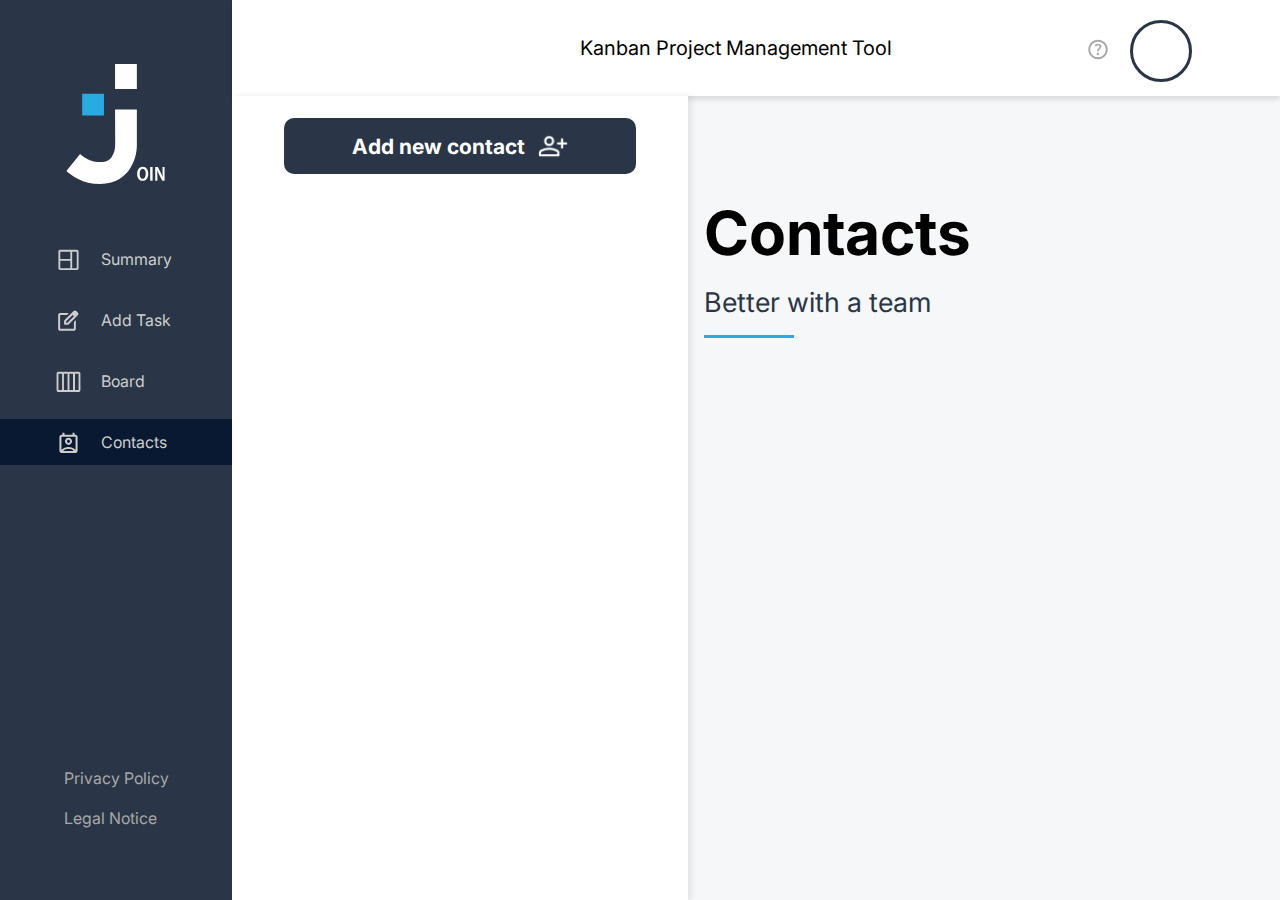
<file: absoluter_muss.html>
<!DOCTYPE html>
<html lang="en">

<head>
    <meta charset="UTF-8">
    <meta name="viewport" content="width=device-width, initial-scale=1.0">
    <title>Contact</title>
    <link rel="stylesheet" href="./styles/Side-Navigation.css">
    <script src="scripts/Side-Navigation.js"></script>
    <link rel="icon" type="image/png" href="./assets/favicon/favicon-96x96.png" sizes="96x96" />
    <link rel="icon" type="image/svg+xml" href="./assets/favicon/favicon.svg" />
    <link rel="shortcut icon" href="./assets/favicon/favicon.ico" />
    <script src="./scripts/contacts.js"></script>
    <script src="./scripts/render-contacts.js"></script>
    <script src="./script.js"></script>
    <script src="./host.js"></script>
    <link rel="apple-touch-icon" sizes="180x180" href="./assets/favicon/apple-touch-icon.png" />
    <meta name="apple-mobile-web-app-title" content="JOIN" />
    <link rel="manifest" href="./assets/favicon/site.webmanifest" />
    <link rel="stylesheet" href="./styles/standard.css">
    <link rel="stylesheet" href="./styles/contacts.css">
    <script src="./array.js"></script>
    <script src="scripts/login.js"></script>
</head>

<body id="body" onclick="hideSubMenu(); hideAddNewContact(event); hideEditDeleteMenu(event)"
    onload="sideNavigation(); Init()">
    <div class="side-navigation">
        <img class="logo-icon" src="assets/img/Join-logo-white.svg" alt="">
        <div class="menu">
            <div class="menu-sections">
                <img class="menu-icons" src="assets/icons/summary-icon.svg" alt="">
                <a href="./summary.html">Summary</a>
            </div>
            <div class="menu-sections">
                <img class="menu-icons" src="assets/icons/add-task-icon.svg" alt="">
                <a href="./add-task.html">Add Task</a>
            </div>
            <div class="menu-sections">
                <img class="menu-icons" src="assets/icons/board-icon.svg" alt="">
                <a href="./board.html">Board</a>
            </div>
            <div class="menu-sections activated">
                <img class="menu-icons" src="assets/icons/contacts-icon.svg" alt="">
                <a href="./contacts.html">Contacts</a>
            </div>
        </div>
        <div class="Privacy-section">
            <a onclick="renderPrivacyPolicyTemplateLoggedInUser()" href="#">Privacy Policy</a>
            <a onclick="renderLegalNoticeTemplateLoggedInUser()" href="#">Legal Notice</a>
        </div>
    </div>
    <div class="website-body">
        <header>
            <div class="header-content">
                <img class="header-Join-Logo" src="./assets/img/capa.png" alt="">
                <p>Kanban Project Management Tool</p>
                <div class="d-flex-column">
                    <div id="help-user" class="help-user">
                        <a onclick="openHelpHtml()"><img src="assets/icons/help-symbol-icon-default.svg" alt=""
                                style="cursor: pointer;"></a>
                        <span onclick="showSubmenu(event)" class="user" id="user"></span>
                    </div>
                    <div onclick="stopEventBubbling(event)" id="Submenu" class="Submenu" style="display: none;">
                        <a onclick="openHelpHtml()" href="#" class="Submenu-buttons d-none1">Help</a>
                        <a onclick="renderLegalNotceTemplateLoggedInUser()" href="#" class="Submenu-buttons"> Legal
                            Notice </a>
                        <a onclick="renderPrivacyPolicyTemplateLoggedInUser()" href="./privacy-and-legal.html"
                            class="Submenu-buttons"> Privacy Policy</a>
                        <a onclick="logOut()" href="./login.html" class="Submenu-buttons"> Log out </a>
                    </div>
                </div>
            </div>
        </header>

        <section id="contactDeleteUserOverlay" class="contact_delete_user_overlay_section" style="display: none">
            <form class="contact_overlay_task">
                <div class="contact_overlay_logo">
                    <img src="./assets/img/capa.png" alt="" />
                </div>
                <div class="contact_overly_img_task_name_container">
                    <h1>Are you sure do delete that contact?</h1>
                </div>
                <div class="contact_overlay_button_container">
                    <div class="contact_overlay_button">
                        <button onclick="saveTaskCreateNewTask(event)">NO</button>
                        <button onclick="saveTaskGoToBoard(event)">YES</button>
                    </div>
                </div>
            </form>
        </section>



        <div class="Contacts-body">
            <div id="Contacts" class="Contacts">
                <div onclick="loadAddNewContact(event)" class="addNewContact-button">
                    <h2>Add new contact</h2>
                    <img src="./assets/img/person_add.png" alt="">
                </div>
                <div id="ContactsList" onclick="hideContact()" class="ContactsList"></div>
                <div onclick="loadAddNewContact(event)" class="Addtask-mobile d-none4"></div>
            </div>
            <div id="headline-contact" class="headline-contact d-none3">
                <div class="contacts_headline">
                    <h2>Contacts</h2>
                    <div class="line1"></div>
                    <p>Better with a team</p>
                    <div class="line3"></div>
                </div>
                <div id="all-information" class="all-information d-none">
                    <div class="Profile-Information">
                        <div id="badgeBackgroundColor" class="Profile-Badge1">
                            <h2 id="Profile-Badge1"></h2>
                        </div>
                        <div class="editdelete-top">
                            <h2 id="editdelete-name"></h2>
                            <div class="edit-delete">
                                <div id="editContact" class="edit">
                                    <div class="pencil-image"></div>
                                    <p>Edit</p>
                                </div>
                                <div id="deleteContact" class="edit">
                                    <div class="trash-image"></div>
                                    <p>Delete</p>
                                </div>
                            </div>
                        </div>
                    </div>
                    <div class="Contact-Information">
                        <h4>Contact Information</h4>
                    </div>
                    <div class="email-phone">
                        <div class="email">
                            <h4>Email</h4>
                            <p id="email"></p>
                        </div>
                        <div class="phone">
                            <h4>Phone</h4>
                            <p id="phone">+49 1111 111 11 1</p>
                        </div>
                    </div>
                </div>
                <div onclick="showEditDeleteMenu(event)" class="edit-delete-mobile d-none4"></div>
                <img onclick="hideContactMobile(event)" class="arrow-left d-none5"
                    src="./assets/img/arrow-left-line.png" alt="">
                <div id="editdelete-menu" class="editdelete-menu d-none">
                    <div id="editContactMobile" class="editdelete-flex">
                        <img src="./assets/img/pencil-contacts.png" alt="">
                        <h2>Edit</h2>
                    </div>
                    <div id="deleteContactMobile" class="editdelete-flex">
                        <img src="./assets/img/trash-contacts.png" alt="">
                        <h2>Delete</h2>
                    </div>
                </div>
                <div id="ContactCreated" style="display: none;" class="ContactCreated">
                    <p>Contact succesfully created</p>
                </div>
            </div>
            <div onclick="stopPropagation(event)" id="addNewContact" class="addNewContact d-none">
                <div class="headline-addContact">
                    <img src="./assets/img/Join-logo-white.svg" alt="">
                    <div class="Addcontact">
                        <div class="Addcontact-text">
                            <h2 id="headlineAddContacth2">Add Contact</h2>
                            <p id="headlineAddContactP">Tasks are better with a team!</p>
                        </div>
                        <div class="line2"></div>
                    </div>
                </div>
                <div onclick="hideAddNewContact(event)" class="close"> </div>
                <div id="addContactProfilePicture" class="addContactProfilePicture">
                </div>
                <form id="form">
                    <div class="addContactInput">
                        <input class="margin_null" id="input-name" type="text" placeholder="Name" required>
                        <input id="input-email" type="email" placeholder="Email" required>
                        <input id="input-phone" type="number" placeholder="Phone" required>

                    </div>
                    <div id="cancelCreate" style="display: none;" class="cancel-create">

                        <div onclick="hideAddNewContact(event)" class="Cancel">
                            <h3>Cancel</h3>
                        </div>
                        <button type="submit" class="Create" onclick="createNewContact(event)">
                            <h3>Create contact</h3>
                            <img src="./assets/img/check.png" alt="">
                        </button>
                    </div>
                </form>
                <div id="deleteSave" class="cancel-create">
                    <div id="DeleteEditContact" class="Cancel DeleteEditContact">
                        <h3>Delete</h3>
                    </div>
                    <div id="saveEditContact" class="Create saveEditContact">
                        <h3>Save</h3>
                        <img src="./assets/img/check.png" alt="">
                    </div>
                </div>
            </div>
        </div>
        <div class="orientation-warning" id="orientationWarning">
            <div class="warning-container">
                <p>This page has been optimized for use in portrait mode.</p>
                <p>Please rotate your mobile device.</p>
                <div class="tilt-device-icon">
                    <svg xmlns="http://www.w3.org/2000/svg" height="40px" viewBox="0 -960 960 960" width="40px"
                        fill="#FFFFFF">
                        <path
                            d="M509.33-188 188-509.33q-19.67-21-19.67-48.67T188-606.67l168.67-168q19.66-21 47.99-21 28.32 0 49.34 21l321.33 321.34q20.34 20.33 20.34 48.66 0 28.34-20.34 48.67L606.67-188q-19.67 21-48 21-28.32 0-49.34-21ZM558-233.33l171.33-171.34-324-324.66L234-558l324 324.67ZM478.67.67q-98.68 0-185.89-37.5-87.21-37.5-152.5-103Q75-205.33 37.5-292.62 0-379.91 0-478.67h66.67q0 77 27 146.34 27 69.33 74.5 123.66 47.5 54.34 112.83 89.84T422.33-73L300.67-194.67 348-242 578.67-11.33q-24 6.66-49.49 9.33Q503.69.67 478.67.67Zm414.66-479.34q0-77-26.66-146.33-26.67-69.33-73.84-124-47.16-54.67-112.16-90.5t-141-46.17L660-765.33 612.67-718 382-948.67q24-6 48.17-8.66 24.16-2.67 48.5-2.67 99.66 0 187.16 37.83 87.5 37.84 153 103.34t103.34 153Q960-578.33 960-478.67h-66.67ZM482-481.33Z" />
                    </svg>
                </div>
            </div>
        </div>
        <script>
            window.addEventListener('orientationchange', checkOrientation);
            window.addEventListener('resize', checkOrientation);
            checkOrientation();
        </script>
</body>

</html>
</file>
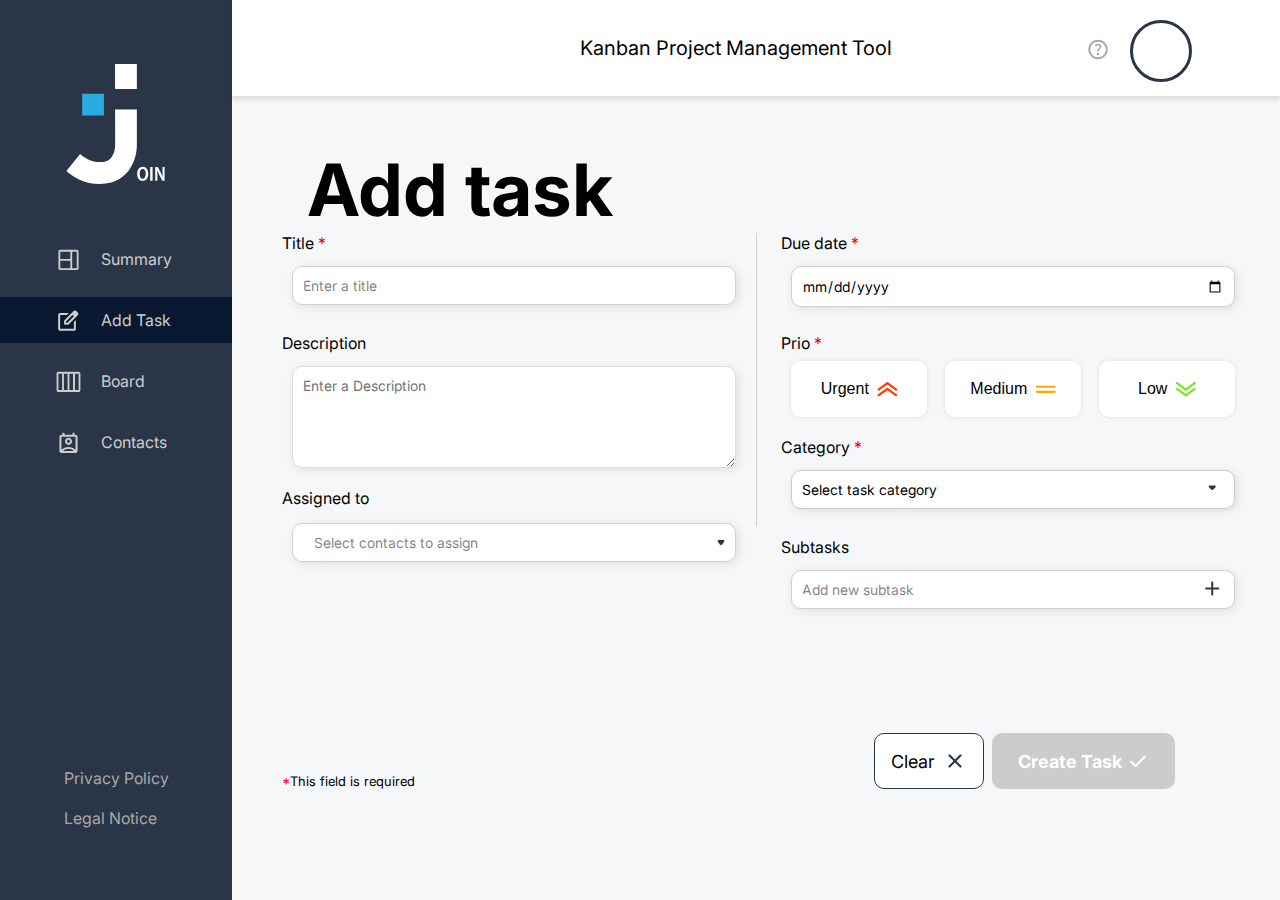
<file: add-task.html>
<!DOCTYPE html>
<html lang="de">
  <head>
    <meta charset="UTF-8" />
    <meta name="viewport" content="width=device-width, initial-scale=1.0" />

    <link rel="icon" type="image/png" href="./assets/favicon/favicon-96x96.png" sizes="96x96" />
    <link rel="icon" type="image/svg+xml" href="./assets/favicon/favicon.svg" />
    <link rel="shortcut icon" href="./assets/favicon/favicon.ico" />
    <link rel="apple-touch-icon" sizes="180x180" href="./assets/favicon/apple-touch-icon.png" />
    <meta name="apple-mobile-web-app-title" content="JOIN" />

    <title>Add task</title>

    <link href="https://fonts.googleapis.com/css2?family=Inter:ital,opsz@0,14..32;1,14..32&display=swap" rel="stylesheet" />

    <link rel="stylesheet" href="./styles/standard.css" />
    <link rel="stylesheet" href="./styles/summary.css" />
    <link rel="stylesheet" href="./styles/add-task.css" />
    <link rel="stylesheet" href="./styles/Side-Navigation.css" />
    <link rel="stylesheet" href="./styles/add-task-responsive.css" />
    <script src="./scripts/firebase.js"></script>
    <script src="./scripts/Side-Navigation.js"></script>
    <script src="./scripts/add-task-edit-subtask.js"></script>
    <script src="./array.js"></script>
    <script src="./scripts/add-task-assigned-user.js"></script>
    <script src="./scripts/add-task-prio.js"></script>
    <script src="./script.js"></script>
    <script src="./scripts/add-task.js"></script>
    <script src="./templates/addTaskTemplates.js"></script>
    <script src="./host.js"></script>
  </head>

  <body onload="addTaskOnInit()" onclick="handleDropdownBodyClick(), hideSubMenu()">
    <div class="side-navigation">
      <img class="logo-icon" src="assets/img/Join-logo-white.svg" alt="" />
      <div class="menu">
        <a href="./summary.html">
          <div class="menu-sections">
            <img class="menu-icons" src="assets/icons/summary-icon.svg" alt="" />
            <span>Summary</span>
          </div>
        </a>
        <a href="./add-task.html">
          <div class="menu-sections activated">
            <img class="menu-icons" src="assets/icons/add-task-icon.svg" alt="" />
            <span>Add Task</span>
          </div>
        </a>
        <a href="./board.html">
          <div class="menu-sections">
            <img class="menu-icons" src="assets/icons/board-icon.svg" alt="" />
            <span>Board</span>
          </div>
        </a>
        <a href="./contacts.html">
          <div class="menu-sections">
            <img class="menu-icons" src="assets/icons/contacts-icon.svg" alt="" />
            <span>Contacts</span>
          </div>
        </a>
      </div>
      <div class="Privacy-section">
        <a onclick="renderPrivacyPolicyTemplateLoggedInUser()" href="#">Privacy Policy</a>
        <a onclick="renderLegalNoticeTemplateLoggedInUser()" href="#">Legal Notice</a>
      </div>
    </div>
    <div class="website-body">
      <header>
        <div class="header-content">
          <img class="header-Join-Logo" src="./assets/img/capa.png" alt="" />
          <p>Kanban Project Management Tool</p>
          <div class="d-flex-column">
            <div id="help-user" class="help-user">
              <a href="./help.html"><img src="assets/icons/help-symbol-icon-default.svg" alt="" style="cursor: pointer" /></a>
              <span onclick="showSubmenu(event)" class="user" id="user"></span>
            </div>
            <div onclick="stopEventBubbling(event)" id="Submenu" class="Submenu" style="display: none">
              <a onclick="openHelpHtml()" href="#" class="Submenu-buttons d-none1">Help</a>
              <a onclick="renderLegalNoticeTemplateLoggedInUser()" href="#" class="Submenu-buttons"> Legal Notice </a>
              <a onclick="renderPrivacyPolicyTemplateLoggedInUser()" href="./privacy-and-legal.html" class="Submenu-buttons"> Privacy Policy</a>
              <a onclick="logOut()" href="./login.html" class="Submenu-buttons"> Log out </a>
            </div>
          </div>
        </div>
      </header>
      <section id="addTaskOverlayNextStep" class="add_task_overlay" style="display: none">
        <form class="add_task_overlay_task">
          <div class="add_task_overlay_logo">
            <img src="./assets/img/capa.png" alt="" />
          </div>
          <div class="add_task_overly_img_task_name_container">
            <h1>Choose Your Next Action for the Task</h1>
          </div>
          <div class="add_task_overlay_button_container">
            <div class="add_task_overlay_button">
              <button onclick="goBackToAddTask(event)">Go back and make changes</button>
              <button onclick="saveTaskCreateNewTask(event)">Save task and add another</button>
              <button onclick="saveTaskGoToBoard(event)">Save task and go to board</button>
            </div>
          </div>
        </form>
      </section>
      <div class="addTask">
        <div class="add_task_title">
          <h1>Add task</h1>
        </div>

        <main class="add_task_body">
          <form id="addTaskForm" class="add_task_main_content" oninput="checkFormFilled()">
            <div class="form-wrapper">
              <div class="form-column-left">
                <div class="form-group required_focus add_task_for_error_height">
                  <label for="task-title">Title <span class="required-icon">*</span></label>
                  <input
                    oninput="checkFormValidityFromInputFieldTitle()"
                    class=""
                    type="text"
                    id="task-title"
                    name="title"
                    placeholder="Enter a title"
                    required
                  />
                  <small style="display: none" class="add_task_error" id="addTaskTitleErrorInput">Please enter a valid task title</small>
                </div>
                <div class="form-group">
                  <label for="task-description">Description</label>
                  <textarea class="addTaskDescription" id="task-description" name="description" placeholder="Enter a Description"></textarea>
                </div>
                <div class="assigned_to_container">
                  <label id="assigned-to-label" for="addTaskSearchContacts">Assigned to</label>
                  <div id="assigned" class="add_task_dropdown" onclick="openDropdown(event)">
                    <input
                      type="text"
                      id="addTaskSearchContacts"
                      aria-labelledby="assigned-to-label"
                      placeholder="Select contacts to assign"
                      oninput="addTaskSearchUser()"
                    />
                    <img id="dropDownArrow" src="./assets/img/arrow_drop_down.png" alt="" onclick="openDropdown(event)" />
                  </div>
                  <div id="addTaskDropdown" class="custom_dropdown" onclick="event.stopPropagation()"></div>
                  <div id="selectedUsers" class="selected_users"></div>
                </div>
              </div>
              <div class="separator"></div>
              <div class="form-column-right">
                <div class="form-group required_focus add_task_for_error_height">
                  <label for="task-due-date">Due date <span class="required-icon">*</span></label>
                  <input
                    oninput="checkFormValidityFromInputFieldDueDate()"
                    class=""
                    type="date"
                    id="task-due-date"
                    name="due-date"
                    placeholder="dd/mm/yyyy"
                    required
                  />
                  <small style="display: none" class="add_task_error" id="addTaskDateErrorInput">Please enter a valid due date.</small>
                </div>
                <div class="prio-group">
                  <span id="prio-label">Prio <span class="required-icon">*</span></span>
                  <div class="prio-options" aria-labelledby="prio-label">
                    <button type="button" class="prio-btn" id="urgent-btn" onclick="setUrgent()" aria-label="Set priority to urgent">
                      <span>Urgent</span>
                      <svg id="urgent-svg" width="21" height="16" viewBox="0 0 21 16" fill="none" xmlns="http://www.w3.org/2000/svg">
                        <g clip-path="url(#clip0_156_943)">
                          <path
                            d="M19.2597 15.4464C19.0251 15.4468 18.7965 15.3719 18.6077 15.2328L10.3556 9.14965L2.10356 15.2328C1.98771 15.3184 1.85613 15.3803 1.71633 15.4151C1.57652 15.4498 1.43124 15.4567 1.28877 15.4354C1.14631 15.414 1.00944 15.3648 0.885997 15.2906C0.762552 15.2164 0.654943 15.1186 0.569314 15.0029C0.483684 14.8871 0.421712 14.7556 0.386936 14.6159C0.352159 14.4762 0.345259 14.331 0.366629 14.1887C0.409788 13.9012 0.565479 13.6425 0.799451 13.4697L9.70356 6.89926C9.89226 6.75967 10.1208 6.68433 10.3556 6.68433C10.5904 6.68433 10.819 6.75967 11.0077 6.89926L19.9118 13.4697C20.0977 13.6067 20.2356 13.7988 20.3057 14.0186C20.3759 14.2385 20.3747 14.4749 20.3024 14.6941C20.2301 14.9133 20.0904 15.1041 19.9031 15.2391C19.7159 15.3742 19.4907 15.4468 19.2597 15.4464Z"
                            fill="#FF3D00"
                          />
                          <path
                            d="M19.2597 9.69733C19.0251 9.69774 18.7965 9.62289 18.6077 9.48379L10.3556 3.40063L2.10356 9.48379C1.86959 9.6566 1.57651 9.72945 1.28878 9.68633C1.00105 9.6432 0.742254 9.48762 0.569318 9.25383C0.396382 9.02003 0.323475 8.72716 0.366634 8.43964C0.409793 8.15213 0.565483 7.89352 0.799455 7.72072L9.70356 1.15024C9.89226 1.01065 10.1208 0.935303 10.3556 0.935303C10.5904 0.935303 10.819 1.01065 11.0077 1.15024L19.9118 7.72072C20.0977 7.85763 20.2356 8.04974 20.3057 8.26962C20.3759 8.4895 20.3747 8.72591 20.3024 8.94509C20.2301 9.16427 20.0904 9.35503 19.9031 9.49012C19.7159 9.62521 19.4907 9.69773 19.2597 9.69733Z"
                            fill="#FF3D00"
                          />
                        </g>
                        <defs>
                          <clipPath id="clip0_156_943">
                            <rect width="20" height="14.5098" fill="white" transform="translate(0.355469 0.936768)" />
                          </clipPath>
                        </defs>
                      </svg>
                    </button>
                    <button type="button" class="prio-btn active" id="medium-btn" onclick="setMedium()" aria-label="Set priority to medium">
                      <span>Medium</span>
                      <svg id="medium-svg" width="21" height="8" viewBox="0 0 21 8" fill="none" xmlns="http://www.w3.org/2000/svg">
                        <g clip-path="url(#clip0_156_950)">
                          <path
                            d="M19.7596 7.91693H1.95136C1.66071 7.91693 1.38197 7.80063 1.17645 7.59362C0.970928 7.3866 0.855469 7.10584 0.855469 6.81308C0.855469 6.52032 0.970928 6.23955 1.17645 6.03254C1.38197 5.82553 1.66071 5.70923 1.95136 5.70923H19.7596C20.0502 5.70923 20.329 5.82553 20.5345 6.03254C20.74 6.23955 20.8555 6.52032 20.8555 6.81308C20.8555 7.10584 20.74 7.3866 20.5345 7.59362C20.329 7.80063 20.0502 7.91693 19.7596 7.91693Z"
                            fill="#FFA800"
                          />
                          <path
                            d="M19.7596 2.67376H1.95136C1.66071 2.67376 1.38197 2.55746 1.17645 2.35045C0.970928 2.14344 0.855469 1.86267 0.855469 1.56991C0.855469 1.27715 0.970928 0.996386 1.17645 0.789374C1.38197 0.582363 1.66071 0.466064 1.95136 0.466064L19.7596 0.466064C20.0502 0.466064 20.329 0.582363 20.5345 0.789374C20.74 0.996386 20.8555 1.27715 20.8555 1.56991C20.8555 1.86267 20.74 2.14344 20.5345 2.35045C20.329 2.55746 20.0502 2.67376 19.7596 2.67376Z"
                            fill="#FFA800"
                          />
                        </g>
                        <defs>
                          <clipPath id="clip0_156_950">
                            <rect width="20" height="7.45098" fill="white" transform="translate(0.855469 0.466064)" />
                          </clipPath>
                        </defs>
                      </svg>
                    </button>
                    <button type="button" class="prio-btn" id="low-btn" onclick="setLow()" aria-label="Set priority to low">
                      <span>Low</span>
                      <svg id="low-svg" width="21" height="16" viewBox="0 0 21 16" fill="none" xmlns="http://www.w3.org/2000/svg">
                        <path
                          d="M10.8555 9.69779C10.6209 9.69819 10.3923 9.62335 10.2035 9.48427L1.30038 2.91453C1.18454 2.82898 1.0867 2.72146 1.01245 2.59812C0.938193 2.47478 0.888977 2.33803 0.867609 2.19569C0.824455 1.90821 0.897354 1.61537 1.07027 1.3816C1.24319 1.14782 1.50196 0.992265 1.78965 0.949143C2.07734 0.906021 2.3704 0.978866 2.60434 1.15165L10.8555 7.23414L19.1066 1.15165C19.2224 1.0661 19.354 1.00418 19.4938 0.969432C19.6336 0.934685 19.7788 0.927791 19.9213 0.949143C20.0637 0.970495 20.2006 1.01967 20.324 1.09388C20.4474 1.16808 20.555 1.26584 20.6407 1.3816C20.7263 1.49735 20.7883 1.62882 20.823 1.7685C20.8578 1.90818 20.8647 2.05334 20.8433 2.19569C20.822 2.33803 20.7727 2.47478 20.6985 2.59812C20.6242 2.72146 20.5264 2.82898 20.4106 2.91453L11.5075 9.48427C11.3186 9.62335 11.0901 9.69819 10.8555 9.69779Z"
                          fill="#7AE229"
                        />
                        <path
                          d="M10.8555 15.4463C10.6209 15.4467 10.3923 15.3719 10.2035 15.2328L1.30038 8.66307C1.06644 8.49028 0.910763 8.2317 0.867609 7.94422C0.824455 7.65674 0.897354 7.3639 1.07027 7.13013C1.24319 6.89636 1.50196 6.7408 1.78965 6.69768C2.07734 6.65456 2.3704 6.7274 2.60434 6.90019L10.8555 12.9827L19.1066 6.90019C19.3405 6.7274 19.6336 6.65456 19.9213 6.69768C20.209 6.7408 20.4678 6.89636 20.6407 7.13013C20.8136 7.3639 20.8865 7.65674 20.8433 7.94422C20.8002 8.2317 20.6445 8.49028 20.4106 8.66307L11.5075 15.2328C11.3186 15.3719 11.0901 15.4467 10.8555 15.4463Z"
                          fill="#7AE229"
                        />
                      </svg>
                    </button>
                  </div>
                </div>
                <div class="form-group add_task_for_error_height">
                  <label for="task-category">Category <span class="required-icon">*</span></label>
                  <div class="custom-select-wrapper">
                    <select oninput="checkFormValidityFromInputFieldCategory()" class="custom-select" name="category" id="task-category" required>
                      <option value="" disabled selected>Select task category</option>
                      <option value="technical-tasks">Technical Tasks</option>
                      <option value="user-story">User Story</option>
                    </select>
                  </div>
                  <small style="display: none" class="add_task_error" id="addTaskCategoryErrorInput">Please enter a valid task category</small>
                </div>
                <div class="form-group">
                  <label for="task-subtasks">Subtasks</label>
                  <div class="subtasks-input">
                    <input type="text" id="task-subtasks" name="subtasks" placeholder="Add new subtask" />
                    <button type="button" class="add-subtask-btn" id="add-subtask-btn">
                      <svg width="25" height="24" viewBox="0 0 25 24" fill="none" xmlns="http://www.w3.org/2000/svg">
                        <mask id="mask0_75601_15213" style="mask-type: alpha" maskUnits="userSpaceOnUse" x="0" y="0" width="25" height="24">
                          <rect x="0.248535" width="24" height="24" fill="#D9D9D9" />
                        </mask>
                        <g mask="url(#mask0_75601_15213)">
                          <path
                            d="M11.2485 13H6.24854C5.9652 13 5.7277 12.9042 5.53604 12.7125C5.34437 12.5208 5.24854 12.2833 5.24854 12C5.24854 11.7167 5.34437 11.4792 5.53604 11.2875C5.7277 11.0958 5.9652 11 6.24854 11H11.2485V6C11.2485 5.71667 11.3444 5.47917 11.536 5.2875C11.7277 5.09583 11.9652 5 12.2485 5C12.5319 5 12.7694 5.09583 12.961 5.2875C13.1527 5.47917 13.2485 5.71667 13.2485 6V11H18.2485C18.5319 11 18.7694 11.0958 18.961 11.2875C19.1527 11.4792 19.2485 11.7167 19.2485 12C19.2485 12.2833 19.1527 12.5208 18.961 12.7125C18.7694 12.9042 18.5319 13 18.2485 13H13.2485V18C13.2485 18.2833 13.1527 18.5208 12.961 18.7125C12.7694 18.9042 12.5319 19 12.2485 19C11.9652 19 11.7277 18.9042 11.536 18.7125C11.3444 18.5208 11.2485 18.2833 11.2485 18V13Z"
                            fill="#2A3647"
                          />
                        </g>
                      </svg>
                    </button>
                    <div class="icons" id="iconsContainer">
                      <span class="clear-icon" id="clearIcon">
                        <svg width="25" height="24" viewBox="0 0 25 24" fill="none" xmlns="http://www.w3.org/2000/svg">
                          <mask id="mask0_75592_9957" style="mask-type: alpha" maskUnits="userSpaceOnUse" x="0" y="0" width="25" height="24">
                            <rect x="0.144531" width="24" height="24" fill="#D9D9D9" />
                          </mask>
                          <g mask="url(#mask0_75592_9957)">
                            <path
                              d="M12.1443 13.4L7.24434 18.3C7.061 18.4834 6.82767 18.575 6.54434 18.575C6.261 18.575 6.02767 18.4834 5.84434 18.3C5.661 18.1167 5.56934 17.8834 5.56934 17.6C5.56934 17.3167 5.661 17.0834 5.84434 16.9L10.7443 12L5.84434 7.10005C5.661 6.91672 5.56934 6.68338 5.56934 6.40005C5.56934 6.11672 5.661 5.88338 5.84434 5.70005C6.02767 5.51672 6.261 5.42505 6.54434 5.42505C6.82767 5.42505 7.061 5.51672 7.24434 5.70005L12.1443 10.6L17.0443 5.70005C17.2277 5.51672 17.461 5.42505 17.7443 5.42505C18.0277 5.42505 18.261 5.51672 18.4443 5.70005C18.6277 5.88338 18.7193 6.11672 18.7193 6.40005C18.7193 6.68338 18.6277 6.91672 18.4443 7.10005L13.5443 12L18.4443 16.9C18.6277 17.0834 18.7193 17.3167 18.7193 17.6C18.7193 17.8834 18.6277 18.1167 18.4443 18.3C18.261 18.4834 18.0277 18.575 17.7443 18.575C17.461 18.575 17.2277 18.4834 17.0443 18.3L12.1443 13.4Z"
                              fill="#2A3647"
                            />
                          </g>
                        </svg>
                      </span>
                      <div class="divider"></div>
                      <span class="check-icon" id="checkIcon" onclick="pushSubtaskArray()">
                        <svg width="25" height="24" viewBox="0 0 25 24" fill="none" xmlns="http://www.w3.org/2000/svg">
                          <mask id="mask0_75592_9963" style="mask-type: alpha" maskUnits="userSpaceOnUse" x="0" y="0" width="25" height="24">
                            <rect x="0.144531" width="24" height="24" fill="#D9D9D9" />
                          </mask>
                          <g mask="url(#mask0_75592_9963)">
                            <path
                              d="M9.69474 15.15L18.1697 6.675C18.3697 6.475 18.6072 6.375 18.8822 6.375C19.1572 6.375 19.3947 6.475 19.5947 6.675C19.7947 6.875 19.8947 7.1125 19.8947 7.3875C19.8947 7.6625 19.7947 7.9 19.5947 8.1L10.3947 17.3C10.1947 17.5 9.96141 17.6 9.69474 17.6C9.42807 17.6 9.19474 17.5 8.99474 17.3L4.69474 13C4.49474 12.8 4.3989 12.5625 4.40724 12.2875C4.41557 12.0125 4.51974 11.775 4.71974 11.575C4.91974 11.375 5.15724 11.275 5.43224 11.275C5.70724 11.275 5.94474 11.375 6.14474 11.575L9.69474 15.15Z"
                              fill="#2A3647"
                            />
                          </g>
                        </svg>
                      </span>
                    </div>
                  </div>
                  <div class="subtasks-list" id="subtasksList"></div>
                </div>
              </div>
            </div>
            <div class="form-buttons">
              <p class="required-hint"><span class="required-icon">*</span>This field is required</p>
              <div class="btn-wrapper">
                <div class="add_task_clear_button">
                  <button onclick="addTaskClearTask()" type="reset">
                    <p>Clear</p>
                    <img class="add_task_clear_button_image" src="./assets/img/Close.png" alt="" />
                    <img class="add_task_clear_button_image_hover" src="./assets/img/Close-blue.png" alt="" />
                  </button>
                </div>
                <div class="add_task_create_button">
                  <button id="createTaskButton" type="submit" class="create-btn" onclick="checkFormValidity(event)" disabled>
                    <p>Create Task</p>
                    <img src="./assets/img/check.png" alt="" />
                  </button>
                </div>
              </div>
            </div>
          </form>
        </main>
      </div>
    </div>
    <div class="orientation-warning" id="orientationWarning">
      <div class="warning-container">
        <p>This page has been optimized for use in portrait mode.</p>
        <p>Please rotate your mobile device.</p>
        <div class="tilt-device-icon">
          <svg xmlns="http://www.w3.org/2000/svg" height="40px" viewBox="0 -960 960 960" width="40px" fill="#FFFFFF">
            <path
              d="M509.33-188 188-509.33q-19.67-21-19.67-48.67T188-606.67l168.67-168q19.66-21 47.99-21 28.32 0 49.34 21l321.33 321.34q20.34 20.33 20.34 48.66 0 28.34-20.34 48.67L606.67-188q-19.67 21-48 21-28.32 0-49.34-21ZM558-233.33l171.33-171.34-324-324.66L234-558l324 324.67ZM478.67.67q-98.68 0-185.89-37.5-87.21-37.5-152.5-103Q75-205.33 37.5-292.62 0-379.91 0-478.67h66.67q0 77 27 146.34 27 69.33 74.5 123.66 47.5 54.34 112.83 89.84T422.33-73L300.67-194.67 348-242 578.67-11.33q-24 6.66-49.49 9.33Q503.69.67 478.67.67Zm414.66-479.34q0-77-26.66-146.33-26.67-69.33-73.84-124-47.16-54.67-112.16-90.5t-141-46.17L660-765.33 612.67-718 382-948.67q24-6 48.17-8.66 24.16-2.67 48.5-2.67 99.66 0 187.16 37.83 87.5 37.84 153 103.34t103.34 153Q960-578.33 960-478.67h-66.67ZM482-481.33Z"
            />
          </svg>
        </div>
      </div>
    </div>
    <script>
      window.addEventListener("orientationchange", checkOrientation);
      window.addEventListener("resize", checkOrientation);
      checkOrientation();
    </script>
  </body>
</html>
</file>
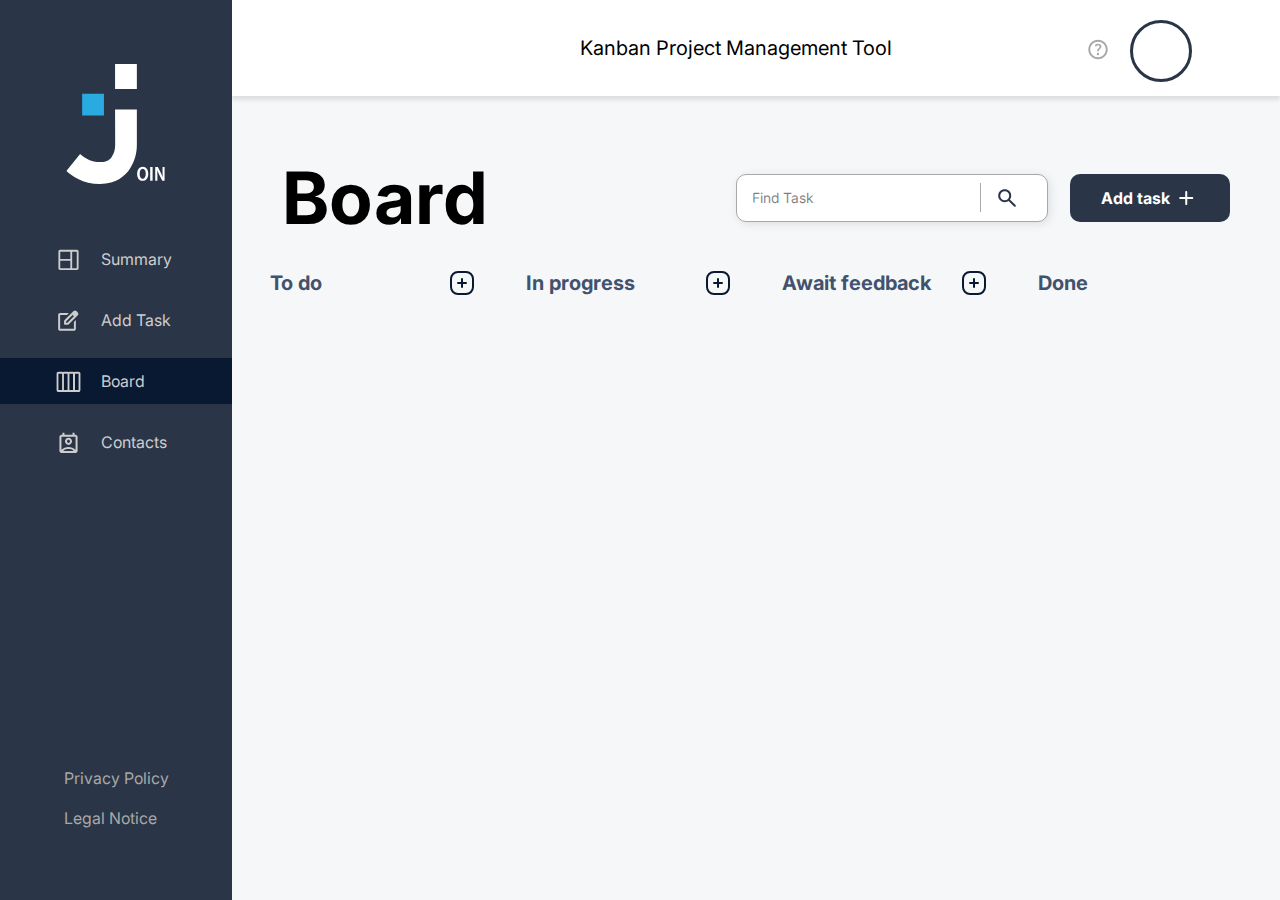
<file: board.html>
<!DOCTYPE html>
<html lang="en">
<head>
    <meta charset="UTF-8">
    <meta name="viewport" content="width=device-width, initial-scale=1.0">
    <link rel="icon" type="image/png" href="./assets/favicon/favicon-96x96.png" sizes="96x96" />
    <link rel="icon" type="image/svg+xml" href="./assets/favicon/favicon.svg" />
    <link rel="shortcut icon" href="./assets/favicon/favicon.ico" />
    <link rel="apple-touch-icon" sizes="180x180" href="./assets/favicon/apple-touch-icon.png" />
    <meta name="apple-mobile-web-app-title" content="JOIN" />
    <link rel="manifest" href="./assets/favicon/site.webmanifest" />
    <link rel="stylesheet" href="./style.css">
    <link rel="stylesheet" href="./styles/board.css">
    <link rel="stylesheet" href="./styles/board-edit-overlay.css">
    <link rel="stylesheet" href="./styles/add-task-responsive.css">
    <link rel="stylesheet" href="./styles/toast-message.css">
    <script src="./scripts/toast-message.js"></script>
    <script src="./array.js"></script>
    <script src="./scripts/add-task-board.js"></script>
    <script src="./scripts/add-task-edit-subtask.js"></script>
    <script src="./scripts/add-task.js"></script>
    <script src="./scripts/add-task-assigned-user.js"></script>
    <script src="./scripts/add-task-prio.js"></script>
    <script src="./script.js"></script>
    <script src="./scripts/board-add-task-edit.js"></script>
    <script src="./scripts/board.js"></script>
    <script src="./templates/boardTemplate.js"></script>
    <script src="./templates/addTaskTemplates.js"></script>
    <link rel="stylesheet" href="./styles/Side-Navigation.css">
    <script src="./scripts/board-add-task-overlay.js"></script>
    <script src="./scripts/board-render.js"></script>
    <script src="./scripts/Side-Navigation.js"></script>
    <script src="./host.js"></script>
    <title>Board</title>
</head>
<body onload="onInit()" onclick="hideSubMenu()">
    <div class="side-navigation">
        <img class="logo-icon" src="assets/img/Join-logo-white.svg" alt="">
        <div class="menu">
            <a href="./summary.html">
                <div class="menu-sections ">
                    <img class="menu-icons" src="assets/icons/summary-icon.svg" alt="">
                    <span>Summary</span>
                </div>
            </a>
            <a href="./add-task.html">
                <div class="menu-sections">
                    <img class="menu-icons" src="assets/icons/add-task-icon.svg" alt="">
                    <span>Add Task</span>
                </div>
            </a>
            <a href="./board.html">
                <div class="menu-sections activated">
                    <img class="menu-icons" src="assets/icons/board-icon.svg" alt="">
                    <span>Board</span>
                </div>
            </a>
            <a href="./contacts.html">
                <div class="menu-sections">
                    <img class="menu-icons" src="assets/icons/contacts-icon.svg" alt="">
                    <span>Contacts</span>
                </div>
            </a>
        </div>
        <div class="Privacy-section">
            <a onclick="renderPrivacyPolicyTemplateLoggedInUser()" href="#">Privacy Policy</a>
            <a onclick="renderLegalNoticeTemplateLoggedInUser()" href="#">Legal Notice</a>
        </div>
    </div>
    <div class="website-body">
        <header>
            <div class="header-content">
                <img class="header-Join-Logo" src="./assets/img/capa.png" alt="">
                <p>Kanban Project Management Tool</p>
                <div class="d-flex-column">
                    <div id="help-user" class="help-user">
                        <a onclick="openHelpHtml()"><img src="assets/icons/help-symbol-icon-default.svg" alt="" style="cursor: pointer;"></a>
                        <span onclick="showSubmenu(event)" class="user" id="user"></span>
                    </div>
                    <div onclick="stopEventBubbling(event)" id="Submenu" class="Submenu" style="display: none;">
                        <a onclick="openHelpHtml()" href="#" class="Submenu-buttons d-none1">Help</a>
                        <a onclick="renderLegalNoticeTemplateLoggedInUser()" href="#" class="Submenu-buttons"> Legal
                            Notice </a>
                        <a onclick="renderPrivacyPolicyTemplateLoggedInUser()" href="./privacy-and-legal.html"
                            class="Submenu-buttons"> Privacy Policy</a>
                        <a onclick="logOut()" href="./login.html" class="Submenu-buttons"> Log out </a>
                    </div>
                </div>
            </div>
        </header>
        <section class="main-content-wrapper">
            <div class="board_headline">
                <div class="title-search-section">
                    <h1 class="title">Board</h1>
                    <img src="./assets/img/plus_white_greyblue_background.png" alt="" onclick="showAddTaskOnBoard('toDo')">
                </div>
                    <div class="search-addtask-group">
                        <div class="search-container" id="searchContainer">
                            <input type="text" class="search-input" placeholder="Find Task" id="boardSearchInput" oninput="handleSearchInput()">
                            <div class="search-icon-wrapper">
                                <div class="search-separator"></div>
                                <svg class="search-icon" onclick="startSearch()" width="32" height="32" viewBox="0 0 32 32" fill="none" xmlns="http://www.w3.org/2000/svg">
                                    <mask id="mask0_75609_16019" style="mask-type:alpha" maskUnits="userSpaceOnUse" x="0" y="0" width="32" height="32">
                                    <rect width="32" height="32" fill="#D9D9D9"/>
                                    </mask>
                                    <g mask="url(#mask0_75609_16019)">
                                    <path d="M13.7118 20.2137C11.8946 20.2137 10.3567 19.5843 9.098 18.3256C7.83931 17.0669 7.20996 15.529 7.20996 13.7118C7.20996 11.8946 7.83931 10.3567 9.098 9.098C10.3567 7.83931 11.8946 7.20996 13.7118 7.20996C15.529 7.20996 17.0669 7.83931 18.3256 9.098C19.5843 10.3567 20.2137 11.8946 20.2137 13.7118C20.2137 14.4454 20.097 15.1372 19.8636 15.7874C19.6302 16.4376 19.3134 17.0127 18.9133 17.5129L24.5149 23.1145C24.6983 23.2979 24.79 23.5313 24.79 23.8147C24.79 24.0981 24.6983 24.3315 24.5149 24.5149C24.3315 24.6983 24.0981 24.79 23.8147 24.79C23.5313 24.79 23.2979 24.6983 23.1145 24.5149L17.5129 18.9133C17.0127 19.3134 16.4376 19.6302 15.7874 19.8636C15.1372 20.097 14.4454 20.2137 13.7118 20.2137ZM13.7118 18.2131C14.9622 18.2131 16.025 17.7755 16.9002 16.9002C17.7755 16.025 18.2131 14.9622 18.2131 13.7118C18.2131 12.4615 17.7755 11.3987 16.9002 10.5234C16.025 9.64815 14.9622 9.21053 13.7118 9.21053C12.4615 9.21053 11.3987 9.64815 10.5234 10.5234C9.64815 11.3987 9.21053 12.4615 9.21053 13.7118C9.21053 14.9622 9.64815 16.025 10.5234 16.9002C11.3987 17.7755 12.4615 18.2131 13.7118 18.2131Z" fill="#2A3647"/>
                                    </g>
                                </svg>
                            </div>
                        </div>
                        <button class="addtask-btn" id="addTaskBtn-Board" onclick="showAddTaskOnBoard('toDo')">
                            <span>Add task</span>
                            <svg width="25" height="24" viewBox="0 0 25 24" fill="#ffffff" xmlns="http://www.w3.org/2000/svg">
                                <mask id="mask0_75601_15213" style="mask-type:alpha" maskUnits="userSpaceOnUse" x="0" y="0" width="25" height="24">
                                <rect x="0.248535" width="24" height="24" fill="#D9D9D9"/>
                                </mask>
                                <g mask="url(#mask0_75601_15213)">
                                <path d="M11.2485 13H6.24854C5.9652 13 5.7277 12.9042 5.53604 12.7125C5.34437 12.5208 5.24854 12.2833 5.24854 12C5.24854 11.7167 5.34437 11.4792 5.53604 11.2875C5.7277 11.0958 5.9652 11 6.24854 11H11.2485V6C11.2485 5.71667 11.3444 5.47917 11.536 5.2875C11.7277 5.09583 11.9652 5 12.2485 5C12.5319 5 12.7694 5.09583 12.961 5.2875C13.1527 5.47917 13.2485 5.71667 13.2485 6V11H18.2485C18.5319 11 18.7694 11.0958 18.961 11.2875C19.1527 11.4792 19.2485 11.7167 19.2485 12C19.2485 12.2833 19.1527 12.5208 18.961 12.7125C18.7694 12.9042 18.5319 13 18.2485 13H13.2485V18C13.2485 18.2833 13.1527 18.5208 12.961 18.7125C12.7694 18.9042 12.5319 19 12.2485 19C11.9652 19 11.7277 18.9042 11.536 18.7125C11.3444 18.5208 11.2485 18.2833 11.2485 18V13Z" fill="#2A3647"/>
                                </g>
                                </svg>
                        </button>
                    </div>

            </div>



            <div class="main-content">
                <div class="board-column">
                    <div class="column-headline">
                        <h2>To do</h2>
                        <svg class="column-icon" onclick="showAddTaskOnBoard('toDo')" width="24" height="24" viewBox="0 0 24 24" fill="none" xmlns="http://www.w3.org/2000/svg">
                            <rect x="1" y="1" width="22" height="22" rx="7" stroke="#091931" stroke-width="2"/>
                            <path d="M12 8V16" stroke="#091931" stroke-width="2" stroke-linecap="round"/>
                            <path d="M16 12.0754L8 12.0754" stroke="#091931" stroke-width="2" stroke-linecap="round"/>
                        </svg>
                    </div>
                    <div class="column-content" id="toDoColumn" ondrop="move('toDo')" ondragover="allowDrop(event); highlight('toDoColumn')" ondragleave="removeHighlight('toDoColumn')">

                    </div>
                </div>
                <div class="board-column">
                    <div class="column-headline">
                        <h2>In progress</h2>
                        <svg class="column-icon" onclick="showAddTaskOnBoard('inProgress')" width="24" height="24" viewBox="0 0 24 24" fill="none" xmlns="http://www.w3.org/2000/svg">
                            <rect x="1" y="1" width="22" height="22" rx="7" stroke="#091931" stroke-width="2"/>
                            <path d="M12 8V16" stroke="#091931" stroke-width="2" stroke-linecap="round"/>
                            <path d="M16 12.0754L8 12.0754" stroke="#091931" stroke-width="2" stroke-linecap="round"/>
                        </svg>
                    </div>
                    <div class="column-content" id="inProgressColumn" ondrop="move('inProgress')" ondragover="allowDrop(event); highlight('inProgressColumn')" ondragleave="removeHighlight('inProgressColumn')"">

                    </div>
                </div>
                <div class="board-column">
                    <div class="column-headline">
                        <h2>Await feedback</h2>
                        <svg class="column-icon" onclick="showAddTaskOnBoard('awaitFeedback')" width="24" height="24" viewBox="0 0 24 24" fill="none" xmlns="http://www.w3.org/2000/svg">
                            <rect x="1" y="1" width="22" height="22" rx="7" stroke="#091931" stroke-width="2"/>
                            <path d="M12 8V16" stroke="#091931" stroke-width="2" stroke-linecap="round"/>
                            <path d="M16 12.0754L8 12.0754" stroke="#091931" stroke-width="2" stroke-linecap="round"/>
                        </svg>
                    </div>
                    <div class="column-content" id="awaitFeedbackColumn" ondrop="move('awaitFeedback')" ondragover="allowDrop(event); highlight('awaitFeedbackColumn')" ondragleave="removeHighlight('awaitFeedbackColumn')"">

                    </div>
                </div>
                <div class="board-column">
                    <div class="column-headline">
                        <h2>Done</h2>
                    </div>
                    <div class="column-content" id="doneColumn" ondrop="move('done')" ondragover="allowDrop(event); highlight('doneColumn')" ondragleave="removeHighlight('doneColumn')">
                    </div>
                </div>
            </div>
        </section>
    </div>
    <section class="site-ticket-overlay d_none" id="overlayID" onclick="closeOverlayOnClick(event), handleDropdownBodyClick()"></section>
    <div class="orientation-warning" id="orientationWarning">
        <div class="warning-container">
            <p>This page has been optimized for use in portrait mode.</p>
            <p>Please rotate your mobile device.</p>
            <div class="tilt-device-icon">
                <svg xmlns="http://www.w3.org/2000/svg" height="40px" viewBox="0 -960 960 960" width="40px" fill="#FFFFFF"><path d="M509.33-188 188-509.33q-19.67-21-19.67-48.67T188-606.67l168.67-168q19.66-21 47.99-21 28.32 0 49.34 21l321.33 321.34q20.34 20.33 20.34 48.66 0 28.34-20.34 48.67L606.67-188q-19.67 21-48 21-28.32 0-49.34-21ZM558-233.33l171.33-171.34-324-324.66L234-558l324 324.67ZM478.67.67q-98.68 0-185.89-37.5-87.21-37.5-152.5-103Q75-205.33 37.5-292.62 0-379.91 0-478.67h66.67q0 77 27 146.34 27 69.33 74.5 123.66 47.5 54.34 112.83 89.84T422.33-73L300.67-194.67 348-242 578.67-11.33q-24 6.66-49.49 9.33Q503.69.67 478.67.67Zm414.66-479.34q0-77-26.66-146.33-26.67-69.33-73.84-124-47.16-54.67-112.16-90.5t-141-46.17L660-765.33 612.67-718 382-948.67q24-6 48.17-8.66 24.16-2.67 48.5-2.67 99.66 0 187.16 37.83 87.5 37.84 153 103.34t103.34 153Q960-578.33 960-478.67h-66.67ZM482-481.33Z"/></svg>
            </div>
        </div>
    </div>
    <div id="toast-container"></div>
    <script>
        window.addEventListener('orientationchange', checkOrientation);
        window.addEventListener('resize', checkOrientation);
        checkOrientation();
    </script>
</body>
</html>
</file>
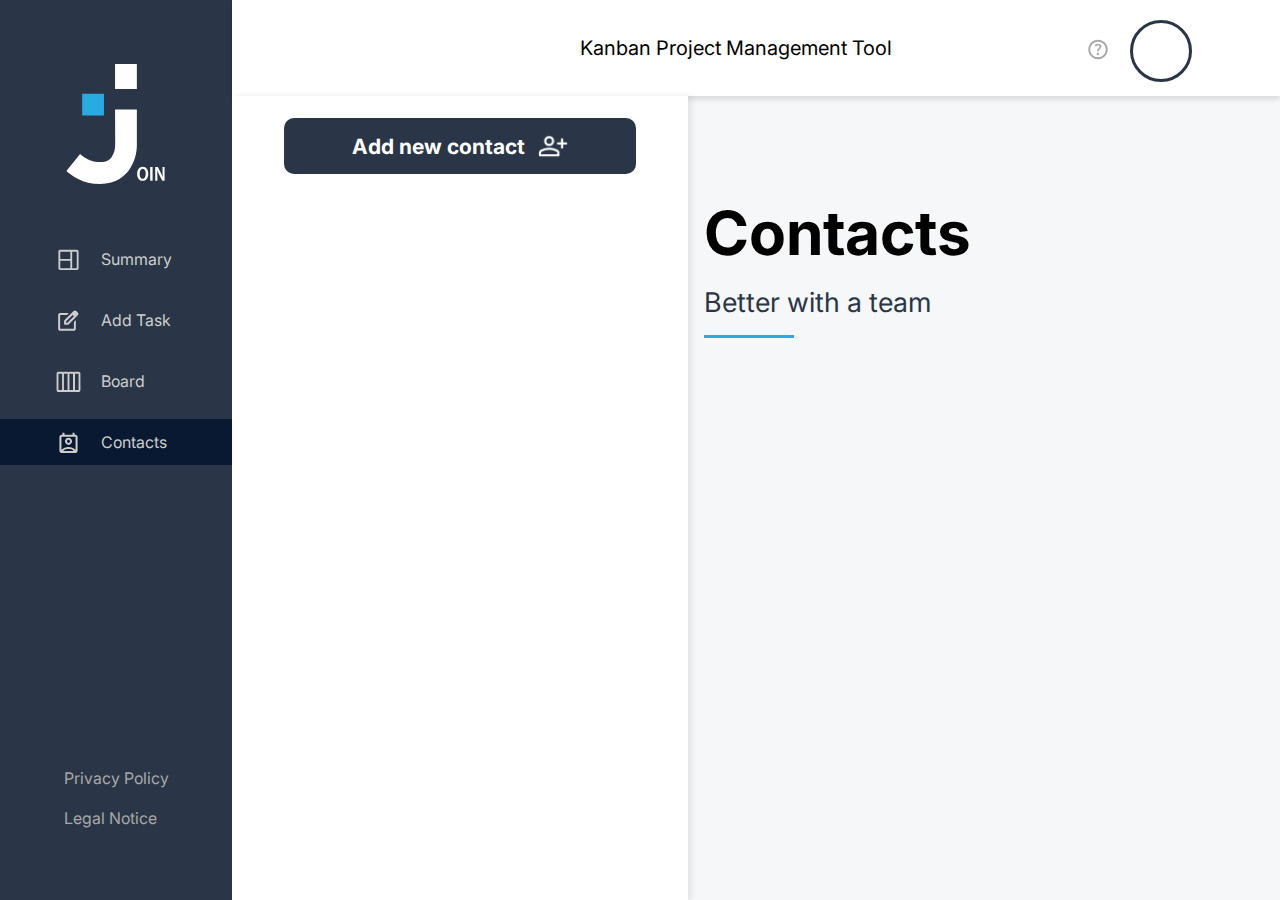
<file: contacts.html>
<!DOCTYPE html>
<html lang="en">

<head>
    <meta charset="UTF-8">
    <meta name="viewport" content="width=device-width, initial-scale=1.0">
    <title>Contact</title>
    <link rel="stylesheet" href="./styles/Side-Navigation.css">
    <script src="scripts/Side-Navigation.js"></script>
    <script src="scripts/firebase.js"></script>
    <link rel="icon" type="image/png" href="./assets/favicon/favicon-96x96.png" sizes="96x96" />
    <link rel="icon" type="image/svg+xml" href="./assets/favicon/favicon.svg" />
    <link rel="shortcut icon" href="./assets/favicon/favicon.ico" />
    <script src="./scripts/contacts.js"></script>
    <script src="./scripts/render-contacts.js"></script>
    <script src="./script.js"></script>
    <script src="./host.js"></script>
    <link rel="apple-touch-icon" sizes="180x180" href="./assets/favicon/apple-touch-icon.png" />
    <meta name="apple-mobile-web-app-title" content="JOIN" />
    <link rel="manifest" href="./assets/favicon/site.webmanifest" />
    <link rel="stylesheet" href="./styles/standard.css">
    <link rel="stylesheet" href="./styles/contacts.css">
    <link rel="stylesheet" href="./styles/toast-message.css">
    <script src="./array.js"></script>
    <script src="scripts/login.js"></script>
    <script src="./scripts/contacts-form-validation.js"></script>
    <script src="./scripts/toast-message.js"></script>
</head>

<body id="body" onclick="hideSubMenu(), hideAddNewContact(event), hideEditDeleteMenu(event)"
    onload="sideNavigation(),Init()">
    <div class="side-navigation">
        <img class="logo-icon" src="assets/img/Join-logo-white.svg" alt="">
        <div class="menu">
            <a href="./summary.html">
                <div class="menu-sections ">
                    <img class="menu-icons" src="assets/icons/summary-icon.svg" alt="">
                    <span>Summary</span>
                </div>
            </a>
            <a href="./add-task.html">
                <div class="menu-sections">
                    <img class="menu-icons" src="assets/icons/add-task-icon.svg" alt="">
                    <span>Add Task</span>
                </div>
            </a>
            <a href="./board.html">
                <div class="menu-sections">
                    <img class="menu-icons" src="assets/icons/board-icon.svg" alt="">
                    <span>Board</span>
                </div>
            </a>
            <a href="./contacts.html">
                <div class="menu-sections activated">
                    <img class="menu-icons" src="assets/icons/contacts-icon.svg" alt="">
                    <span>Contacts</span>
                </div>
            </a>
        </div>
        <div class="Privacy-section">
            <a onclick="renderPrivacyPolicyTemplateLoggedInUser()" href="#">Privacy Policy</a>
            <a onclick="renderLegalNoticeTemplateLoggedInUser()" href="#">Legal Notice</a>
        </div>
    </div>
    <div class="website-body">
        <header>
            <div class="header-content">
                <img class="header-Join-Logo" src="./assets/img/capa.png" alt="">
                <p>Kanban Project Management Tool</p>
                <div class="d-flex-column">
                    <div id="help-user" class="help-user">
                        <a onclick="openHelpHtml()"><img src="assets/icons/help-symbol-icon-default.svg" alt=""
                                style="cursor: pointer;"></a>
                        <span onclick="showSubmenu(event)" class="user" id="user"></span>
                    </div>
                    <div onclick="stopEventBubbling(event)" id="Submenu" class="Submenu" style="display: none;">
                        <a onclick="openHelpHtml()" href="#" class="Submenu-buttons d-none1">Help</a>
                        <a onclick="renderLegalNoticeTemplateLoggedInUser()" href="#" class="Submenu-buttons"> Legal
                            Notice </a>
                        <a onclick="renderPrivacyPolicyTemplateLoggedInUser()" href="./privacy-and-legal.html"
                            class="Submenu-buttons"> Privacy Policy</a>
                        <a onclick="logOut()" href="./login.html" class="Submenu-buttons"> Log out </a>
                    </div>
                </div>
            </div>
        </header>

        <section id="contactDeleteUserOverlay" class="contact_delete_user_overlay_section" style="display: none">
            <form class="contact_overlay_task">
                <div class="contact_overlay_logo">
                    <img src="./assets/img/capa.png" alt="" />
                </div>
                <div class="contact_overly_img_task_name_container">
                    <h1>Are you sure do delete that contact?</h1>
                </div>
                <div class="contact_overlay_button_container">
                    <div class="contact_overlay_button">
                        <button onclick="saveTaskCreateNewTask(event)">NO</button>
                        <button onclick="saveTaskGoToBoard(event)">YES</button>
                    </div>
                </div>
            </form>
        </section>



        <div class="Contacts-body">
            <div id="Contacts" class="Contacts">
                <div onclick="loadAddNewContact(event)" class="addNewContact-button">
                    <h2>Add new contact</h2>
                    <img src="./assets/img/person_add.png" alt="">
                </div>
                <div id="ContactsList" onclick="hideContact()" class="ContactsList"></div>
                <div onclick="loadAddNewContact(event)" class="Addtask-mobile d-none4"></div>
            </div>
            <div id="headline-contact" class="headline-contact d-none3">
                <div class="contacts_headline">
                    <h2>Contacts</h2>
                    <div class="line1"></div>
                    <p>Better with a team</p>
                    <div class="line3"></div>
                </div>
                <div id="all-information" class="all-information d-none">
                    <div class="Profile-Information">
                        <div id="badgeBackgroundColor" class="Profile-Badge1">
                            <h2 id="Profile-Badge1"></h2>
                        </div>
                        <div class="editdelete-top">
                            <h2 id="editdelete-name"></h2>
                            <div class="edit-delete">
                                <div id="editContact" class="edit">
                                    <div class="pencil-image"></div>
                                    <p>Edit</p>
                                </div>
                                <div id="deleteContact" class="edit">
                                    <div class="trash-image"></div>
                                    <p>Delete</p>
                                </div>
                            </div>
                        </div>
                    </div>
                    <div class="Contact-Information">
                        <h4>Contact Information</h4>
                    </div>
                    <div class="email-phone">
                        <div class="email">
                            <h4>Email</h4>
                            <p id="email"></p>
                        </div>
                        <div class="phone">
                            <h4>Phone</h4>
                            <p id="phone">+49 1111 111 11 1</p>
                        </div>
                    </div>
                </div>
                <div onclick="showEditDeleteMenu(event)" class="edit-delete-mobile d-none4"></div>
                <img onclick="hideContactMobile(event)" class="arrow-left d-none5"
                    src="./assets/img/arrow-left-line.png" alt="">
                <div id="editdelete-menu" class="editdelete-menu d-none">
                    <div id="editContactMobile" class="editdelete-flex">
                        <img src="./assets/img/pencil-contacts.png" alt="">
                        <h2>Edit</h2>
                    </div>
                    <div id="deleteContactMobile" class="editdelete-flex">
                        <img src="./assets/img/trash-contacts.png" alt="">
                        <h2>Delete</h2>
                    </div>
                </div>
                <div id="ContactCreated" style="display: none;" class="ContactCreated">
                    <p>Contact succesfully created</p>
                </div>
            </div>
            <div onclick="stopPropagation(event)" id="addNewContact" class="addNewContact d-none">
                <div class="headline-addContact">
                    <img src="./assets/img/Join-logo-white.svg" alt="">
                    <div class="Addcontact">
                        <div class="Addcontact-text">
                            <h2 id="headlineAddContacth2">Add Contact</h2>
                            <p id="headlineAddContactP">Tasks are better with a team!</p>
                        </div>
                        <div class="line2"></div>
                    </div>
                </div>
                <div onclick="hideAddNewContact(event)" class="close"> </div>
                <div id="addContactProfilePicture" class="addContactProfilePicture">
                </div>
                <div class="addContactInput">
                    <div class="contact_input_container">
                        <input onblur="validateName()" oninput="resetValidation(this)" class="margin_null" id="input-name" type="text" placeholder="Name" required>
                        <small style="display: none;" id="contactsInputName" class="contact_input_mail_info contacts_d_none">Bitte geben Sie einen gültigen Namen ein.</small>  
                    </div>
                    <div class="contact_input_container">
                        <input onblur="validateEmail()" oninput="resetValidation(this)" id="input-email" type="email" placeholder="Email" required>
                        <small style="display: none;" id="contactsInputMail" class="contact_input_mail_info contacts_d_none">Bitte geben Sie eine gültige E-Mail-Adresse ein.</small>  
                    </div>
                    <div class="contact_input_container">
                        <input onblur="validatePhone()" oninput="resetValidation(this)" id="input-phone" type="number" placeholder="Phone" required>
                        <small style="display: none;" id="contactsInputPhone" class="contact_input_mail_info contacts_d_none">Bitte geben Sie eine gültige Telefonnummer mit mindestens 5 Ziffern ein.</small>   
                    </div>
                </div>
                <div id="cancelCreate" style="display: none;" class="cancel-create">
                    <div onclick="hideAddNewContact(event)" class="Cancel">
                        <h3>Cancel</h3>
                    </div>
                    <button id="createNewContactButton" onclick="createNewContact(event)" class="Create">
                        <h3>Create contact</h3>
                        <img src="./assets/img/check.png" alt="">
                    </button>
                    
                </div>
                <div id="deleteSave" class="cancel-create">
                    <div id="DeleteEditContact" class="Cancel DeleteEditContact">
                        <h3>Delete</h3>
                    </div>
                    <div id="saveEditContact" class="Create saveEditContact">
                        <h3>Save</h3>
                        <img src="./assets/img/check.png" alt="">
                    </div>
                </div>
            </div>
        </div>
        <div class="orientation-warning" id="orientationWarning">
            <div class="warning-container">
                <p>This page has been optimized for use in portrait mode.</p>
                <p>Please rotate your mobile device.</p>
                <div class="tilt-device-icon">
                    <svg xmlns="http://www.w3.org/2000/svg" height="40px" viewBox="0 -960 960 960" width="40px"
                        fill="#FFFFFF">
                        <path
                            d="M509.33-188 188-509.33q-19.67-21-19.67-48.67T188-606.67l168.67-168q19.66-21 47.99-21 28.32 0 49.34 21l321.33 321.34q20.34 20.33 20.34 48.66 0 28.34-20.34 48.67L606.67-188q-19.67 21-48 21-28.32 0-49.34-21ZM558-233.33l171.33-171.34-324-324.66L234-558l324 324.67ZM478.67.67q-98.68 0-185.89-37.5-87.21-37.5-152.5-103Q75-205.33 37.5-292.62 0-379.91 0-478.67h66.67q0 77 27 146.34 27 69.33 74.5 123.66 47.5 54.34 112.83 89.84T422.33-73L300.67-194.67 348-242 578.67-11.33q-24 6.66-49.49 9.33Q503.69.67 478.67.67Zm414.66-479.34q0-77-26.66-146.33-26.67-69.33-73.84-124-47.16-54.67-112.16-90.5t-141-46.17L660-765.33 612.67-718 382-948.67q24-6 48.17-8.66 24.16-2.67 48.5-2.67 99.66 0 187.16 37.83 87.5 37.84 153 103.34t103.34 153Q960-578.33 960-478.67h-66.67ZM482-481.33Z" />
                    </svg>
                </div>
            </div>
        </div>
        <div id="toast-container"></div>
        <script>
            window.addEventListener('orientationchange', checkOrientation);
            window.addEventListener('resize', checkOrientation);
            checkOrientation();
        </script>
</body>

</html>
</file>
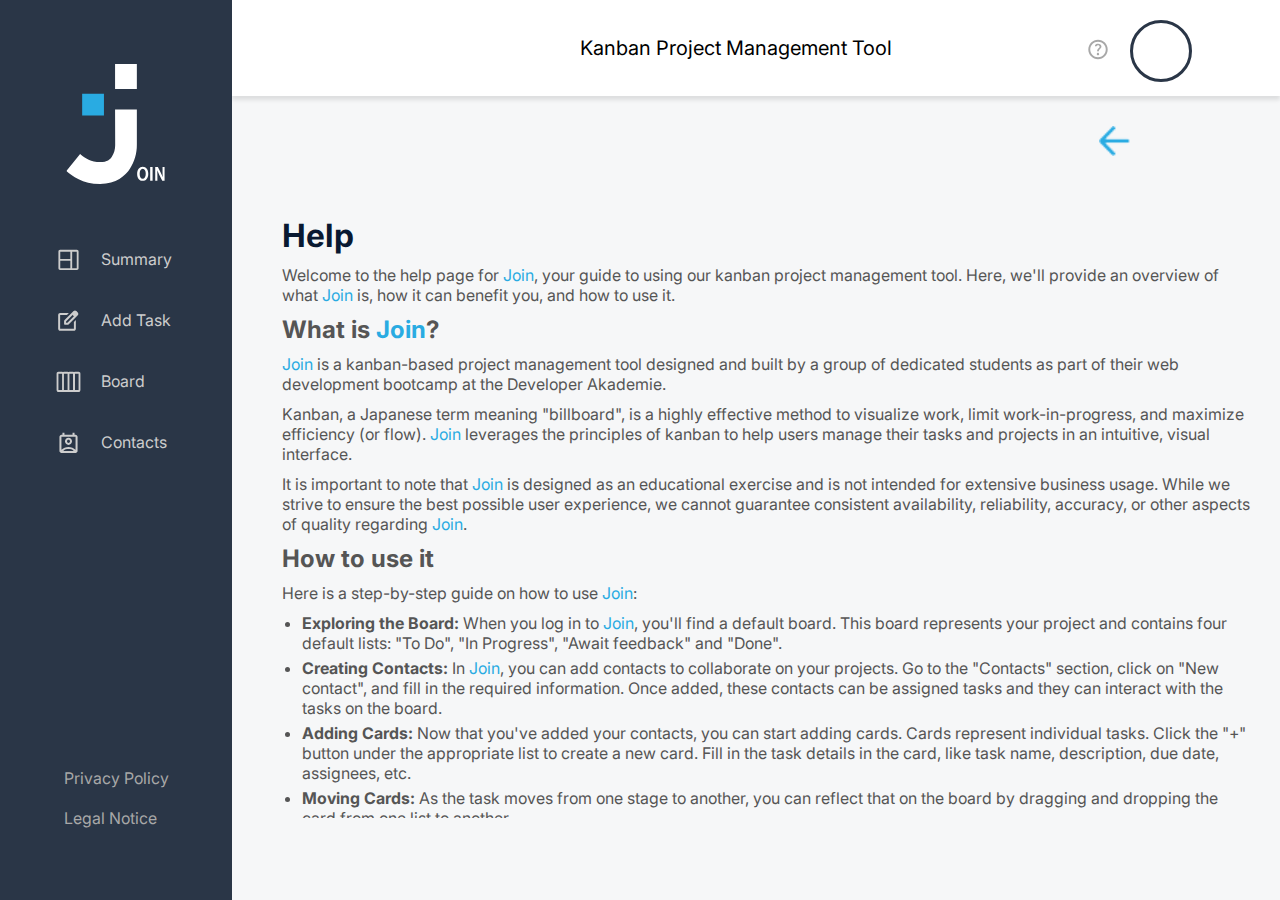
<file: help.html>
<!DOCTYPE html>
<html lang="en">
  <head>
    <meta charset="UTF-8" />
    <meta name="viewport" content="width=device-width, initial-scale=1.0" />
    <title>Help</title>
    <link rel="shortcut icon" href="./assets/favicon/favicon.ico" type="image/x-icon" />
    <link rel="stylesheet" href="style.css" />
    <link rel="stylesheet" href="./styles/help-privacy-and-legal.css" />
    <script src="./scripts/Side-Navigation.js"></script>
    <link rel="stylesheet" href="./styles/Side-Navigation.css" />
    <script src="script.js"></script>
    <script src="./scripts/privacy_and_legal.js"></script>
    <script src="./host.js"></script>
  </head>

  <body class="pp_body" onclick="hideSubMenu(), hideAddNewContact(event)" onload="sideNavigation()">
    <div class="side-navigation">
      <img class="logo-icon" src="assets/img/Join-logo-white.svg" alt="" />
      <div class="menu">
        <div class="menu-sections">
          <img class="menu-icons" src="assets/icons/summary-icon.svg" alt="" />
          <a href="./summary.html">Summary</a>
        </div>
        <div class="menu-sections">
          <img class="menu-icons" src="assets/icons/add-task-icon.svg" alt="" />
          <a href="./add-task.html">Add Task</a>
        </div>
        <div class="menu-sections">
          <img class="menu-icons" src="assets/icons/board-icon.svg" alt="" />
          <a href="./board.html">Board</a>
        </div>
        <div class="menu-sections">
          <img class="menu-icons" src="assets/icons/contacts-icon.svg" alt="" />
          <a href="./contacts.html">Contacts</a>
        </div>
      </div>
      <div class="Privacy-section">
        <a onclick="renderPrivacyPolicyTemplateLoggedInUser()" href="#">Privacy Policy</a>
        <a onclick="renderLegalNoticeTemplateLoggedInUser()" href="#">Legal Notice</a>
      </div>
    </div>
    <div class="website-body">
      <header>
        <div class="header-content">
          <img class="header-Join-Logo" src="./assets/img/capa.png" alt="" />
          <p>Kanban Project Management Tool</p>
          <div class="d-flex-column">
            <div id="help-user" class="help-user">
              <a href="./help.html"><img src="assets/icons/help-symbol-icon-default.svg" alt="" style="cursor: pointer" /></a>
              <span onclick="showSubmenu(event)" class="user" id="user"></span>
            </div>
            <div onclick="stopEventBubbling(event)" id="Submenu" class="Submenu" style="display: none">
              <a onclick="openHelpHtml()" href="#" class="Submenu-buttons d-none1">Help</a>
              <a onclick="renderLegalNotceTemplateLoggedInUser()" href="#" class="Submenu-buttons"> Legal Notice </a>
              <a onclick="renderPrivacyPolicyTemplateLoggedInUser()" href="./privacy-and-legal.html" class="Submenu-buttons"> Privacy Policy</a>
              <a onclick="logOut()" href="./login.html" class="Submenu-buttons"> Log out </a>
            </div>
          </div>
        </div>
      </header>
      <div id="closeTab" class="pp_close_tab">
        <img id="returnArrow" onclick="backToThePage()" src="./assets/img/back_arrow.png" alt="Zurück zur ausgangsseite" />
      </div>
      <div class="terms_container">
        <div class="privacy_and_legal_privacy_plolicy_text_container">
          <div class="help_headline">
            <h1>Help</h1>
          </div>
          <p>
            Welcome to the help page for <span class="pp_highlight">Join</span>, your guide to using our kanban project management tool. Here, we'll
            provide an overview of what <span class="pp_highlight">Join</span> is, how it can benefit you, and how to use it.
          </p>
          <h2>What is <span class="pp_highlight">Join</span>?</h2>
          <p>
            <span class="pp_highlight">Join</span> is a kanban-based project management tool designed and built by a group of dedicated students as
            part of their web development bootcamp at the Developer Akademie.
          </p>

          <p>
            Kanban, a Japanese term meaning "billboard", is a highly effective method to visualize work, limit work-in-progress, and maximize
            efficiency (or flow). <span class="pp_highlight">Join</span> leverages the principles of kanban to help users manage their tasks and
            projects in an intuitive, visual interface.
          </p>

          <p>
            It is important to note that <span class="pp_highlight">Join</span> is designed as an educational exercise and is not intended for
            extensive business usage. While we strive to ensure the best possible user experience, we cannot guarantee consistent availability,
            reliability, accuracy, or other aspects of quality regarding <span class="pp_highlight">Join</span>.
          </p>

          <h2>How to use it</h2>
          <p>Here is a step-by-step guide on how to use <span class="pp_highlight">Join</span>:</p>
          <ul>
            <li>
              <strong>Exploring the Board:</strong> When you log in to <span class="pp_highlight">Join</span>, you'll find a default board. This board
              represents your project and contains four default lists: "To Do", "In Progress", "Await feedback" and "Done".
            </li>
            <li>
              <strong>Creating Contacts:</strong> In <span class="pp_highlight">Join</span>, you can add contacts to collaborate on your projects. Go
              to the "Contacts" section, click on "New contact", and fill in the required information. Once added, these contacts can be assigned
              tasks and they can interact with the tasks on the board.
            </li>
            <li>
              <strong>Adding Cards:</strong> Now that you've added your contacts, you can start adding cards. Cards represent individual tasks. Click
              the "+" button under the appropriate list to create a new card. Fill in the task details in the card, like task name, description, due
              date, assignees, etc.
            </li>
            <li>
              <strong>Moving Cards:</strong> As the task moves from one stage to another, you can reflect that on the board by dragging and dropping
              the card from one list to another.
            </li>
            <li>
              <strong>Deleting Cards:</strong> Once a task is completed, you can either move it to the "Done" list or delete it. Deleting a card will
              permanently remove it from the board. Please exercise caution when deleting cards, as this action is irreversible.
            </li>
          </ul>

          <p>
            Remember that using <span class="pp_highlight">Join</span> effectively requires consistent updates from you and your team to ensure the
            board reflects the current state of your project.
          </p>

          <p>
            Have more questions about <span class="pp_highlight">Join</span>? Feel free to contact us at [Your Contact Email]. We're here to help you!
          </p>

          <p>Enjoy using <span class="pp_highlight">Join</span>!</p>
        </div>
      </div>
    </div>
    <div class="orientation-warning" id="orientationWarning">
      <div class="warning-container">
        <p>This page has been optimized for use in portrait mode.</p>
        <p>Please rotate your mobile device.</p>
        <div class="tilt-device-icon">
          <svg xmlns="http://www.w3.org/2000/svg" height="40px" viewBox="0 -960 960 960" width="40px" fill="#FFFFFF">
            <path
              d="M509.33-188 188-509.33q-19.67-21-19.67-48.67T188-606.67l168.67-168q19.66-21 47.99-21 28.32 0 49.34 21l321.33 321.34q20.34 20.33 20.34 48.66 0 28.34-20.34 48.67L606.67-188q-19.67 21-48 21-28.32 0-49.34-21ZM558-233.33l171.33-171.34-324-324.66L234-558l324 324.67ZM478.67.67q-98.68 0-185.89-37.5-87.21-37.5-152.5-103Q75-205.33 37.5-292.62 0-379.91 0-478.67h66.67q0 77 27 146.34 27 69.33 74.5 123.66 47.5 54.34 112.83 89.84T422.33-73L300.67-194.67 348-242 578.67-11.33q-24 6.66-49.49 9.33Q503.69.67 478.67.67Zm414.66-479.34q0-77-26.66-146.33-26.67-69.33-73.84-124-47.16-54.67-112.16-90.5t-141-46.17L660-765.33 612.67-718 382-948.67q24-6 48.17-8.66 24.16-2.67 48.5-2.67 99.66 0 187.16 37.83 87.5 37.84 153 103.34t103.34 153Q960-578.33 960-478.67h-66.67ZM482-481.33Z"
            />
          </svg>
        </div>
      </div>
    </div>
    <script>
      window.addEventListener("orientationchange", checkOrientation);
      window.addEventListener("resize", checkOrientation);
      checkOrientation();
    </script>
  </body>
</html>
</file>
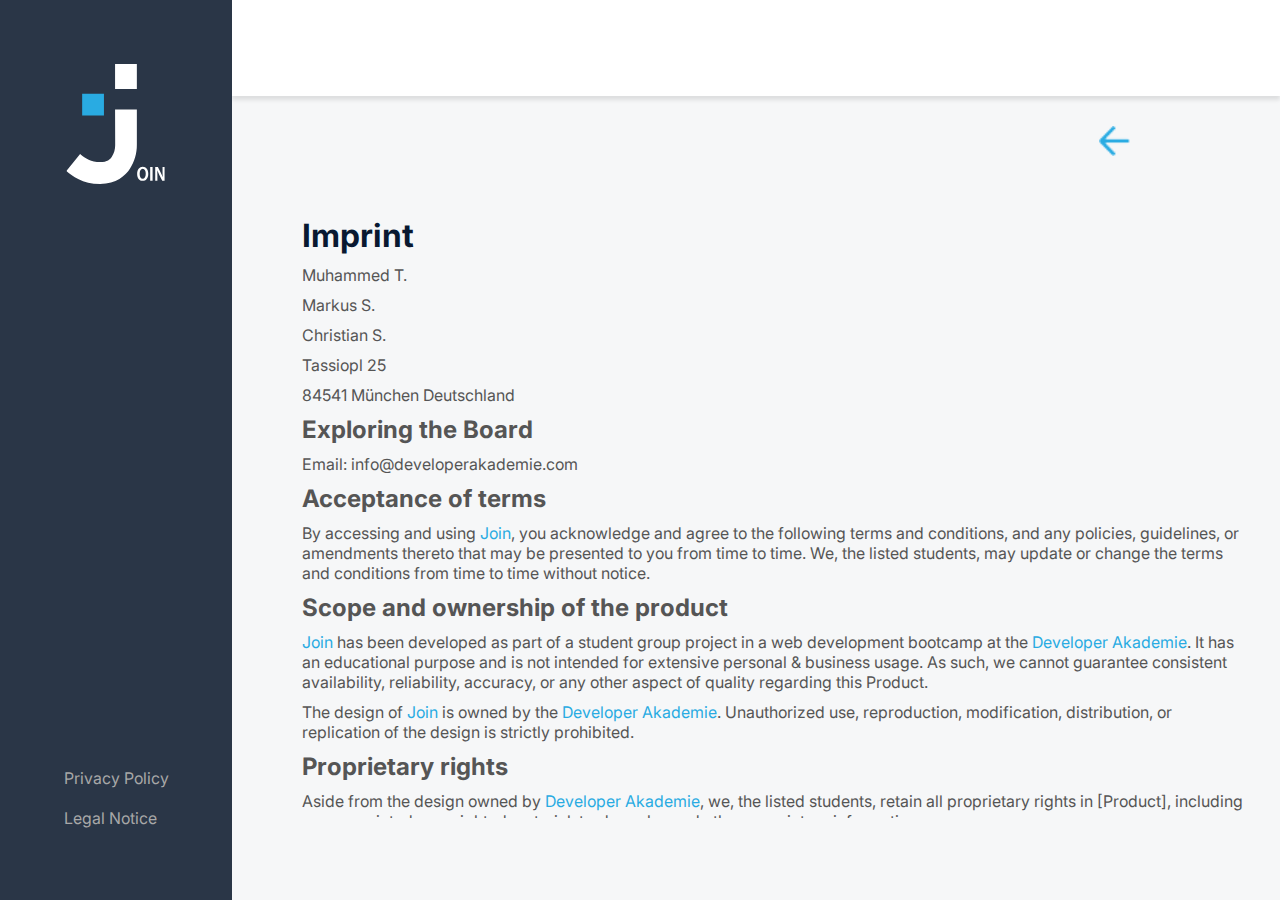
<file: legal.html>
<!DOCTYPE html>
<html lang="en">
  <head>
    <meta charset="UTF-8" />
    <meta name="viewport" content="width=device-width, initial-scale=1.0" />
    <title>terms</title>
    <link rel="stylesheet" href="./styles/standard.css" />
    <link rel="stylesheet" href="./styles/summary.css" />
    <link rel="icon" type="image/png" href="./assets/favicon/favicon-96x96.png" sizes="96x96" />
    <link rel="icon" type="image/svg+xml" href="./assets/favicon/favicon.svg" />
    <link rel="shortcut icon" href="./assets/favicon/favicon.ico" />
    <link rel="stylesheet" href="./styles/help-privacy-and-legal.css" />
    <meta name="apple-mobile-web-app-title" content="JOIN" />
    <link rel="manifest" href="./assets/favicon/site.webmanifest" />
    <script src="script.js"></script>
    <script src="./scripts/privacy_and_legal.js"></script>
    <script src="./templates/privacyAndLegalTemplate.js"></script>
    <script src="./scripts/login.js"></script>
    <link rel="stylesheet" href="./styles/Side-Navigation.css" />
    <link rel="stylesheet" href="./style.css" />
    <script src="./scripts/Side-Navigation.js"></script>
    <script src="./host.js"></script>
  </head>

  <body onclick="hideSubMenu(), hideAddNewContact(event)">
    <div class="side-navigation">
      <img class="logo-icon" src="assets/img/Join-logo-white.svg" alt="" />
      <div class="menu">
      </div>
      <div class="Privacy-section">
        <a onclick="renderPrivacyPolicyTemplateLoggedInUser()" href="#">Privacy Policy</a>
        <a onclick="renderLegalNoticeTemplateLoggedInUser()" href="#">Legal Notice</a>
      </div>
    </div>
    <div class="website-body">
      <header>
        <div class="header-content">
          <div class="d-flex-column">
            <div id="help-user" class="help-user">
            </div>
            <div onclick="stopEventBubbling(event)" id="Submenu" class="Submenu" style="display: none">
              <a onclick="openHelpHtml()" href="#" class="Submenu-buttons d-none1">Help</a>
              <a onclick="renderLegalNotceTemplateLoggedInUser()" href="#" class="Submenu-buttons"> Legal Notice </a>
              <a onclick="renderPrivacyPolicyTemplateLoggedInUser()" href="./privacy-and-legal.html" class="Submenu-buttons"> Privacy Policy</a>
              <a onclick="logOut()" href="./login.html" class="Submenu-buttons"> Log out </a>
            </div>
          </div>
        </div>
      </header>
      <div id="closeTab" class="pp_close_tab">
        <img id="returnArrow" onclick="backToThePage()" src="./assets/img/back_arrow.png" alt="Zurück zur ausgangsseite" />
      </div>
      <main id="termsContent" class="terms_container">
        <div class="privacy_and_legal_privacy_plolicy_text_container">

            <div class="privacy_and_legal_privacy_plolicy_text_container">
                <h1>Imprint</h1>
                <p>Muhammed T.</p>
                <p>Markus S.</p>
                <p>Christian S.</p>
                <p>Tassiopl 25</p>
                <p>84541 München Deutschland</p>
        
                <h2>Exploring the Board</h2>
                <p>Email: info@developerakademie.com</p>
            
                <h2>Acceptance of terms</h2>
                <p>By accessing and using <span class="pp_highlight">Join</span>, you acknowledge and agree to the following terms and conditions, and any policies, guidelines, or amendments thereto that may be presented to you from time to time. We, the listed students, may update or change the terms and conditions from time to time without notice.</p>
            
                <h2>Scope and ownership of the product</h2>
                <p><span class="pp_highlight">Join</span> has been developed as part of a student group project in a web development bootcamp at the <span class="pp_highlight">Developer Akademie</span>. It has an educational purpose and is not intended for extensive personal & business usage. As such, we cannot guarantee consistent availability, reliability, accuracy, or any other aspect of quality regarding this Product.</p>
        
                <p>The design of <span class="pp_highlight">Join</span> is owned by the <span class="pp_highlight">Developer Akademie</span>. Unauthorized use, reproduction, modification, distribution, or replication of the design is strictly prohibited.</p>
            
                <h2>Proprietary rights</h2>
                <p>Aside from the design owned by <span class="pp_highlight">Developer Akademie</span>, we, the listed students, retain all proprietary rights in [Product], including any associated copyrighted material, trademarks, and other proprietary information.</p>
        
                <h2>Use of the product</h2>
                <p><span class="pp_highlight">Join</span> is intended to be used for lawful purposes only, in accordance with all applicable laws and regulations. Any use of [Product] for illegal activities, or to harass, harm, threaten, or intimidate another person, is strictly prohibited. You are solely responsible for your interactions with other users of <span class="pp_highlight">Join</span>.</p>
            
                <h2>Disclaimer of warranties and limitation of liability</h2>
                <p><span class="pp_highlight">Join</span> is provided "as is" without warranty of any kind, whether express or implied, including but not limited to the implied warranties of merchantability, fitness for a particular purpose, and non-infringement. In no event will we, the listed students, or the <span class="pp_highlight">Developer Akademie</span>, be liable for any direct, indirect, incidental, special, consequential or exemplary damages, including but not limited to, damages for loss of profits, goodwill, use, data, or other intangible losses, even if we have been advised of the possibility of such damages, arising out of or in connection with the use or performance of <span class="pp_highlight">Join</span>.</p>
            
                <h2>Indemnity</h2>
                <p>You agree to indemnify, defend and hold harmless us, the listed students, the <span class="pp_highlight">Developer Akademie</span>, and our affiliates, partners, officers, directors, agents, and employees, from and against any claim, demand, loss, damage, cost, or liability (including reasonable legal fees) arising out of or relating to your use of [Product] and/or your breach of this Legal Notice.</p>
        
                <p>For any questions or notices, please contact us at info@developerakademie.com</p>
                <p>Date: July 26, 2023</p>
                <p class="pp_highlight">Developer Akademie</p>
                <p class="pp_highlight">Join</p>
            </div>

      </main>
    </div>
    <div class="orientation-warning" id="orientationWarning">
      <div class="warning-container">
        <p>This page has been optimized for use in portrait mode.</p>
        <p>Please rotate your mobile device.</p>
        <div class="tilt-device-icon">
          <svg xmlns="http://www.w3.org/2000/svg" height="40px" viewBox="0 -960 960 960" width="40px" fill="#FFFFFF">
            <path
              d="M509.33-188 188-509.33q-19.67-21-19.67-48.67T188-606.67l168.67-168q19.66-21 47.99-21 28.32 0 49.34 21l321.33 321.34q20.34 20.33 20.34 48.66 0 28.34-20.34 48.67L606.67-188q-19.67 21-48 21-28.32 0-49.34-21ZM558-233.33l171.33-171.34-324-324.66L234-558l324 324.67ZM478.67.67q-98.68 0-185.89-37.5-87.21-37.5-152.5-103Q75-205.33 37.5-292.62 0-379.91 0-478.67h66.67q0 77 27 146.34 27 69.33 74.5 123.66 47.5 54.34 112.83 89.84T422.33-73L300.67-194.67 348-242 578.67-11.33q-24 6.66-49.49 9.33Q503.69.67 478.67.67Zm414.66-479.34q0-77-26.66-146.33-26.67-69.33-73.84-124-47.16-54.67-112.16-90.5t-141-46.17L660-765.33 612.67-718 382-948.67q24-6 48.17-8.66 24.16-2.67 48.5-2.67 99.66 0 187.16 37.83 87.5 37.84 153 103.34t103.34 153Q960-578.33 960-478.67h-66.67ZM482-481.33Z"
            />
          </svg>
        </div>
      </div>
    </div>
    <script>
      window.addEventListener("orientationchange", checkOrientation);
      window.addEventListener("resize", checkOrientation);
      checkOrientation();
    </script>
  </body>
</html>
</file>
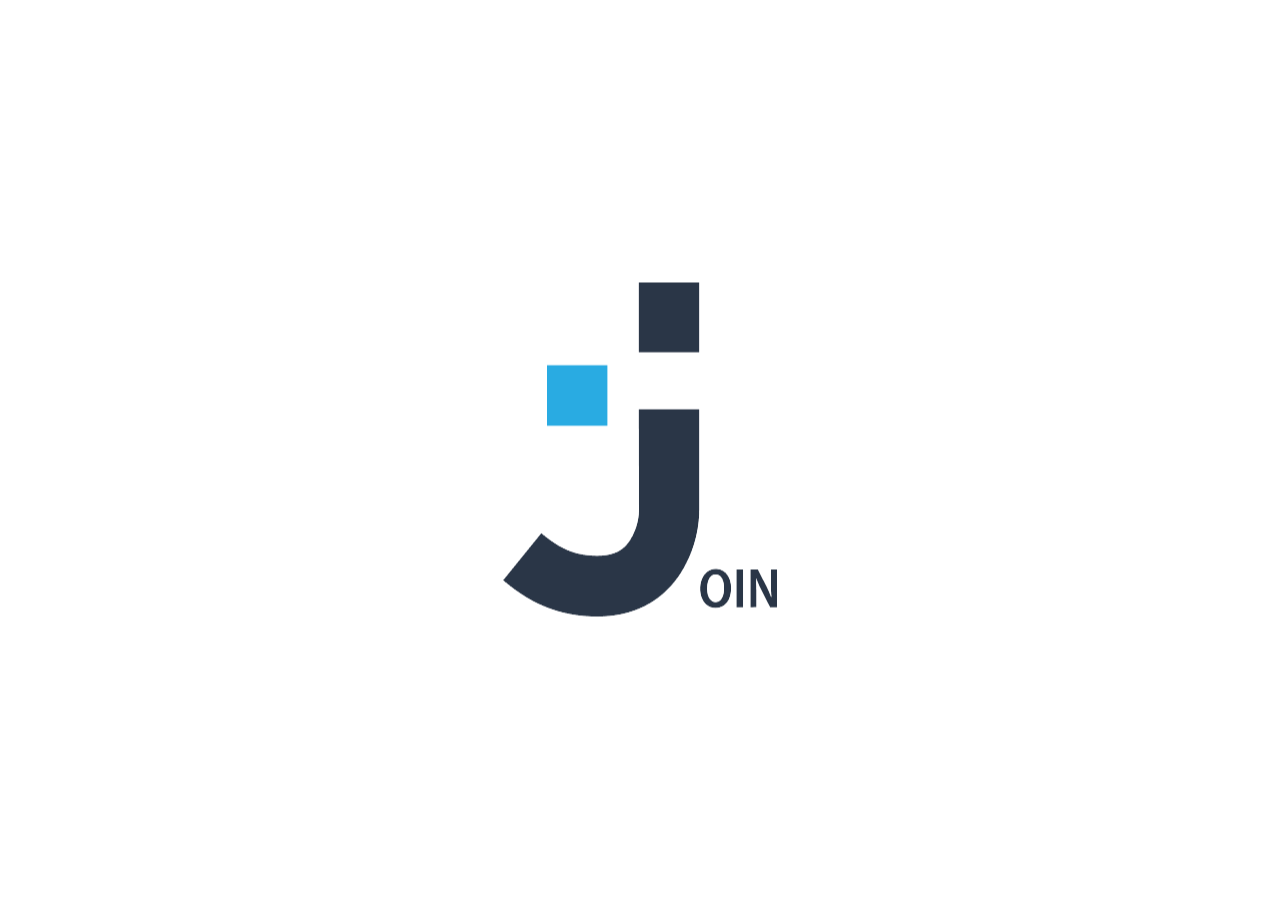
<file: login.html>
<!DOCTYPE html>
<html lang="de">
  <head>
    <meta charset="UTF-8" />
    <meta name="viewport" content="width=device-width, initial-scale=1.0" />
    <title>join</title>
    <link rel="icon" href="./assets/favicon/favicon-96x96.png" type="image/x-icon" />
    <link rel="stylesheet" href="./styles/login.css" />
    <link href="https://fonts.googleapis.com/css2?family=Inter:ital,opsz@0,14..32;1,14..32&display=swap" rel="stylesheet" />
    <link rel="stylesheet" href="./styles/signUp.css" />
    <script src="./templates/loginTemplate.js"></script>
    <script src="script.js"></script>
    <script src="array.js"></script>
    <script src="./host.js"></script>
    <script src="./scripts/login.js"></script>
    <script src="scripts/signUp.js"></script>
    <script src="./scripts/privacy_and_legal.js"></script>
    <script src="./templates/privacyAndLegalTemplate.js"></script>
    <script src="./scripts/firebase.js"></script>
  </head>

  <body onload="logInInit()" class="login_body">
    <section class="login_center_container">
      <header id="loginHead" class="login_header login_d_none">
        <main class="login_head">
          <div class="login_header_img"></div>
          <div id="loginHeader" onclick="loadSignUpTemplate()" class="login_header_nav">
            <a href="#">Not a Join user?</a>
            <div class="login_not_a_user_buttons_styles" onclick="loadSignUpTemplate()">Sign up</div>
          </div>
        </main>
      </header>

      <div id="loginMoveImgContainer" class="login_move_image_container">
        <div class="login_logo log">
          <img id="loginMovableImage" src="./assets/img/capa.png" alt="Logo" class="" />
        </div>
      </div>
      <div id="loginMobileMoveImgContainer" class="login_move_mobile_image_container">
        <div class="login_logo_mobile">
          <img id="loginMobileMovableImage" src="./assets/img/Logo_Mobile.png" alt="Logo" class="fade_out" />
        </div>
      </div>

      <main id="loginMain" class="login_main_container login_d_none">
        <article id="loginContent" class="login_variants"></article>
      </main>

      <div id="overlay" class="overlay">
        <div class="confirmation_container">
          <div class="sign_up_sucessfully">You Signed Up successfully</div>
        </div>
      </div>

      <div id="loginMobile" class="login_mobile_head login_d_none">
        <main class="login_mobile">
          <div onclick="loadSignUpTemplate()" class="login_moble_nav">
            <a href="#">Not a Join user?</a>
            <div class="login_not_a_user_buttons_styles" onclick="loadSignUpTemplate()">Sign up</div>
          </div>
        </main>
      </div>

      <footer id="loginFooter" class="login_footer_container login_d_none">
        <div class="login_footer login_d_none">
          <a href="./privacy.html">Privacy Policy</a>
          <a href="./legal.html">Legal Notice</a>
        </div>
      </footer>
      <div class="orientation-warning" id="orientationWarning">
        <div class="warning-container">
          <p>This page has been optimized for use in portrait mode.</p>
          <p>Please rotate your mobile device.</p>
          <div class="tilt-device-icon">
            <svg xmlns="http://www.w3.org/2000/svg" height="40px" viewBox="0 -960 960 960" width="40px" fill="#FFFFFF">
              <path
                d="M509.33-188 188-509.33q-19.67-21-19.67-48.67T188-606.67l168.67-168q19.66-21 47.99-21 28.32 0 49.34 21l321.33 321.34q20.34 20.33 20.34 48.66 0 28.34-20.34 48.67L606.67-188q-19.67 21-48 21-28.32 0-49.34-21ZM558-233.33l171.33-171.34-324-324.66L234-558l324 324.67ZM478.67.67q-98.68 0-185.89-37.5-87.21-37.5-152.5-103Q75-205.33 37.5-292.62 0-379.91 0-478.67h66.67q0 77 27 146.34 27 69.33 74.5 123.66 47.5 54.34 112.83 89.84T422.33-73L300.67-194.67 348-242 578.67-11.33q-24 6.66-49.49 9.33Q503.69.67 478.67.67Zm414.66-479.34q0-77-26.66-146.33-26.67-69.33-73.84-124-47.16-54.67-112.16-90.5t-141-46.17L660-765.33 612.67-718 382-948.67q24-6 48.17-8.66 24.16-2.67 48.5-2.67 99.66 0 187.16 37.83 87.5 37.84 153 103.34t103.34 153Q960-578.33 960-478.67h-66.67ZM482-481.33Z"
              />
            </svg>
          </div>
        </div>
      </div>
      <script>
        window.addEventListener("orientationchange", checkOrientation);
        window.addEventListener("resize", checkOrientation);
        checkOrientation();
      </script>
    </section>
  </body>
</html>
</file>
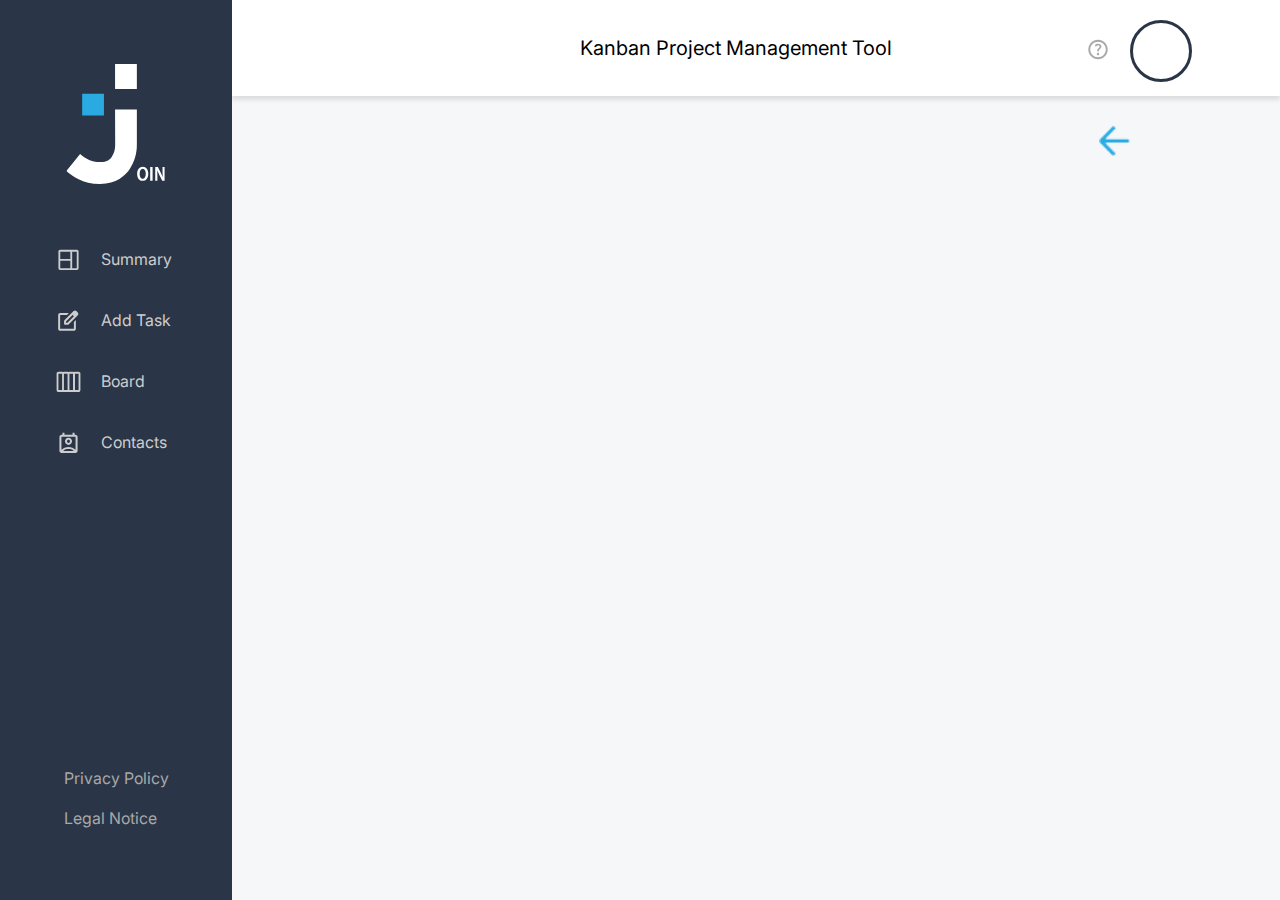
<file: privacy-and-legal.html>
<!DOCTYPE html>
<html lang="en">
  <head>
    <meta charset="UTF-8" />
    <meta name="viewport" content="width=device-width, initial-scale=1.0" />
    <title>terms</title>
    <link rel="stylesheet" href="./styles/standard.css" />
    <link rel="stylesheet" href="./styles/summary.css" />
    <link rel="icon" type="image/png" href="./assets/favicon/favicon-96x96.png" sizes="96x96" />
    <link rel="icon" type="image/svg+xml" href="./assets/favicon/favicon.svg" />
    <link rel="shortcut icon" href="./assets/favicon/favicon.ico" />
    <link rel="stylesheet" href="./styles/help-privacy-and-legal.css" />
    <meta name="apple-mobile-web-app-title" content="JOIN" />
    <link rel="manifest" href="./assets/favicon/site.webmanifest" />
    <script src="script.js"></script>
    <script src="./scripts/privacy_and_legal.js"></script>
    <script src="./templates/privacyAndLegalTemplate.js"></script>
    <script src="./scripts/login.js"></script>
    <link rel="stylesheet" href="./styles/Side-Navigation.css" />
    <link rel="stylesheet" href="./style.css" />
    <script src="./scripts/Side-Navigation.js"></script>
    <script src="./host.js"></script>
  </head>

  <body onclick="hideSubMenu(), hideAddNewContact(event)" onload="sideNavigation()">
    <div class="side-navigation">
      <img class="logo-icon" src="assets/img/Join-logo-white.svg" alt="" />
      <div class="menu">
        <div class="menu-sections">
          <img class="menu-icons" src="assets/icons/summary-icon.svg" alt="" />
          <a href="./summary.html">Summary</a>
        </div>
        <div class="menu-sections">
          <img class="menu-icons" src="assets/icons/add-task-icon.svg" alt="" />
          <a href="./add-task.html">Add Task</a>
        </div>
        <div class="menu-sections">
          <img class="menu-icons" src="assets/icons/board-icon.svg" alt="" />
          <a href="./board.html">Board</a>
        </div>
        <div class="menu-sections">
          <img class="menu-icons" src="assets/icons/contacts-icon.svg" alt="" />
          <a href="./contacts.html">Contacts</a>
        </div>
      </div>
      <div class="Privacy-section">
        <a onclick="renderPrivacyPolicyTemplateLoggedInUser()" href="#">Privacy Policy</a>
        <a onclick="renderLegalNoticeTemplateLoggedInUser()" href="#">Legal Notice</a>
      </div>
    </div>
    <div class="website-body">
      <header>
        <div class="header-content">
          <img class="header-Join-Logo" src="./assets/img/capa.png" alt="" />
          <p>Kanban Project Management Tool</p>
          <div class="d-flex-column">
            <div id="help-user" class="help-user">
              <a href="./help.html"><img src="assets/icons/help-symbol-icon-default.svg" alt="" style="cursor: pointer" /></a>
              <span onclick="showSubmenu(event)" class="user" id="user"></span>
            </div>
            <div onclick="stopEventBubbling(event)" id="Submenu" class="Submenu" style="display: none">
              <a onclick="openHelpHtml()" href="#" class="Submenu-buttons d-none1">Help</a>
              <a onclick="renderLegalNotceTemplateLoggedInUser()" href="#" class="Submenu-buttons"> Legal Notice </a>
              <a onclick="renderPrivacyPolicyTemplateLoggedInUser()" href="./privacy-and-legal.html" class="Submenu-buttons"> Privacy Policy</a>
              <a onclick="logOut()" href="./login.html" class="Submenu-buttons"> Log out </a>
            </div>
          </div>
        </div>
      </header>
      <div id="closeTab" class="pp_close_tab">
        <img id="returnArrow" onclick="backToThePage()" src="./assets/img/back_arrow.png" alt="Zurück zur ausgangsseite" />
      </div>
      <main id="termsContent" class="terms_container">
        <div id="privacy"></div>
      </main>
    </div>
    <div class="orientation-warning" id="orientationWarning">
      <div class="warning-container">
        <p>This page has been optimized for use in portrait mode.</p>
        <p>Please rotate your mobile device.</p>
        <div class="tilt-device-icon">
          <svg xmlns="http://www.w3.org/2000/svg" height="40px" viewBox="0 -960 960 960" width="40px" fill="#FFFFFF">
            <path
              d="M509.33-188 188-509.33q-19.67-21-19.67-48.67T188-606.67l168.67-168q19.66-21 47.99-21 28.32 0 49.34 21l321.33 321.34q20.34 20.33 20.34 48.66 0 28.34-20.34 48.67L606.67-188q-19.67 21-48 21-28.32 0-49.34-21ZM558-233.33l171.33-171.34-324-324.66L234-558l324 324.67ZM478.67.67q-98.68 0-185.89-37.5-87.21-37.5-152.5-103Q75-205.33 37.5-292.62 0-379.91 0-478.67h66.67q0 77 27 146.34 27 69.33 74.5 123.66 47.5 54.34 112.83 89.84T422.33-73L300.67-194.67 348-242 578.67-11.33q-24 6.66-49.49 9.33Q503.69.67 478.67.67Zm414.66-479.34q0-77-26.66-146.33-26.67-69.33-73.84-124-47.16-54.67-112.16-90.5t-141-46.17L660-765.33 612.67-718 382-948.67q24-6 48.17-8.66 24.16-2.67 48.5-2.67 99.66 0 187.16 37.83 87.5 37.84 153 103.34t103.34 153Q960-578.33 960-478.67h-66.67ZM482-481.33Z"
            />
          </svg>
        </div>
      </div>
    </div>
    <script>
      window.addEventListener("orientationchange", checkOrientation);
      window.addEventListener("resize", checkOrientation);
      checkOrientation();
    </script>
  </body>
</html>
</file>
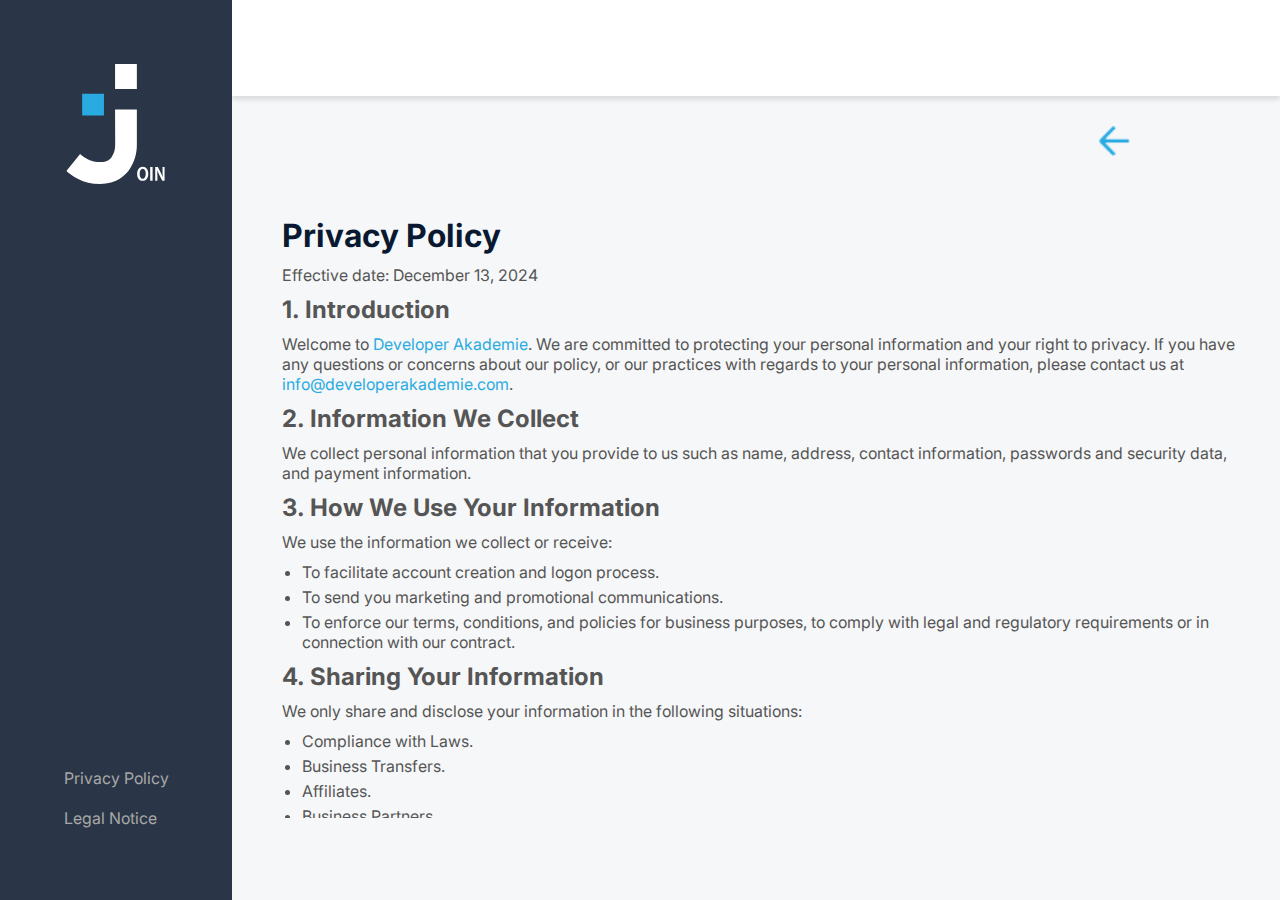
<file: privacy.html>
<!DOCTYPE html>
<html lang="en">
  <head>
    <meta charset="UTF-8" />
    <meta name="viewport" content="width=device-width, initial-scale=1.0" />
    <title>terms</title>
    <link rel="stylesheet" href="./styles/standard.css" />
    <link rel="stylesheet" href="./styles/summary.css" />
    <link rel="icon" type="image/png" href="./assets/favicon/favicon-96x96.png" sizes="96x96" />
    <link rel="icon" type="image/svg+xml" href="./assets/favicon/favicon.svg" />
    <link rel="shortcut icon" href="./assets/favicon/favicon.ico" />
    <link rel="stylesheet" href="./styles/help-privacy-and-legal.css" />
    <meta name="apple-mobile-web-app-title" content="JOIN" />
    <link rel="manifest" href="./assets/favicon/site.webmanifest" />
    <script src="script.js"></script>
    <script src="./scripts/privacy_and_legal.js"></script>
    <script src="./templates/privacyAndLegalTemplate.js"></script>
    <script src="./scripts/login.js"></script>
    <link rel="stylesheet" href="./styles/Side-Navigation.css" />
    <link rel="stylesheet" href="./style.css" />
    <script src="./scripts/Side-Navigation.js"></script>
    <script src="./host.js"></script>
  </head>

  <body onclick="hideSubMenu(), hideAddNewContact(event)">
    <div class="side-navigation">
      <img class="logo-icon" src="assets/img/Join-logo-white.svg" alt="" />
      <div class="menu">
      </div>
      <div class="Privacy-section">
        <a onclick="renderPrivacyPolicyTemplateLoggedInUser()" href="#">Privacy Policy</a>
        <a onclick="renderLegalNoticeTemplateLoggedInUser()" href="#">Legal Notice</a>
      </div>
    </div>
    <div class="website-body">
      <header>
        <div class="header-content">
          <div class="d-flex-column">
            <div id="help-user" class="help-user">
            </div>
            <div onclick="stopEventBubbling(event)" id="Submenu" class="Submenu" style="display: none">
              <a onclick="openHelpHtml()" href="#" class="Submenu-buttons d-none1">Help</a>
              <a onclick="renderLegalNotceTemplateLoggedInUser()" href="#" class="Submenu-buttons"> Legal Notice </a>
              <a onclick="renderPrivacyPolicyTemplateLoggedInUser()" href="./privacy-and-legal.html" class="Submenu-buttons"> Privacy Policy</a>
              <a onclick="logOut()" href="./login.html" class="Submenu-buttons"> Log out </a>
            </div>
          </div>
        </div>
      </header>
      <div id="closeTab" class="pp_close_tab">
        <img id="returnArrow" onclick="backToThePage()" src="./assets/img/back_arrow.png" alt="Zurück zur ausgangsseite" />
      </div>
      <main id="termsContent" class="terms_container">
        <div class="privacy_and_legal_privacy_plolicy_text_container">

            <h1 class="pp_headline">Privacy Policy</h1>
            <p>Effective date: December 13, 2024</p>
        
            <h2>1. Introduction</h2>
            <p>Welcome to <span class="pp_highlight">Developer Akademie</span>. We are committed to protecting your personal information and your right to privacy. If you have any questions or concerns about our policy, or our practices with regards to your personal information, please contact us at <span class="pp_highlight">info@developerakademie.com</span>.</p>
        
            <h2>2. Information We Collect</h2>
            <p>We collect personal information that you provide to us such as name, address, contact information, passwords and security data, and payment information.</p>
        
            <h2>3. How We Use Your Information</h2>
            <p>We use the information we collect or receive:</p>
            <ul>
                <li>To facilitate account creation and logon process.</li>
                <li>To send you marketing and promotional communications.</li>
                <li>To enforce our terms, conditions, and policies for business purposes, to comply with legal and regulatory requirements or in connection with our contract.</li>
            </ul>
        
            <h2>4. Sharing Your Information</h2>
            <p>We only share and disclose your information in the following situations:</p>
            <ul>
                <li>Compliance with Laws.</li>
                <li>Business Transfers.</li>
                <li>Affiliates.</li>
                <li>Business Partners.</li>
            </ul>
        
            <h2>5. Your Privacy Rights</h2>
            <p>In some regions (like the European Economic Area), you have certain rights under applicable data protection laws. These may include the right (i) to request access and obtain a copy of your personal information, (ii) to request rectification or erasure; (iii) to restrict the processing of your personal information; and (iv) if applicable, to data portability.</p>
        
            <h2>6. Contact Us</h2>
            <p>If you have questions or comments about this policy, you may email us at <span class="pp_highlight">info@developerakademie.com</span> or by post to:</p>
            <p class="pp_contact_details">Developer Akademie<br>Tassiopl 25<br>84541 München Deutschland</p>
        
            <h1>Datenschutzrichtlinie</h1>
            <p>Gültigkeitsdatum: 13 Dezember 2024</p>
        
            <h2>1. Einführung</h2>
            <p>Willkommen bei <span class="highlight">Developer Akademie</span>. Wir verpflichten uns, Ihre persönlichen Daten und Ihr Recht auf Privatsphäre zu schützen. Wenn Sie Fragen oder Bedenken bezüglich unserer Richtlinie oder unserer Praktiken in Bezug auf Ihre persönlichen Informationen haben, kontaktieren Sie uns bitte unter <span class="pp_highlight">info@developerakademie.com</span>.</p>
        
            <h2>2. Informationen, die wir sammeln</h2>
            <p>Wir sammeln persönliche Informationen, die Sie uns zur Verfügung stellen, wie Name, Adresse, Kontaktinformationen, Passwörter und Sicherheitsdaten sowie Zahlungsinformationen.</p>
        
            <h2>3. Wie wir Ihre Informationen verwenden</h2>
            <p>Wir verwenden die Informationen, die wir sammeln oder erhalten:</p>
            <ul>
                <li>Zur Erleichterung der Kontoerstellung und des Anmeldeprozesses.</li>
                <li>Um Ihnen Marketing- und Werbemitteilungen zu senden.</li>
                <li>Um unsere Geschäftsbedingungen und Richtlinien für Geschäftszwecke durchzusetzen, um gesetzlichen und regulatorischen Anforderungen nachzukommen oder im Zusammenhang mit unserem Vertrag.</li>
            </ul>
        
            <h2>4. Weitergabe Ihrer Informationen</h2>
            <p>Wir geben Ihre Informationen nur in den folgenden Situationen weiter und offen:</p>
            <ul>
                <li>Einhaltung von Gesetzen.</li>
                <li>Geschäftsübertragungen.</li>
                <li>Verbündete.</li>
                <li>Geschäftspartner.</li>
            </ul>
        
            <h2>5. Ihre Datenschutzrechte</h2>
            <p>In einigen Regionen (wie dem Europäischen Wirtschaftsraum) haben Sie bestimmte Rechte gemäß den geltenden Datenschutzgesetzen. Diese können das Recht umfassen (i) Zugang zu Ihren persönlichen Informationen anzufordern und eine Kopie davon zu erhalten, (ii) die Berichtigung oder Löschung anzufordern; (iii) die Verarbeitung Ihrer persönlichen Informationen einzuschränken; und (iv) falls zutreffend, auf Datenportabilität.</p>
        
            <h2>6. Kontaktieren Sie uns</h2>
            <p>Wenn Sie Fragen oder Anmerkungen zu dieser Richtlinie haben, können Sie uns per E-Mail unter <span class="pp_highlight">info@developerakademie.com</span> oder per Post an:</p>
            <p class="pp_contact_details">Developer Akademie<br>Tassiopl 25<br>84541 München Deutschland</p>

      </main>
    </div>
    <div class="orientation-warning" id="orientationWarning">
      <div class="warning-container">
        <p>This page has been optimized for use in portrait mode.</p>
        <p>Please rotate your mobile device.</p>
        <div class="tilt-device-icon">
          <svg xmlns="http://www.w3.org/2000/svg" height="40px" viewBox="0 -960 960 960" width="40px" fill="#FFFFFF">
            <path
              d="M509.33-188 188-509.33q-19.67-21-19.67-48.67T188-606.67l168.67-168q19.66-21 47.99-21 28.32 0 49.34 21l321.33 321.34q20.34 20.33 20.34 48.66 0 28.34-20.34 48.67L606.67-188q-19.67 21-48 21-28.32 0-49.34-21ZM558-233.33l171.33-171.34-324-324.66L234-558l324 324.67ZM478.67.67q-98.68 0-185.89-37.5-87.21-37.5-152.5-103Q75-205.33 37.5-292.62 0-379.91 0-478.67h66.67q0 77 27 146.34 27 69.33 74.5 123.66 47.5 54.34 112.83 89.84T422.33-73L300.67-194.67 348-242 578.67-11.33q-24 6.66-49.49 9.33Q503.69.67 478.67.67Zm414.66-479.34q0-77-26.66-146.33-26.67-69.33-73.84-124-47.16-54.67-112.16-90.5t-141-46.17L660-765.33 612.67-718 382-948.67q24-6 48.17-8.66 24.16-2.67 48.5-2.67 99.66 0 187.16 37.83 87.5 37.84 153 103.34t103.34 153Q960-578.33 960-478.67h-66.67ZM482-481.33Z"
            />
          </svg>
        </div>
      </div>
    </div>
    <script>
      window.addEventListener("orientationchange", checkOrientation);
      window.addEventListener("resize", checkOrientation);
      checkOrientation();
    </script>
  </body>
</html>
</file>
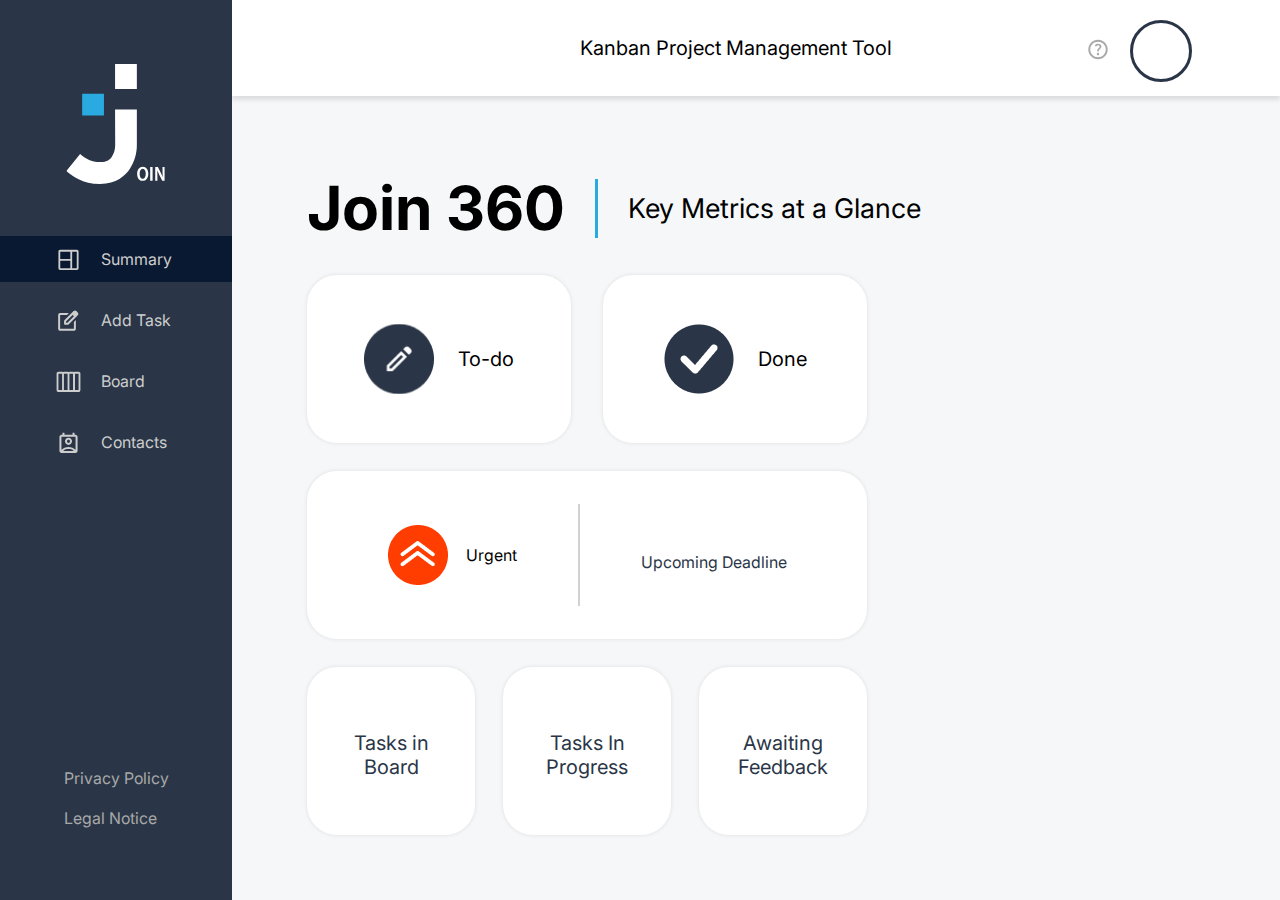
<file: summary.html>
<!DOCTYPE html>
<html lang="en">
  <head>
    <meta charset="UTF-8" />
    <meta name="viewport" content="width=device-width, initial-scale=1.0" />
    <title>Summary</title>
    <link rel="stylesheet" href="./styles/standard.css" />
    <link rel="stylesheet" href="./styles/summary.css" />
    <script src="./scripts/Side-Navigation.js"></script>
    <script src="./scripts/summary.js"></script>
    <link rel="icon" type="image/png" href="./assets/favicon/favicon-96x96.png" sizes="96x96" />
    <link rel="icon" type="image/svg+xml" href="./assets/favicon/favicon.svg" />
    <link rel="shortcut icon" href="./assets/favicon/favicon.ico" />
    <link rel="apple-touch-icon" sizes="180x180" href="./assets/favicon/apple-touch-icon.png" />
    <meta name="apple-mobile-web-app-title" content="JOIN" />
    <link rel="manifest" href="./assets/favicon/site.webmanifest" />
    <script src="script.js"></script>
    <script src="./host.js"></script>
    <script src="./array.js"></script>
    <link rel="stylesheet" href="./styles/Side-Navigation.css" />
    <link rel="stylesheet" href="./style.css" />
  </head>

  <body onclick="hideSubMenu()" onload="sideNavigation(), Init(), getUserTasks()">
    <div class="side-navigation">
      <img class="logo-icon" src="assets/img/Join-logo-white.svg" alt="" />
      <div class="menu">
        <a href="./summary.html">
          <div class="menu-sections activated">
            <img class="menu-icons" src="assets/icons/summary-icon.svg" alt="" />
            <span>Summary</span>
          </div>
        </a>
        <a href="./add-task.html">
          <div class="menu-sections">
            <img class="menu-icons" src="assets/icons/add-task-icon.svg" alt="" />
            <span>Add Task</span>
          </div>
        </a>
        <a href="./board.html">
          <div class="menu-sections">
            <img class="menu-icons" src="assets/icons/board-icon.svg" alt="" />
            <span>Board</span>
          </div>
        </a>
        <a href="./contacts.html">
          <div class="menu-sections">
            <img class="menu-icons" src="assets/icons/contacts-icon.svg" alt="" />
            <span>Contacts</span>
          </div>
        </a>
      </div>
      <div class="Privacy-section">
        <a onclick="renderPrivacyPolicyTemplateLoggedInUser()" href="#">Privacy Policy</a>
        <a onclick="renderLegalNoticeTemplateLoggedInUser()" href="#">Legal Notice</a>
      </div>
    </div>
    <div class="website-body">
      <header>
        <div class="header-content">
          <img class="header-Join-Logo" src="./assets/img/capa.png" alt="" />
          <p>Kanban Project Management Tool</p>
          <div class="d-flex-column">
            <div id="help-user" class="help-user">
              <a onclick="openHelpHtml()"><img src="assets/icons/help-symbol-icon-default.svg" alt="" style="cursor: pointer" /></a>
              <span onclick="showSubmenu(event)" class="user" id="user"></span>
            </div>
            <div onclick="stopEventBubbling(event)" id="Submenu" class="Submenu" style="display: none">
              <a onclick="openHelpHtml()" href="#" class="Submenu-buttons d-none1">Help</a>
              <a onclick="renderLegalNoticeTemplateLoggedInUser()" href="#" class="Submenu-buttons"> Legal Notice </a>
              <a onclick="renderPrivacyPolicyTemplateLoggedInUser()" href="./privacy-and-legal.html" class="Submenu-buttons"> Privacy Policy</a>
              <a onclick="logOut()" href="./login.html" class="Submenu-buttons"> Log out </a>
            </div>
          </div>
        </div>
      </header>
      <div class="Summary-body">
        <div id="headline" class="headline">
          <h1>Join 360</h1>
          <div class="line"></div>
          <h3>Key Metrics at a Glance</h3>
          <div class="line2"></div>
        </div>
        <div id="Tasks" class="Tasks">
          <div class="Todo-Done">
            <div class="To-do" onclick="goToBoard()">
              <div class="image1"></div>
              <div class="To-do_text">
                <h2 id="todo"></h2>
                <p>To-do</p>
              </div>
            </div>
            <div class="To-do" onclick="goToBoard()">
              <div class="image2"></div>
              <div class="To-do_text">
                <h2 id="done"></h2>
                <p>Done</p>
              </div>
            </div>
          </div>
          <div class="Urgency" onclick="goToBoard()">
            <div class="urgent-number">
              <img src="./assets/img/Urgent.png" alt="" />
              <div>
                <h2 id="urgent"></h2>
                <p>Urgent</p>
              </div>
            </div>
            <div class="Urgent-line"></div>
            <div class="Deadline">
              <h3 id="earliestDate"></h3>
              <p id="earliestDateInfo">Upcoming Deadline</p>
            </div>
          </div>
          <div class="viewOfTasks">
            <div class="Task" onclick="goToBoard()">
              <h2 class="Task_h2" id="allTasks"></h2>
              <p class="Task_p">Tasks in Board</p>
            </div>
            <div class="Task" onclick="goToBoard()">
              <h2 class="Task_h2" id="inProgress"></h2>
              <p class="Task_p">Tasks In Progress</p>
            </div>
            <div class="Task" onclick="goToBoard()">
              <h2 class="Task_h2" id="awaiting"></h2>
              <p class="Task_p">Awaiting Feedback</p>
            </div>
          </div>
        </div>
        <div id="greeting-top" class="greeting d-none greeting-position">
          <h2 id="greeting"></h2>
          <h1 id="name"></h1>
        </div>
      </div>
    </div>
    <div class="orientation-warning" id="orientationWarning">
      <div class="warning-container">
        <p>This page has been optimized for use in portrait mode.</p>
        <p>Please rotate your mobile device.</p>
        <div class="tilt-device-icon">
          <svg xmlns="http://www.w3.org/2000/svg" height="40px" viewBox="0 -960 960 960" width="40px" fill="#FFFFFF">
            <path
              d="M509.33-188 188-509.33q-19.67-21-19.67-48.67T188-606.67l168.67-168q19.66-21 47.99-21 28.32 0 49.34 21l321.33 321.34q20.34 20.33 20.34 48.66 0 28.34-20.34 48.67L606.67-188q-19.67 21-48 21-28.32 0-49.34-21ZM558-233.33l171.33-171.34-324-324.66L234-558l324 324.67ZM478.67.67q-98.68 0-185.89-37.5-87.21-37.5-152.5-103Q75-205.33 37.5-292.62 0-379.91 0-478.67h66.67q0 77 27 146.34 27 69.33 74.5 123.66 47.5 54.34 112.83 89.84T422.33-73L300.67-194.67 348-242 578.67-11.33q-24 6.66-49.49 9.33Q503.69.67 478.67.67Zm414.66-479.34q0-77-26.66-146.33-26.67-69.33-73.84-124-47.16-54.67-112.16-90.5t-141-46.17L660-765.33 612.67-718 382-948.67q24-6 48.17-8.66 24.16-2.67 48.5-2.67 99.66 0 187.16 37.83 87.5 37.84 153 103.34t103.34 153Q960-578.33 960-478.67h-66.67ZM482-481.33Z"
            />
          </svg>
        </div>
      </div>
    </div>
    <script>
      window.addEventListener("orientationchange", checkOrientation);
      window.addEventListener("resize", checkOrientation);
      checkOrientation();
    </script>
  </body>
</html>
</file>
<file: styles/Side-Navigation.css>
@import url(./fonts.css);

.activated {
  background-color: #091931;
}

.activated a {
  color: white;
}

.side-navigation {
  width: 232px;
  background-color: #2a3647;
  justify-content: space-between;
  flex-direction: column;
  display: flex;
  padding: 64px 0px;
  align-items: center;
}

.logo-icon {
  width: 100px;
  height: 120px;
  color: white;
}

.menu {
  width: 232px;
  height: 229px;
  gap: 15px;
  display: flex;
  flex-direction: column;
  padding: 8px 0px;
  font-weight: 400;
}

.menu a {
  text-decoration: none;
  color: #cdcdcd;
  font-size: 16px;
}

.menu-icons {
  width: 25px;
  height: 25px;
}

.menu-sections {
  width: 100%;
  height: 46px;
  display: flex;
  gap: 20px;
  align-items: center;
  padding: 0px 56px;
}

.menu-sections:hover {
  background-color: #091931;
}

.Privacy-section {
  padding-top: 243px;
  display: flex;
  flex-direction: column;
  gap: 4px;
}

.Privacy-section a {
  text-decoration: none;
  color: #a8a8a8;
  font-size: 16px;
  padding: 8px;
}

.Privacy-section a:hover {
  color: #29abe2;
  font-weight: 700;
}

header {
  height: 96px;
  box-shadow: 0px 4px 4px 0px #0000001a;
  background-color: #ffffff;
}

.header-content {
  display: flex;
  justify-content: space-between;
  padding: 20px 40px 20px 348px;
  align-items: center;
  max-width: 1440px;
  height: 96px;
  box-sizing: border-box;
}

header p {
  font-size: 20px;
  color: rgb(0, 0, 0);
}

.user {
  width: 56px;
  height: 56px;
  border-radius: 50%;
  border-style: solid;
  border-width: 3px;
  border-color: #2a3647;
  display: flex;
  justify-content: center;
  align-items: center;
  font-size: 30px;
  color: #29abe2;
  cursor: pointer;
}

.help-user {
  display: flex;
  gap: 16px;
  align-items: center;
}

.d-flex-column {
  display: flex;
  flex-direction: column;
  width: 158px;
  height: 56px;
}

.header-Join-Logo {
  width: 32px;
  height: 39px;
  display: none;
}

body {
  font-family: "Inter-18";
  display: flex;
  min-height: 100vh;
}

.website-body {
  width: 100%;
  background-color: #f6f7f8;
}

.help-user img {
  width: 32px;
  height: 32px;
}

.help-user img:hover {
  width: 36px;
  height: 36px;
}

.Submenu {
  position: relative;
  right: 30px;
  top: 20px;
  border-radius: 20px 0px 20px 20px;
  width: 150px;
  height: 158px;
  background-color: #2a3647;
  padding: 10px;
  box-shadow: 0px 0px 4px 0px #0000001a;
  display: flex;
  flex-direction: column;
  gap: 8px;
  z-index: 1000;
}

.Submenu-buttons {
  width: 130px;
  height: 46px;
  border-radius: 8px;
  font-size: 16px;
  font-weight: 400;
  color: #cdcdcd;
  display: flex;
  padding: 8px;
  align-items: center;
  cursor: pointer;
}

.d-flex-column {
  display: flex;
  flex-direction: column;
  width: 158px;
  height: 56px;
}

.user:hover {
  background-color: #0c2e621f;
}

.d-none1 {
  display: none;
}

.Submenu a {
  width: 130px;
  height: 46px;
}

@media (max-width: 1200px) {
  .help-user img {
    display: none;
  }

  .Submenu {
    height: 204px;
    right: 86px;
  }

  .d-none1 {
    display: flex;
  }

  .header-content {
    padding-left: 148px;
  }

  .d-flex-column {
    width: 60px;
  }
  .help-user {
    gap: 0px;
  }
}

@media (max-width: 830px) {
  body {
    display: flex;
    flex-direction: column-reverse;
    justify-content: space-between;
    background-color: #f6f7f8;
  }

  .side-navigation {
    height: 80px;
    width: 100%;
    padding: 0px;
  }

  .logo-icon {
    display: none;
  }

  .Privacy-section {
    display: none;
  }

  .menu {
    flex-direction: row;
    width: 100%;
    height: 80px;
    justify-content: space-between;
    align-items: center;
    padding: 0px 16px;
    box-sizing: border-box;
  }

  .menu-sections {
    flex-direction: column;
    width: 80px;
    height: 76px;
    border-radius: 16px;
    gap: 10px;
    justify-content: center;
    padding: 0px;
  }

  header {
    height: 80px;
  }

  .header-content {
    height: 80px;
    padding: 0px 20px;
  }

  .header-Join-Logo {
    display: flex;
  }

  .header-content p {
    display: none;
  }

  .Submenu {
    right: 106px;
    top: 10px;
  }
}

@media (max-width: 600px) {
  .user {
    width: 40px;
    height: 40px;
    font-size: 24px;
  }

  .d-flex-column {
    flex-direction: column;
  }

  .help-user {
    padding-top: 8px;
  }

  .menu {
    gap: 0px;
    padding: 0;
  }
}
</file>
<file: styles/standard.css>
h1{
    margin: 0;

}
h3{
    margin: 0;
}
h2{
    margin: 0;
}
p{
    margin: 0;
}
body{
    margin: 0;
}
</file>
<file: styles/contacts.css>
@import url(./fonts.css);

.margin_null {
  margin-left: 0px;
}

.Contacts {
  width: 456px;
  background-color: white;
  box-shadow: 4px 0px 6px 0px #00000014;
  padding: 22px 52px;
  box-sizing: border-box;
}

.addNewContact-button {
  width: 352px;
  height: 56px;
  border-radius: 10px;
  background-color: #2a3647;
  color: white;
  padding: 12px 0px;
  display: flex;
  justify-content: center;
  align-items: center;
  gap: 12px;
  box-sizing: border-box;
  margin-bottom: 8px;
  cursor: pointer;
}

.addNewContact-button h2 {
  font-size: 21px;
  font-weight: 700;
}

.addNewContact-button img {
  width: 32px;
  height: 32px;
}

.ContactsList {
  width: 400px;
  display: flex;
  flex-direction: column;
  gap: 8px;
  overflow: scroll;
  height: calc(100vh - 204px);
  position: relative;
  padding-right: 0px;
  margin-right: 0px;
}

.ContactsList::-webkit-scrollbar {
  width: 6px;
}

.ContactsList::-webkit-scrollbar-thumb {
  border: 0px solid white;
  background: #a8a8a8;
  border-radius: 15px;
}

.ContactsList::-webkit-scrollbar-track {
  background: transparent;
}

.lettersbox {
  width: 352px;
  height: 58px;
  padding: 17px 36px;
  box-sizing: border-box;
}

.lettersbox h3 {
  font-size: 20px;
  font-weight: 400;
}

.contact_line {
  width: 352px;
  border: 1px solid #d1d1d1;
  border-radius: 3px;
}

.Contact {
  width: 352px;
  height: 78px;
  border-radius: 10px;
  padding: 15px 24px;
  box-sizing: border-box;
  display: flex;
  gap: 35px;
  cursor: pointer;
}

.Profile-Badge {
  width: 42px;
  border-radius: 45px;
  height: 42px;
  background-color: orange;
  display: flex;
  justify-content: center;
  align-items: center;
}

.Profile-Badge h4 {
  font-size: 12px;
  font-weight: 400;
  color: white;
}

.name-email {
  display: flex;
  flex-direction: column;
  gap: 5px;
}

.name-email h2 {
  font-size: 20px;
  color: black;
  font-weight: 400;
}

.name-email h3 {
  font-size: 16px;
  color: #007cee;
  font-weight: 400;
}
.website-body {
  height: 100vh;
}

.Contacts-body {
  display: flex;
}

.contacts_headline {
  display: flex;
  gap: 30px;
  align-items: center;
}

.contacts_headline h2 {
  font-size: 61px;
  font-weight: 700;
  color: black;
}

.line1 {
  height: 59px;
  width: 3px;
  background-color: #29abe2;
}

.contacts_headline p {
  font-size: 27px;
  font-weight: 400;
  color: #2a3647;
}

.headline-contact {
  padding: 100px 0px 0px 16px;
  display: flex;
  flex-direction: column;
  gap: 50px;
}

.Contact:hover {
  background-color: #f9f9f9;
}

.addNewContact-button:hover {
  background-color: #29abe2;
}

.Profile-Badge1 {
  width: 120px;
  height: 120px;
  border-radius: 70px;
  background-color: #ff7a00;
  color: white;
  border: 3px solid #ffffff;
  display: flex;
  justify-content: center;
  align-items: center;
  box-shadow: 0px 0px 4px 0px #0000001a;
}

.Profile-Badge1 h2 {
  font-size: 47px;
  font-weight: 500;
}

.pencil-image {
  width: 24px;
  height: 24px;
  background-image: url(../assets/img/pencil-contacts.png);
}

.trash-image {
  width: 24px;
  height: 24px;
  background-image: url(../assets/img/trash-contacts.png);
}

.edit {
  display: flex;
  gap: 8px;
  align-items: center;
  cursor: pointer;
}

.edit p {
  font-size: 16px;
  font-weight: 400;
}

.edit:hover {
  .trash-image {
    background-image: url(../assets/img/trash-blue.png);
  }

  .pencil-image {
    background-image: url(../assets/img/pencil-blue.png);
  }

  p {
    font-weight: 700;
    color: #29abe2;
  }
}

.edit-delete {
  display: flex;
  gap: 13px;
}

.editdelete-top {
  display: flex;
  flex-direction: column;
  gap: 8px;
  width: 65%;
}

.editdelete-top h2 {
  font-size: 47px;
  font-weight: 500;
}

.Profile-Information {
  display: flex;
  gap: 14px;
  align-items: center;
}

.Contact-Information h4 {
  font-size: 20px;
  font-weight: 400;
  color: black;
}

.all-information {
  display: flex;
  flex-direction: column;
  gap: 21px;
}

.Contact-Information {
  height: 74px;
  display: flex;
  align-items: center;
}

.email-phone {
  display: flex;
  flex-direction: column;
  gap: 22px;
}

.email {
  display: flex;
  flex-direction: column;
  gap: 15px;
}

.email h4 {
  font-size: 16px;
  font-weight: 700;
}

.email p {
  font-size: 16px;
  font-weight: 400;
  color: #007cee;
}

.phone {
  display: flex;
  flex-direction: column;
  gap: 15px;
}

.phone h4 {
  font-size: 16px;
  font-weight: 700;
}

.phone p {
  font-size: 16px;
  font-weight: 400;
}

.animationRightToPosition {
  animation: linear;
  animation-name: run;
  animation-duration: 0.3s;
  overflow-x: hidden;
}

.over-hidden {
  overflow: hidden;
}

@keyframes run {
  0% {
    transform: translateX(1000px);
  }
}

.addNewContact {
  background-color: white;
  width: 1212px;
  height: 592px;
  position: absolute;
  inset: 0;
  margin: auto;
  border-radius: 30px;
  box-shadow: 0px 0px 1px 5000px rgba(0, 0, 0, 0.4);
  display: flex;
}

.d-none {
  display: none;
}

.headline-addContact {
  height: 100%;
  width: 467px;
  background-color: #2a3647;
  border-radius: 25px 0px 0px 25px;
  padding: 66px 48px;
  display: flex;
  flex-direction: column;
  gap: 12px;
  box-sizing: border-box;
  justify-content: center;
}

.headline-addContact img {
  width: 56px;
  height: 67px;
}

.Addcontact {
  display: flex;
  flex-direction: column;
  gap: 16px;
}

.Addcontact-text {
  display: flex;
  flex-direction: column;
  gap: 8px;
}

.Addcontact-text h2 {
  font-weight: 700;
  font-size: 61px;
  color: white;
}

.Addcontact-text p {
  font-weight: 400;
  font-size: 27px;
  color: white;
}

.line2 {
  height: 3px;
  width: 90px;
  background-color: #29abe2;
}

.Button-head {
  position: relative;
  left: 0;
}

.addContactProfilePicture {
  width: 120px;
  height: 120px;
  background-color: #d1d1d1;
  border-radius: 70px;
  border: 3px solid white;
  box-shadow: 0px 0px 4px 0px #0000001a;
  display: flex;
  justify-content: center;
  align-items: center;
  position: absolute;
  top: 204px;
  left: 550px;
  background-repeat: no-repeat;
  background-position: center;
}

.addContactProfilePicture h2 {
  font-size: 47px;
  font-weight: 500;
  color: white;
}

.addContactInput {
  width: 422px;
  position: absolute;
  top: 137px;
  left: 742px;
  display: flex;
  flex-direction: column;
  gap: 8px;
}

.addContactInput input {
  width: 100%;
  height: 50px;
  border-radius: 10px;
  border: 1px solid #d1d1d1;
  padding: 13px 21px;
  display: flex;
  gap: 10px;
  background-color: white;
  box-sizing: border-box;
  font-size: 20px;
}

.addContactInput input::placeholder {
  color: #d1d1d1;
  font-size: 20px;
  font-weight: 400;
}

.addContactInput input:focus {
  outline: 1px solid #29abe2;
}

#input-name {
  background-image: url(../assets/img/person.png);
  background-size: 16px;
  background-repeat: no-repeat;
  background-position: right;
  background-position-x: 380px;
}

#input-email {
  background-image: url(../assets/img/mail.png);
  background-size: 16px;
  background-repeat: no-repeat;
  background-position: right;
  background-position-x: 380px;
}

#input-phone {
  background-image: url(../assets/img/call.png);
  background-size: 16px;
  background-repeat: no-repeat;
  background-position: right;
  background-position-x: 380px;
}

#input-phone::-webkit-inner-spin-button {
  -webkit-appearance: none;
  margin: 0;
}

.cancel-create {
  width: 364px;
  height: 57px;
  display: flex;
  gap: 24px;
  position: absolute;
  top: 400px;
  left: 742px;
  justify-content: center;
}

.Cancel {
  width: 126px;
  height: 56px;
  border-radius: 10px;
  padding: 16px;
  display: flex;
  gap: 4px;
  border: 1px solid #2a3647;
  box-sizing: border-box;
  justify-content: flex-start;
  align-items: center;
  cursor: pointer;
  background-image: url(../assets/img/Close.png);
  background-repeat: no-repeat;
  background-position-y: center;
  background-position-x: 85px;
  background-color: white;
}

.Create {
  width: 214px;
  height: 57px;
  border-radius: 10px;
  padding: 16px;
  display: flex;
  gap: 4px;
  box-sizing: border-box;
  background-color: #2a3647;
  justify-content: center;
  align-items: center;
  cursor: pointer;
  border: unset;
}

.Cancel h3 {
  font-weight: 400;
  font-size: 20px;
  color: #2a3647;
}

.Cancel img {
  width: 24px;
  height: 24px;
}

.Create h3 {
  font-size: 21px;
  font-weight: 700;
  color: white;
}

.Cancel-image {
  background-image: url(../assets/img/Close.png);
  width: 32px;
  height: 32px;
}

.Create:hover {
  background-color: #29abe2;
}

.Cancel:hover {
  border: 2px solid #29abe2;
  background-image: url(../assets/img/Close-blue.png);

  h3 {
    color: #29abe2;
  }
}

.close {
  width: 32px;
  height: 32px;
  background-image: url(../assets/img/Close.png);
  position: absolute;
  top: 48px;
  left: 1132px;
  cursor: pointer;
}

.close:hover {
  width: 32px;
  height: 32px;
  border-radius: 56px;
  background-color: #eaeaea;
  display: flex;
  justify-content: center;
  align-items: center;
}

.line3 {
  width: 90px;
  height: 3px;
  background-color: #29abe2;
  display: none;
}

.d-none3 {
  display: flex;
}

.d-none4 {
  display: none;
}

.d-none5 {
  display: none;
}

.DeleteEditContact {
  justify-content: center;
  background: unset;
}

.DeleteEditContact:hover {
  background: unset;
}

.saveEditContact {
  width: 111px;
}

.Addtask-mobile {
  width: 56px;
  height: 56px;
  border-radius: 56px;
  border: 1px solid #2a3647;
  background-color: #2a3647;
  box-shadow: 0px 4px 4px 0px #00000040;
  position: absolute;
  bottom: 110px;
  right: 25px;
  background-image: url(../assets/img/person_add.png);
  background-size: 32px;
  background-repeat: no-repeat;
  background-position: center;
  cursor: pointer;
}

.edit-delete-mobile {
  position: absolute;
  bottom: 110px;
  right: 25px;
  width: 56px;
  height: 56px;
  border-radius: 56px;
  border: 1px solid #2a3647;
  background-color: #2a3647;
  box-shadow: 0px 4px 4px 0px #00000040;
  background-image: url(../assets/img/more.png);
  background-size: 32px;
  background-repeat: no-repeat;
  background-position: center;
}

.arrow-left {
  width: 32px;
  height: 32px;
  position: absolute;
  right: 30px;
  top: 130px;
  cursor: pointer;
}

.editdelete-menu {
  width: 116px;
  height: 100px;
  border-radius: 20px 20px 0px 20px;
  background-color: white;
  padding: 10px;
  box-shadow: 0px 4px 4px 0px #00000040;
  position: absolute;
  bottom: 100px;
  right: 10px;
  box-sizing: border-box;
}

.editdelete-flex {
  width: 96px;
  height: 40px;
  display: flex;
  gap: 8px;
  padding: 8px;
  box-sizing: border-box;
  cursor: pointer;
}

.ContactCreated {
  position: absolute;
  top: 850px;
  width: 326px;
  height: 74px;
  border-radius: 20px;
  background-color: #2a3647;
  box-shadow: 0px 0px 4px 0px #00000026;
  display: flex;
  justify-content: center;
  align-items: center;
}

.ContactCreated p {
  font-size: 20px;
  color: white;
}

.editdelete-flex img {
  width: 24px;
  height: 24px;
}

.editdelete-flex h2 {
  font-weight: 400;
  font-size: 16px;
  color: #2a3647;
}

.orientation-warning {
  display: none;
  position: fixed;
  top: 0;
  left: 0;
  width: 100%;
  height: 100%;
  background-color: rgba(0, 0, 0, 0.8);
  z-index: 2000;
}

.warning-container {
  position: absolute;
  width: 60%;
  top: 50%;
  left: 50%;
  transform: translate(-50%, -50%);
}

.orientation-warning p {
  color: white;
  font-size: 1.5rem;
  text-align: center;
  margin-bottom: 16px;
}

.tilt-device-icon {
  text-align: center;
}

.contact_delete_user_overlay_section {
  width: 100%;
  height: 100%;
  display: flex;
  flex-direction: column;
  justify-content: center;
  align-items: center;
  overflow: hidden;
  margin: 50px;
}

.contact_overlay_task {
  width: 100%;
  height: 100%;
  display: flex;
  flex-direction: column;
  justify-content: center;
  align-items: center;
  overflow: hidden;
  margin: 50px;
}

.contact_overlay_logo {
  display: flex;
  margin-bottom: 20px;
  animation: slide-in-right 0.3s forwards;
}

.contact_overly_img_task_name_container {
  display: flex;
  align-items: flex-end;
  gap: 40px;
  justify-content: center;
  width: 100%;
  animation: slide-in-left 0.4s forwards;
  color: #000000;
}

.contact_overlay_button_container {
  display: flex;
  flex-direction: column;
  justify-content: center;
  align-items: center;
  margin-top: 33px;
}

.contact_overlay_button {
  display: flex;
  flex-direction: column;
  gap: 20px;
}

.contact_overlay_button:nth-child(1) {
  border: solid 1px #2a3647;
  color: #2a3647;
  font-weight: bold;
  border-radius: 8px;
  padding-top: 15px;
  padding-bottom: 15px;
  padding-left: 24px;
  padding-right: 24px;
  cursor: pointer;
  transition: background-color 0.3s, box-shadow 0.3s;
  background-color: white;
  font-size: 16px;
  animation: slide-in-left 0.75s forwards;
}

.contact_overlay_button:nth-child(2) {
  background-color: #2a3647;
  color: white;
  border-radius: 8px;
  padding-top: 15px;
  padding-bottom: 15px;
  padding-left: 24px;
  padding-right: 24px;
  cursor: pointer;
  font-size: 16px;
  transition: background-color 0.3s, box-shadow 0.3s;
  font-size: 16px;
  animation: slide-in-right 0.75s forwards;
}

.contact_new_contact_error {
  border-color: red !important;
}

.contacts_d_none {
  display: none;
}

.contact_input_mail_info {
  color: red;
  font-size: 0.875em;
  position: absolute;
  bottom: -1.5em;
  left: 0;
  width: 100%;
  margin-left: 10px;
  margin-left: 10px;
  inset: auto;
}

.contact_input_container {
  margin-bottom: 1.5em;
}

.contacts_input_error {
  border-color: #e40000 !important;
}

input::placeholder {
  color: rgba(255, 255, 255, 0.7);
  transition: color 0.3s ease;
}

input:focus::placeholder {
  color: rgba(255, 255, 255, 0.3);
}

.contacts_create_buttons_styles {
  width: 214px;
  height: 57px;
  border-radius: 10px;
  padding: 16px;
  display: flex;
  gap: 4px;
  box-sizing: border-box;
  background-color: #2a3647;
  justify-content: center;
  align-items: center;
  cursor: pointer;
  border: unset;
  background-color: #ccc;
  border: none;
  cursor: not-allowed;
  transition: background-color 0.3s, box-shadow 0.3s;
}
.contacts_create_buttons_styles h3 {
  font-size: 21px;
  font-weight: 700;
  color: white;
}

@media (max-width: 999px) and (min-width: 831px) {
  .contact_overly_img_task_name_container {
    font-size: 12px;
  }
}

@media screen and (orientation: landscape) and (max-width: 900px) {
  .orientation-warning {
    display: block;
  }
}

@media (max-width: 1300px) {
  .line3 {
    display: flex;
  }

  .contacts_headline {
    flex-direction: column;
    align-items: flex-start;
    gap: 16px;
  }

  .line1 {
    display: none;
  }

  .addNewContact {
    width: 1000px;
    height: 500px;
  }

  .Addcontact-text h2 {
    font-size: 47px;
  }

  .Addcontact-text p {
    font-size: 20px;
  }

  .close {
    left: 940px;
  }

  .addContactInput {
    width: 364px;
    gap: 15px;
    left: 620px;
    top: 105px;
  }

  #input-name {
    background-position-x: 335px;
    margin: 0;
  }

  #input-email {
    background-position-x: 335px;
  }

  #input-phone {
    background-position-x: 335px;
  }

  .addContactProfilePicture {
    top: 198px;
    left: 481px;
  }

  .cancel-create {
    top: 400px;
    left: 595px;
  }
}

@media (max-width: 1200px) {
  .headline-contact {
    padding: 50px 0px 0px 25px;
  }

  .contacts_headline h2 {
    font-size: 49px;
  }

  .contacts_headline p {
    font-size: 24px;
  }

  .Profile-Information {
    gap: 30px;
  }

  .Profile-Badge1 {
    width: 100px;
    height: 100px;
  }

  .Profile-Badge1 h2 {
    font-size: 38px;
  }

  .editdelete-top h2 {
    font-size: 40px;
  }
}

@media (max-width: 1100px) {
  .contacts_headline h2 {
    font-size: 47px;
  }

  .contacts_headline p {
    font-size: 20px;
  }

  .contacts_headline {
    gap: 8px;
  }

  .Profile-Badge1 {
    width: 80px;
    height: 80px;
  }

  .Profile-Badge1 h2 {
    font-size: 27px;
    font-weight: 400;
  }

  .Profile-Information {
    gap: 20px;
  }

  .editdelete-top h2 {
    font-size: 36px;
    font-weight: 700;
  }
}

@media (max-width: 1050px) {
  .d-none3 {
    display: none;
  }

  .d-none5 {
    display: flex;
  }

  .addNewContact {
    width: 500px;
    height: 760px;
    border-radius: 25px;
    flex-direction: column;
  }

  .headline-addContact {
    width: 100%;
    height: 352px;
    border-radius: 0px;
  }

  .addContactProfilePicture {
    top: 290px;
    left: 185px;
  }

  .addContactInput {
    top: 425px;
    left: 70px;
    gap: 0;
  }

  .cancel-create {
    top: 650px;
    left: 70px;
  }

  .close {
    left: 450px;
    top: 30px;
    background-image: url(../assets/img/close-white.png);
  }

  .addContactInput input {
    height: 41px;
  }

  .close:hover {
    background-color: #2a3647;
  }

  .Contacts {
    width: 100%;
    padding-right: 0px;
  }

  .ContactsList {
    width: 100%;
  }

  .line {
    width: 100%;
  }

  .Contact {
    width: 80%;
  }

  .ContactsList {
    align-items: center;
  }

  .Contacts {
    display: flex;
    flex-direction: column;
    align-items: center;
  }
}

@media (max-width: 830px) {
  .website-body {
    height: calc(100vh - 80px);
  }

  .Contacts {
    height: calc(100vh - 160px);
  }

  .ContactsList {
    height: calc(100vh - 250px);
  }
}

@media (max-width: 600px) {
  .Contact {
    width: 100%;
  }
}

@media (max-width: 530px) {
  .addNewContact {
    height: 650px;
  }

  .ContactsList {
    height: calc(100vh - 180px);
  }

  .headline-addContact {
    height: 280px;
  }

  .Contacts {
    padding: 0 0 0 10px;
  }

  .addNewContact {
    width: 396px;
  }

  .addContactProfilePicture {
    left: 135px;
    top: 220px;
  }

  .addContactInput {
    left: 15px;
    top: 355px;
  }

  .Create {
    width: 126px;
    height: 51px;
    padding: 18px 10px;
  }

  .contacts_create_buttons_styles {
    width: 126px;
    height: 51px;
    padding: 18px 10px;
    border-radius: 10px;
    display: flex;
    gap: 4px;
    box-sizing: border-box;
    background-color: #2a3647;
    justify-content: center;
    align-items: center;
    cursor: pointer;
    border: unset;
    background-color: #ccc;
    border: none;
    cursor: not-allowed;
    transition: background-color 0.3s, box-shadow 0.3s;
  }
  .contacts_create_buttons_styles h3 {
    font-size: 21px;
    font-weight: 700;
    color: white;
  }

  .Cancel {
    height: 51px;
  }

  .cancel-create {
    height: 51px;
    left: 25px;
    top: 575px;
  }

  .close {
    left: 350px;
  }

  .addNewContact-button {
    display: none;
  }

  .d-none4 {
    display: flex;
  }

  .edit-delete {
    display: none;
  }
}

@media (max-width: 415px) {
  .Contact {
    padding: 15px 8px;
    gap: 15px;
  }

  .headline-contact {
    padding: 15px 0px 0px 10px;
    gap: 30px;
  }
  .all-information {
    gap: 15px;
  }

  .addNewContact {
    width: 320px;
  }

  .addContactProfilePicture {
    left: 110px;
    width: 100px;
    height: 100px;
  }

  .addContactInput {
    left: 10px;
    top: 340px;
    width: 300px;
    gap: 0px;
  }

  .cancel-create {
    align-items: center;
    gap: 10px;
    left: -20px;
    top: 555px;
  }

  .contact_input_mail_info {
    bottom: -3em;
    inset: auto;
  }

  .close {
    left: 280px;
  }

  .Addcontact-text h2 {
    font-size: 33px;
  }

  .Addcontact-text p {
    font-size: 15px;
  }

  #input-name {
    background-position-x: 270px;
  }

  #input-email {
    background-position-x: 270px;
  }

  #input-phone {
    background-position-x: 270px;
  }
  .Contacts {
    display: block;
  }
  .ContactsList {
    align-items: unset;
    overflow-x: hidden;
  }

  .name-email h2 {
    font-size: 18px;
  }

  .name-email h3 {
    font-size: 14px;
  }

  .contact_line {
    width: 90%;
  }
}

.letterSections {
  display: flex;
  flex-direction: column;
  gap: 8px;
}

@media (max-height: 700px) {
  .all-information {
    height: 250px;
  }
  .contacts_headline h2 {
    font-size: 21px;
  }
  .contacts_headline p {
    font-size: 16px;
  }

  .Profile-Badge1 {
    width: 50px;
    height: 50px;
  }

  .editdelete-top h2 {
    font-size: 18px;
  }
}
</file>
<file: styles/summary.css>
@import url(./fonts.css);

.headline {
  display: flex;
  align-items: center;
  gap: 30px;
}

.headline h1 {
  font-size: 61px;
  font-weight: 700;
}

.headline h3 {
  font-size: 27px;
  font-weight: 400;
}

.line {
  height: 59px;
  width: 3px;
  background-color: #29abe2;
}

.Tasks {
  width: 560px;
  height: 562px;
  display: flex;
  flex-direction: column;
  gap: 28px;
}

.Todo-Done {
  width: 560px;
  height: 168px;
  display: flex;
  justify-content: space-between;
}

.Urgency {
  width: 560px;
  height: 168px;
  padding: 28px 48px;
  display: flex;
  gap: 61px;
  border-radius: 30px;
  box-shadow: 0px 0px 4px 0px #0000001a;
  background-color: #ffffff;
  align-items: center;
  justify-content: center;
  box-sizing: border-box;
}

.viewOfTasks {
  width: 560px;
  height: 170px;
  display: flex;
  justify-content: space-between;
}

.To-do {
  width: 264px;
  height: 100%;
  border-radius: 30px;
  background-color: white;
  box-shadow: 0px 0px 4px 0px #0000001a;
  padding: 38px 19px;
  gap: 24px;
  display: flex;
  justify-content: center;
  align-items: center;
  box-sizing: border-box;
}

.To-do h2 {
  font-size: 64px;
  font-weight: 600;
}

.To-do p {
  font-size: 20px;
  font-weight: 400;
}

.urgent-number {
  display: flex;
  align-items: center;
  gap: 18px;
}

.urgent-number img {
  width: 60px;
  height: 60px;
}

.urgent-number h2 {
  font-size: 64px;
  font-weight: 600;
  text-align: center;
  color: black;
}

.Urgent-line {
  width: 2px;
  background-color: #d1d1d1;
  height: 102px;
}

.Deadline {
  display: flex;
  flex-direction: column;
  gap: 13px;
}

.Deadline h3 {
  font-size: 21px;
  font-weight: 700;
  color: #2a3647;
}

.Deadline p {
  font-size: 16px;
  font-weight: 400;
  color: #2a3647;
}

.Task {
  width: 168px;
  height: 168px;
  border-radius: 30px;
  padding: 20px 42.5px;
  display: flex;
  flex-direction: column;
  gap: 8px;
  background-color: white;
  box-shadow: 0px 0px 4px 0px #0000001a;
  justify-content: center;
  align-items: center;
  box-sizing: border-box;
}

.Task h2 {
  font-size: 64px;
  font-weight: 600;
  text-align: center;
}

.Task p {
  font-size: 20px;
  font-weight: 400;
  text-align: center;
  color: #2a3647;
}

.greeting {
  width: 385px;
  height: 136px;
  display: flex;
  justify-content: center;
  align-items: center;
  flex-direction: column;
  gap: 3px;
}

.greeting h2 {
  font-size: 47px;
  font-weight: 500;
  color: #2a3647;
}

.greeting h1 {
  font-size: 64px;
  font-weight: 700;
  color: #29abe2;
}

.Urgency:hover {
  background-color: #2a3647;
  width: 576px;
  height: 184px;
  box-shadow: 0px 4px 4px 0px #00000040;
  transition: ease-in-out 100ms;
  cursor: pointer;

  .urgent-number div {
    color: white;
  }

  .urgent-number h2 {
    color: white;
  }

  .Deadline h3 {
    color: white;
  }

  .Deadline p {
    color: white;
  }
}

.image1 {
  width: 70px;
  height: 70px;
  background-size: cover;
  background-position: center;
  background-image: url(../assets/img/pencil_blue.png);
}

.image2 {
  width: 70px;
  height: 70px;
  background-size: cover;
  background-position: center;
  background-image: url(../assets/img/done_blue.png);
}

.To-do:hover {
  width: 282.5px;
  height: 184px;
  background-color: #2a3647;
  box-shadow: 0px 4px 4px 0px #00000040;
  transition: ease-in-out 100ms;
  cursor: pointer;

  .image1 {
    background-image: url(../assets/img/pencil_white.png);
  }

  .image2 {
    background-image: url(../assets/img/done_white.png);
  }

  .To-do_text h2 {
    color: white;
  }

  .To-do_text p {
    color: white;
  }
}

.Task:hover {
  width: 184px;
  height: 184px;
  background-color: #2a3647;
  box-shadow: 0px 4px 4px 0px #00000040;
  transition: ease-in-out 100ms;
  cursor: pointer;

  .Task_h2 {
    color: white;
  }

  .Task_p {
    color: white;
  }
}

.Summary-body {
  max-width: 1440px;
  display: flex;
  flex-direction: column;
  padding: 75px 0px 0px 75px;
  gap: 30px;
}

.greeting-position {
  position: absolute;
  top: 547.5px;
  left: 968px;
}

@media (max-width: 1400px) {
  .d-none {
    display: none;
  }

  .greeting-position {
    position: absolute;
    top: 50%;
    left: 50%;
    margin: auto;
  }
}

.line2 {
  height: 3px;
  width: 90px;
  background-color: #29abe2;
  display: none;
}

@media (max-width: 1000px) {
  .line {
    display: none;
  }

  .line2 {
    display: flex;
  }

  .headline {
    flex-direction: column;
    gap: 16px;
    top: 128px;
    align-items: start;
  }

  .Summary-body {
    padding: 50px 0px 40px 20px;
  }
}

@media (max-width: 900px) {
  .Tasks {
    left: 260px;
  }

  .headline {
    left: 260px;
  }
}

@media (max-width: 830px) {
  .greeting-position {
    position: absolute;
    inset: 0;
    margin: auto;
  }

  .headline {
    left: 100px;
  }

  .Tasks {
    left: 100px;
  }

  .headline h1 {
    font-size: 47px;
  }

  .headline h3 {
    font-size: 20px;
  }

  .Todo-Done {
    width: 396px;
    height: 110px;
  }

  .To-do {
    width: 186px;
    height: 110px;
    gap: 10px;
  }

  .image1 {
    width: 40px;
    height: 40px;
  }

  .image2 {
    width: 40px;
    height: 40px;
  }

  .To-do h2 {
    font-size: 47px;
  }

  .To-do p {
    font-size: 14px;
  }

  .Urgency {
    width: 396px;
    height: 110px;
    gap: 20px;
  }

  .urgent-number img {
    width: 40px;
    height: 40px;
  }

  .urgent-number h2 {
    font-size: 47px;
  }

  .urgent-number p {
    font-size: 14px;
  }

  .Deadline h3 {
    font-size: 16px;
  }

  .Deadline p {
    font-size: 14px;
  }

  .Urgent-line {
    height: 68px;
  }

  .viewOfTasks {
    width: 396px;
    height: 116px;
  }

  .Task {
    height: 116px;
    width: 116px;
    gap: 13px;
    padding: 25px 0px;
  }

  .Task h2 {
    font-size: 47px;
  }

  .Task p {
    font-size: 14px;
    width: 65px;
  }

  .headline {
    left: 16px;
  }

  .Tasks {
    left: 16px;
    width: 396px;
    height: 384px;
  }

  .To-do:hover {
    width: 200px;
    height: 124px;
  }

  .Urgency:hover {
    width: 412px;
    height: 124px;
  }

  .Task:hover {
    width: 130px;
    height: 130px;
  }
}

@media (max-width: 600px) {
  .greeting h1 {
    font-size: 47px;
  }

  .greeting h2 {
    font-size: 36px;
  }

  .greeting {
    width: 300px;
  }
}

@media (max-width: 430px) {
  .Tasks {
    width: 300px;
  }

  .Todo-Done {
    width: 300px;
  }

  .To-do {
    width: 140px;
  }

  .Urgency {
    width: 300px;
    padding: 27px 25px;
  }

  .viewOfTasks {
    width: 300px;
  }

  .urgent-number img {
    width: 30px;
    height: 30px;
  }

  .urgent-number {
    gap: 8px;
  }

  .urgent-number h2 {
    font-size: 40px;
  }

  .Deadline h3 {
    font-size: 14px;
  }

  .Deadline p {
    font-size: 13px;
  }

  .To-do h2 {
    font-size: 40px;
  }

  .Task {
    width: 96px;
    height: 110px;
  }

  .Task h2 {
    font-size: 40px;
  }

  .To-do:hover {
    width: 154px;
    height: 124px;
  }

  .Urgency:hover {
    width: 314px;
    height: 124px;
  }

  .Task:hover {
    width: 110px;
    height: 130px;
  }
}

@media (max-width: 340px) {
  .Summary-body {
    padding-left: 10px;
  }
}

@media (max-height: 750px) {
  .Summary-body {
    height: 65%;
    overflow-y: auto;
    overflow-x: hidden;
  }
}
</file>
<file: styles/add-task.css>
.add_task_body {
  display: flex;
  max-width: 1388px;
  width: 100%;
}

.add_task_main_content {
  display: flex;
  flex-direction: column;
  width: 90%;
  margin-left: 50px;
  margin-right: 50px;
}

.form-wrapper {
  justify-self: flex-start;
  height: 50dvh;
  display: flex;
  justify-content: space-between;
}

.add-task-form {
  display: flex;
  align-items: stretch;
  min-height: 424px;
  margin: 40px 0px;
  height: 50dvh;
}

.form-column-left {
  display: flex;
  flex-direction: column;
  margin: 0;
  width: 100%;
  margin-right: 30px;
}

.form-column-right {
  display: flex;
  flex-direction: column;
  margin: 0;
  margin-left: 25px;
  width: 100%;
}

.separator {
  width: 1px;
  background-color: #d1d1d1;
  align-self: stretch;
  height: 65%;
  display: flex;
}

.d_none {
  display: none;
}

label {
  margin-bottom: 5px;
}

input[type="text"],
input[type="date"],
textarea,
select {
  font-family: Inter-18;
  font-size: 14px;
  padding: 10px;
  border-radius: 10px;
  border: 1px solid #d1d1d1;
  box-shadow: 2px 2px 10px rgba(0, 0, 0, 0.1);
  box-sizing: border-box;
  margin-left: 10px;
}

input,
textarea,
select {
  width: 100%;
  padding-top: 10px;
  padding-bottom: 10px;
  border: 1px solid #ddd;
  border-radius: 4px;
  font-size: 14px;
}

.addTask {
  height: calc(100vh - 96px);
  overflow-y: scroll;
  overflow-x: hidden;
}

textarea {
  resize: vertical;
  min-height: 102px;
  border-radius: 10px;
  box-sizing: border-box;
  margin-left: 10px;
}

.prio-group {
  display: flex;
  flex-direction: column;
  justify-content: flex-start;
  align-items: flex-start;
  gap: 8px;
  margin-bottom: 20px;
  width: 100%;
  box-sizing: border-box;
}

.prio-options {
  display: flex;
  gap: 8px;
  justify-content: space-between;
  width: 100%;
  margin-left: 10px;
}

.add_task_title {
  margin-top: 50px;
  margin-left: 75px;
  font-size: 36px;
}

.prio-btn {
  width: 136px;
  height: 56px;
  border-radius: 10px;
  background-color: white;
  padding: 16px 10px 16px 10px;
  border: none;
  font-size: 16px;
  display: flex;
  align-items: center;
  justify-content: center;
  gap: 8px;
  cursor: pointer;
  box-shadow: 0px 0px 4px 0px #0000001a;
}

.prio-btn:hover {
  box-shadow: 0px 4px 4px 0px #00000040;
}

.urgent {
  width: 136px;
  height: 56px;
  border-radius: 10px;
  background-color: #ff3d00;
  color: white;
  padding: 16px 10px 16px 10px;
  border: none;
  font-size: 16px;
  font-weight: 700;
  display: flex;
  align-items: center;
  justify-content: center;
  gap: 8px;
}

.urgent:hover {
  box-shadow: none;
}

.urgent-icon path {
  fill: white;
}

.medium {
  width: 136px;
  height: 56px;
  border-radius: 10px;
  background-color: #ffa800;
  color: white;
  padding: 16px 10px 16px 10px;
  border: none;
  font-size: 16px;
  font-weight: 700;
  display: flex;
  align-items: center;
  justify-content: center;
  gap: 8px;
}

.medium:hover {
  box-shadow: none;
}

.medium-icon path {
  fill: white;
}

.low {
  width: 136px;
  height: 56px;
  border-radius: 10px;
  background-color: #7ae229;
  color: white;
  padding: 16px 10px 16px 10px;
  border: none;
  font-size: 16px;
  font-weight: 700;
  display: flex;
  align-items: center;
  justify-content: center;
  gap: 8px;
}

.low:hover {
  box-shadow: none;
}

.low-icon path {
  fill: white;
}

.form-group {
  display: flex;
  flex-direction: column;
  justify-content: flex-start;
  align-items: flex-start;
  gap: 8px;
  margin-bottom: 20px;
  box-sizing: border-box;
}

.add_task_for_error_height {
  height: 80px;
}

form {
  font-family: Inter-18;
}

select.focus {
  border-color: #29abe2;
}

.form-buttons {
  display: flex;
  align-items: flex-end;
  justify-content: space-between;
  align-content: flex-end;
  width: 100%;
  margin-top: 50px;
}

.subtasks-input {
  position: relative;
  width: 100%;
}

.subtasks-input .icons {
  position: absolute;
  top: 50%;
  right: 0px;
  transform: translateY(-50%);
  display: flex;
  align-items: center;
  visibility: hidden;
}

.subtasks-input .icons .clear-icon,
.subtasks-input .icons .check-icon {
  cursor: pointer;
  font-size: 16px;
}

.subtasks-input .icons .divider {
  width: 1px;
  height: 20px;
  background-color: #ccc;
  margin-left: 8px;
  margin-right: 8px;
}

.subtasks-list {
  margin-top: 1px;
  width: 95%;
  margin-left: 10px;
  height: auto;
  min-height: 1px;
  max-height: 100px;
  overflow-y: scroll;
  overflow-x: hidden;
  -ms-overflow-style: none;
  scrollbar-width: 9px;
}

.subtasks-list::-webkit-scrollbar-thumb {
  background-color: #29abe2;
  height: 15px;
  border-radius: 15px;
}

.subtasks-list::-webkit-scrollbar {
  width: 3px;
  height: 3px;
}

.subtasks-list .subtask {
  padding: 5px 10px;
  border-radius: 4px;
  margin-bottom: 5px;
  display: flex;
  justify-content: space-between;
  align-items: center;
  position: relative;
  width: 100%;
  box-sizing: border-box;
}

.subtasks-list .subtask:hover {
  background-color: #f0f0f0;
}

.subtasks-list .actions {
  display: flex;
  align-items: center;
  visibility: hidden;
}

.subtasks-list .actions .add-task-edit-icon,
.subtasks-list .actions .delete-icon {
  cursor: pointer;
  font-size: 16px;
  margin-left: 10px;
}

.subtasks-list .actions .divider {
  width: 1px;
  height: 20px;
  background-color: #ccc;
  margin-left: 10px;
}

.edit-icon {
  cursor: pointer;
}

.delete-icon {
  cursor: pointer;
}

.subtask-item {
  width: 95%;
  display: flex;
  position: relative;
  justify-content: space-between;
  align-items: center;
  margin-bottom: 8px;
  padding: 3px 10px;
  height: 24px;
  border-radius: 10px;
}

.subtask-item:hover {
  background-color: #f0f0f0;
}

.subtask-item:hover .subtask-actions {
  display: flex;
  gap: 1px;
}

.subtask-content-wrapper {
  display: flex;
  align-items: center;
  margin-left: 11px;
  width: 100%;
}

.bullet-point {
  margin-right: 8px;
}

.subtask-content {
  font-size: 14px;
}

.subtask-actions {
  display: flex;
  gap: 1px;
  visibility: visible;
  align-items: center;
}

.add-task-edit-icon {
  font-size: 16px;
  color: #666;
  cursor: pointer;
  transition: color 0.3s ease;
  height: 20px;
}

.delete-icon {
  height: 20px !important;
  width: 20px !important;
  cursor: pointer;
  transition: color 0.3s ease;
}

.add-task-edit-icon:hover,
.delete-icon:hover {
  color: #ff0000;
}

button[aria-disabled="true"] {
  pointer-events: none;
  opacity: 0.6;
}

.divider {
  width: 1px;
  height: 16px;
  background-color: #ccc;
}

input.subtask-input {
  padding: 8px !important;
  font-size: 14px !important;
  border-bottom: 1px solid #005dff !important;
  margin-right: 8px !important;
  border-radius: 0px !important;
  width: 100% !important;
}

input.subtask-input:active {
  padding: 4px !important;
  font-size: 14px !important;
  border-bottom: 1px solid #005dff !important;
  margin-right: 8px !important;
  border-radius: 0px !important;
  width: 100% !important;
}

input.subtask-input:focus {
  padding: 4px !important;
  font-size: 14px !important;
  border-bottom: 1px solid #005dff !important;
  margin-right: 8px !important;
  border-radius: 0px !important;
  width: 100% !important;
  padding-right: 80px !important;
}

.input-container {
  position: relative;
  width: 100%;
}

.input-container .subtask-input {
  width: 100%;
  padding-right: 80px !important;
  font-size: 16px;
  border-bottom: 1px solid #005dff;
  border-radius: 0px;
  margin-right: 0;
}

.input-container .add-task-delete-icon,
.input-container .add-task-save-icon {
  position: absolute;
  top: 50%;
  transform: translateY(-50%);
  cursor: pointer;
  width: 16px;
  height: 16px;
  opacity: 0.8;
  border-radius: 10px;
}

.input-container .add-task-delete-icon {
  right: 40px;
}

.input-container .add-task-save-icon {
  right: 10px;
}

.input-container .add-task-delete-icon:hover,
.input-container .add-task-save-icon:hover {
  opacity: 1;
}

.subtask-item.editing .subtask-actions {
  visibility: hidden;
}

.add-task-save-icon,
.add-task-delete-icon {
  width: 16px;
  height: 16px;
  cursor: pointer;
  transition: opacity 0.3s ease;
}

.add-task-save-icon:hover,
.add-task-delete-icon:hover {
  opacity: 0.8;
}

.divider {
  width: 1px;
  height: 16px;
  background-color: #ccc;
  margin: 0 8px;
}

.btn-wrapper {
  display: flex;
  align-items: center;
  gap: 8px;
  margin-right: 50px;
}

.clear-btn {
  width: 110px;
  height: 56px;
  border: 1px solid #2a3647;
  border-radius: 10px;
  padding: 16px;
  font-family: Inter-18;
  font-weight: 400;
  font-size: 18px;
  display: flex;
  align-items: center;
  justify-content: space-between;
  gap: 4px;
  cursor: pointer;
  background-color: white;
}

.create-btn {
  width: 183px;
  height: 56px;
  border: none;
  border-radius: 10px;
  padding: 16px;
  background-color: #2a3647;
  color: white;
  font-family: Inter-18;
  font-weight: 700;
  font-size: 18px;
  display: flex;
  align-items: center;
  justify-content: center;
  gap: 4px;
  cursor: pointer;
  transition: background-color 0.3s, box-shadow 0.3s;
}

.create-btn:disabled {
  background-color: #ccc;
  cursor: not-allowed;
}

.create-btn:hover:enabled {
  background-color: #29abe2;
  box-shadow: 0px 10px 14px -5px rgba(0, 0, 0, 0.3);
}

.required-icon {
  color: red;
}

.required-hint {
  font-size: 13px;
  justify-self: flex-start;
  margin-right: 110px;
}

.custom-select-wrapper {
  position: relative;
  display: inline-block;
  width: 100%;
  height: 37px;
}

.custom-select {
  appearance: none;
  -webkit-appearance: none;
  -moz-appearance: none;
  border: 1px solid #ccc;
  padding: 10px;
  background-color: white;
  font-size: 14px;
  background-image: none;
  outline: none;
  cursor: pointer;
  width: 100%;
  border-radius: 10px;
}

.custom-select.option value {
  width: 100%;
}

.custom-select-wrapper::after {
  content: url(../assets/icons/arrow_drop_downaa.svg);
  position: absolute;
  right: -2%;
  top: 50%;
  transform: translateY(-50%);
  pointer-events: none;
  font-size: 14px;
  color: #333;
}

.custom-select:focus {
  border-color: #29abe2;
}

.add_task_error {
  color: red;
  margin-left: 30px;
}

.custom-option-hover {
  background-color: #f0f0f0;
}

.assigned_to_container {
  position: relative;
}

.add_task_dropdown input {
  display: flex;
  padding: 0px;
  border: none;
  background-color: white;
  box-shadow: none;
  font-family: inter-18;
  font-size: 14px;
  cursor: text;
  padding-left: 1px;
}

.add_task_dropdown {
  display: flex;
  align-items: center;
  justify-content: space-between;
  padding-bottom: 10px;
  padding-top: 10px;
  background-color: #fff;
  border-radius: 10px;
  cursor: pointer;
  margin-top: 15px;
  padding: 10px;
  border: 1px solid #d1d1d1;
  box-shadow: 2px 2px 10px rgba(0, 0, 0, 0.1);
  box-sizing: border-box;
  margin-left: 10px;
  width: 100%;
}

.add_task_dropdown_active {
  border-color: #29abe2;
}

.add_task_dropdown p {
  font-family: Inter-18;
  font-size: 14px;
  color: var(--text-grey);
  border-radius: 10px;
  margin-left: 10px;
}

.add_task_dropdown img {
  width: 8px;
  height: 6px;
  transition: transform 0.3s ease;
}

.custom_dropdown {
  display: flex;
  flex-direction: column;
  width: 99%;
  background-color: white;
  border-bottom-left-radius: 10px;
  border-bottom-right-radius: 10px;
  box-shadow: 0 2px 8px rgba(0, 0, 0, 0.1);
  overflow-y: auto;
  z-index: 1;
  max-height: 0;
  margin-left: 13px;
  box-sizing: border-box;
  transition: max-height 0.2s ease-out;
}

.custom_dropdown.open {
  max-height: 200px;
}

.add_task_search_error {
  height: 40px;
  display: flex;
  justify-content: center;
  align-items: flex-end;
  color: #666;
  font-family: inter-18;
  border-bottom-left-radius: 10px;
  border-bottom-right-radius: 10px;
  font-size: 14px;
  gap: 50px;
}

.add_task_search_error small {
  margin-bottom: 13px;
}

.custom_dropdown::-webkit-scrollbar {
  width: 9px;
}

.custom_dropdown::-webkit-scrollbar-track {
  background: #ffffff;
  border-radius: 10px;
}

.custom_dropdown::-webkit-scrollbar-thumb {
  background-color: #29abe2;
  height: 40px;
  border-radius: 15px;
}

.custom_dropdown::-webkit-scrollbar-button:single-button:vertical:decrement {
  background: url("../assets/img/arrow_up.png") no-repeat center;
  background-size: 5px 5px;
  height: 28px;
  width: 16px;
}

.custom_dropdown::-webkit-scrollbar-button:single-button:vertical:increment {
  background: url("../assets/img/arrow_drop_down.png") no-repeat center;
  background-size: 5px 5px;
  height: 28px;
  width: 16px;
}

.user_template_label {
  margin: 0;
}

.user_template_label img {
  cursor: pointer;
}

.user_template_circle_name {
  display: flex;
  align-items: center;
}

.user_circle {
  width: 30px;
  height: 30px;
  border-radius: 50%;
  display: flex;
  align-items: center;
  justify-content: center;
  color: white;
  font-weight: bold;
  margin-right: 10px;
  text-transform: uppercase;
}

.user_template_not_selected {
  display: flex;
  align-items: center;
  justify-content: space-between;
  padding: 10px;
  cursor: pointer;
  background-color: none;
  color: black;
  border: none;
}

.user_template_not_selected:hover {
  background-color: #eeeeee;
  color: black;
}

.user_template_not_selected img {
  display: flex;
  margin: 0;
  align-items: center;
  justify-content: center;
}

.user_template_selected {
  display: flex;
  align-items: center;
  justify-content: space-between;
  padding: 10px;
  cursor: pointer;
  background-color: #2a3647;
  color: white;
}

.user_template_selected:hover {
  background-color: #091931;
  color: white;
}

.user_template_circle_name {
  display: flex;
  align-items: center;
  width: 100;
}

.user_circle {
  width: 30px;
  height: 30px;
  border-radius: 50%;
  display: flex;
  align-items: center;
  justify-content: center;
  color: white;
  font-weight: bold;
  margin-right: 10px;
  text-transform: uppercase;
}

.user_template_circle_name p {
  margin: 0;
  font-size: 13px;
}

.user_checkbox {
  display: none;
}

.selected_user_circle {
  width: 30px;
  height: 30px;
  border-radius: 50%;
  display: flex;
  align-items: center;
  justify-content: center;
  color: white;
  font-weight: bold;
  margin-right: -10px;
  text-transform: uppercase;
}

.selected_users {
  display: flex;
  margin-top: 18px;
  margin-left: 8px;
}

input[type="text"].disabled {
  opacity: 0.5;
  pointer-events: none;
  border-radius: 10px;
}

input[type="text"]:focus {
  border-color: #29abe2;
  outline: none;
  border-radius: 10px;
}

input[type="text"]::placeholder {
  color: rgba(0, 0, 0, 0.5);
  transition: filter 0.3s ease;
  border-radius: 10px;
}

input[type="text"]:focus::placeholder {
  filter: blur(1px);
}

.form-group input:focus {
  border-color: #29abe2;
  outline: none;
}

.addTaskDescription:focus {
  border-color: #29abe2;
  outline: none;
}

.medium:hover {
  box-shadow: 0px 4px 4px 0px #00000040;
}

.add-subtask-btn {
  position: absolute;
  top: 50%;
  transform: translateY(-50%);
  background: none;
  padding-right: 14px;
  border: none;
  right: -3%;
  cursor: pointer;
}

.add_task_overlay {
  width: 100%;
  height: 100vh;
  background-color: rgba(5, 5, 5, 0.3);
  z-index: 1000;
  position: fixed;
  top: 0;
  left: 0;
  justify-content: center;
  align-items: center;
  overflow: hidden;
  backdrop-filter: blur(8px);
}

.add_task_overlay_task {
  width: 100%;
  height: 100%;
  display: flex;
  flex-direction: column;
  justify-content: center;
  align-items: center;
  overflow: hidden;
  margin: 50px;
}

.add_task_overlay_logo img {
  width: 50%;
}

.add_task_overlay_logo {
  display: flex;
  margin-bottom: 20px;
  animation: slide-in-right 0.3s forwards;
}

.add_task_overly_img_task_name_container {
  display: flex;
  align-items: flex-end;
  gap: 40px;
  justify-content: center;
  width: 100%;
  animation: slide-in-left 0.4s forwards;
  color: #000000;
}

.add_task_overlay_button_container {
  display: flex;
  flex-direction: column;
  justify-content: center;
  align-items: center;
  margin-top: 33px;
}

.add_task_overlay_button {
  display: flex;
  flex-direction: column;
  gap: 20px;
}

.add_task_overlay_button :nth-child(1) {
  border: solid 1px #2a3647;
  color: #2a3647;
  font-weight: bold;
  border-radius: 8px;
  padding-top: 15px;
  padding-bottom: 15px;
  padding-left: 24px;
  padding-right: 24px;
  cursor: pointer;
  transition: background-color 0.3s, box-shadow 0.3s;
  background-color: white;
  font-size: 16px;
  animation: slide-in-right 0.75s forwards;
}

.add_task_overlay_button :nth-child(2) {
  border: solid 1px #2a3647;
  color: #2a3647;
  font-weight: bold;
  border-radius: 8px;
  padding-top: 15px;
  padding-bottom: 15px;
  padding-left: 24px;
  padding-right: 24px;
  cursor: pointer;
  transition: background-color 0.3s, box-shadow 0.3s;
  background-color: white;
  font-size: 16px;
  animation: slide-in-left 0.75s forwards;
}

.add_task_overlay_button :nth-child(3) {
  background-color: #2a3647;
  color: white;
  border-radius: 8px;
  padding-top: 15px;
  padding-bottom: 15px;
  padding-left: 24px;
  padding-right: 24px;
  cursor: pointer;
  font-size: 16px;
  transition: background-color 0.3s, box-shadow 0.3s;
  font-size: 16px;
  animation: slide-in-right 0.75s forwards;
}

.add_task_overlay_button :nth-child(1):hover {
  border: solid 1px #29abe2;
  box-shadow: 0px 10px 14px -5px rgba(0, 0, 0, 0.3);
  color: #29abe2;
}

.add_task_overlay_button :nth-child(2):hover {
  border: solid 1px #29abe2;
  box-shadow: 0px 10px 14px -5px rgba(0, 0, 0, 0.3);
  color: #29abe2;
}

.add_task_overlay_button :nth-child(3):hover {
  background-color: #29abe2;
  box-shadow: 0px 10px 14px -5px rgba(0, 0, 0, 0.3);
}

@keyframes slide-in-left {
  0% {
    transform: translateX(-900%);
    opacity: 0;
  }
  100% {
    transform: translateX(0);
    opacity: 1;
  }
}

@keyframes slide-in-right {
  0% {
    transform: translateX(900%);
    opacity: 0;
  }
  100% {
    transform: translateX(0);
    opacity: 1;
  }
}

.add_task_clear_button button {
  width: 110px;
  height: 56px;
  border: 1px solid #2a3647;
  border-radius: 10px;
  padding: 16px;
  font-family: Inter-18;
  font-weight: 400;
  font-size: 18px;
  display: flex;
  align-items: center;
  justify-content: space-between;
  gap: 4px;
  cursor: pointer;
  background-color: white;
  position: relative;
  transition: background-color 0.3s, box-shadow 0.3s;
}

.add_task_clear_button button:hover {
  border: solid 1px #29abe2;
  box-shadow: 0px 10px 14px -5px rgba(0, 0, 0, 0.3);
  color: #29abe2;
  font-weight: bolder;
}

.add_task_clear_button_image_hover {
  height: 27px;
}

.add_task_clear_button .add_task_clear_button_image_hover {
  display: none;
}

.add_task_clear_button button:hover .add_task_clear_button_image {
  display: none;
}

.add_task_clear_button button:hover .add_task_clear_button_image_hover {
  display: block;
}

.addTaskErrorBorder {
  border-color: red !important;
}
</file>
<file: styles/add-task-responsive.css>
.orientation-warning {
  display: none;
  position: fixed;
  top: 0;
  left: 0;
  width: 100%;
  height: 100%;
  background-color: rgba(0, 0, 0, 0.8);
  z-index: 2000;
}

.warning-container {
  position: absolute;
  width: 60%;
  top: 50%;
  left: 50%;
  transform: translate(-50%, -50%);
}

.orientation-warning p {
  color: white;
  font-size: 1.5rem;
  text-align: center;
  margin-bottom: 16px;
}

.tilt-device-icon {
  text-align: center;
}

@media screen and (orientation: landscape) and (max-width: 900px) {
  .orientation-warning {
    display: block;
  }
}

@media (max-width: 1920px) and (min-width: 1251px) {
  .custom-select-wrapper::after {
    right: 48px;
  }

  .subtasks-input {
    width: 100%;
  }

  .custom-select-wrapper::after {
    right: 0px;
  }
}

@media (max-width: 1250px) and (min-width: 1000px) {
  .prio-btn {
    width: 100px;
    height: 48px;
  }
  .add_task_clear_button button {
    width: 120px;
    height: 40px;
    font-size: 16px;
  }

  .create-btn {
    width: 180px;
    height: 40px;
    font-size: 16px;
  }
}

@media (max-width: 999px) and (min-width: 831px) {
  .add_task_title {
    font-size: 21px;
    margin-bottom: 10px;
  }

  .add_task_main_content {
    width: 78%;
  }

  .form-wrapper {
    flex-direction: column;
    height: auto;
    justify-content: flex-start;
  }

  .separator {
    display: none;
  }

  .form-column-right {
    margin-left: 0px;
  }

  .form-group {
    padding: 0px;
  }

  .assigned_to_container {
    padding: 0px;
  }

  .form-buttons {
    align-items: center;
    flex-direction: column;
    gap: 20px;
    margin-bottom: 30px;
    margin-top: 30px;
    width: 100%;
    display: flex;
    justify-content: center;
  }

  .required-hint {
    margin-right: 0px;
  }

  .btn-wrapper {
    margin-right: 0px;
    margin-bottom: 20px;
  }

  .add_task_clear_button button {
    font-size: 12px;
    width: 100px;
    height: 30px;
  }

  .create-btn {
    font-size: 12px;
    width: 150px;
    height: 30px;
  }

  .add_task_overly_img_task_name_container {
    font-size: 12px;
  }
}

@media (max-width: 830px) and (min-width: 500px) {
  .add_task_title {
    font-size: 21px;
    margin-bottom: 10px;
  }

  .addTask {
    height: calc(100vh - 160px);
  }

  .add_task_main_content {
    width: 78%;
  }

  .form-wrapper {
    flex-direction: column;
    height: auto;
    justify-content: flex-start;
  }

  .separator {
    display: none;
  }

  .form-column-right {
    margin-left: 0px;
  }

  .form-group {
    padding: 0px;
  }

  .assigned_to_container {
    padding: 0px;
  }

  .form-buttons {
    align-items: center;
    flex-direction: column;
    gap: 20px;
    margin-bottom: 30px;
    margin-top: 30px;
    width: 100%;
    display: flex;
    justify-content: center;
  }

  .required-hint {
    margin-right: 0px;
  }

  .btn-wrapper {
    margin-right: 0px;
    margin-bottom: 20px;
  }

  .add_task_clear_button button {
    font-size: 12px;
    width: 100px;
    height: 30px;
  }

  .create-btn {
    font-size: 12px;
    width: 150px;
    height: 30px;
  }

  .add_task_overly_img_task_name_container {
    font-size: 12px;
  }
}

@media (max-width: 499px) and (min-width: 300px) {
  .custom_dropdown.open {
    width: 85%;
  }
  .add_task_body {
    display: flex;
    align-items: center;
    justify-content: center;
    height: auto;
  }

  .addTask {
    height: calc(100vh - 160px);
  }

  .add_task_title {
    font-size: 21px;
    margin-bottom: 10px;
    margin-top: 30px;
    margin-left: 20px;
    width: 200px;
  }

  .add_task_main_content {
    margin-left: 0px;
    margin-right: 0px;
    justify-content: center;
    display: flex;
    align-items: center;
    width: 100%;
  }

  .form-wrapper {
    flex-direction: column;
    height: auto;
    align-items: baseline;
    width: 90%;
  }

  .form-column-left {
    margin-right: 0px;
    margin-bottom: 40px;
  }

  .form-column-right {
    margin-left: 0px;
    margin-bottom: 50px;
  }

  .separator {
    display: none;
  }

  .form-buttons {
    align-items: center;
    flex-direction: column;
    gap: 20px;
    margin-bottom: 10px;
    margin-top: 3px;
    width: 100%;
    justify-content: center;
  }

  .required-hint {
    margin: 0px;
  }

  .btn-wrapper {
    margin-right: 0px;
    gap: 12px;
  }

  .add_task_clear_button button {
    font-size: 12px;
    width: 100px;
    height: 30px;
  }

  .create-btn {
    font-size: 12px;
    width: 150px;
    height: 30px;
  }

  .prio-btn {
    font-size: 12px;
    width: 100px;
  }

  .prio-options {
    align-items: center;
    width: 90%;
  }

  .add_task_overly_img_task_name_container {
    font-size: 10px;
  }

  .add_task_overlay_button :nth-child(1) {
    font-size: 12px;
  }

  .add_task_overlay_button :nth-child(2) {
    font-size: 12px;
  }

  .add_task_overlay_button :nth-child(3) {
    font-size: 12px;
  }

  input,
  textarea,
  select {
    width: 90%;
    padding-top: 10px;
    padding-bottom: 10px;
    border: 1px solid #ddd;
    border-radius: 4px;
    font-size: 14px;
  }

  .add_task_dropdown {
    display: flex;
    align-items: center;
    justify-content: space-between;
    padding-bottom: 10px;
    padding-top: 10px;
    background-color: #fff;
    border-radius: 10px;
    cursor: pointer;
    margin-top: 15px;
    padding: 10px;
    border: 1px solid #d1d1d1;
    box-shadow: 2px 2px 10px rgba(0, 0, 0, 0.1);
    box-sizing: border-box;
    margin-left: 10px;
    width: 87%;
  }

  .custom-select-wrapper {
    position: relative;
    display: inline-block;
    width: 89%;
    height: 37px;
  }

  .add-subtask-btn {
    position: absolute;
    top: 50%;
    transform: translateY(-50%);
    background: none;
    padding-right: 14px;
    border: none;
    right: 5%;
    cursor: pointer;
  }

  .subtasks-input .icons {
    position: absolute;
    top: 50%;
    right: 31px;
    transform: translateY(-50%);
    display: flex;
    align-items: center;
    visibility: hidden;
  }

  .subtasks-input {
    position: relative;
    width: 99%;
  }

  .prio-btn {
    font-size: 12px;
    width: 75px;
    height: 30px;
  }

  .subtasks-list {
    margin-left: 1px;
    width: 90%;
  }
}
</file>
<file: style.css>
@import url(./styles/add-task.css);
@import url(./styles/board.css);
@import url(./styles/contacts.css);
@import url(./styles/fonts.css);
@import url(./styles/help-privacy-and-legal.css);
@import url(./styles/login.css);
@import url(./styles/summary.css);
@import url(./styles/Side-Navigation.css);

:root {
  --primary-color-darkblue: #2a3647;
  --secondary-color-darkblue: #091931;
  --text-grey: #a8a8a8;
  --prio-urgent: #ff3d00;
  --prio-medium: #ffa800;
  --prio-low: #7ae229;
  --user-story-color: #0038ff;
  --technical-task-color: #1fd7c1;
}

.activated {
  background-color: #091931;
}

.activated a {
  color: white;
}

.d_none {
  display: none;
}

#landscape-warning {
  display: none;
  position: fixed;
  top: 0;
  left: 0;
  width: 100%;
  height: 100%;
  background: rgba(0, 0, 0, 0.8);
  color: white;
  font-size: 20px;
  text-align: center;
  line-height: 100vh;
  z-index: 1000;
}

body.landscape #landscape-warning {
  display: block;
}

body.landscape {
  overflow: hidden;
}
</file>
<file: styles/board.css>
@import url(./board-overlay.css);
@import url(./board-edit-overlay.css);

* {
  margin: 0;
  padding: 0;
}

body {
  font-family: Inter-18;
  height: 100vh;
  font-weight: 400;
}

.d_none {
  display: none;
}

.d_flex {
  display: flex;
}

.site-wrapper {
  display: flex;
  flex-direction: row;
  justify-content: flex-start;
  flex-grow: 1;
}

.main-content-wrapper {
  display: flex;
  flex-direction: column;
  flex: 1;
  background-color: #f6f7f8;
  max-width: 1440px;
  height: 87%;
  width: 100%;
  margin-top: 8px;
  box-sizing: border-box;
}

.logo-icon {
  width: 100px;
  height: 120px;
  color: white;
}

.side-menu {
  width: 100%;
  height: 229px;
  gap: 15px;
  display: flex;
  flex-direction: column;
  padding: 8px 0px;
}

.side-menu a {
  text-decoration: none;
  color: #cdcdcd;
  font-size: 16px;
}

.side-menu-icons {
  width: 25px;
  height: 25px;
}

.side-menu-sections {
  width: 100%;
  height: 46px;
  display: flex;
  gap: 20px;
  align-items: center;
  padding: 0px 56px;
}

.side-menu-sections:hover {
  background-color: #091931;
}

.main-headline {
  height: 96px;
  box-shadow: 0px 4px 4px 0px #0000001a;
  background-color: #ffffff;
}

.main-headline p {
  font-size: 20px;
  color: rgb(0, 0, 0);
}

.user {
  width: 56px;
  height: 56px;
  border-radius: 50%;
  border-style: solid;
  border-width: 3px;
  border-color: #2a3647;
  display: flex;
  justify-content: center;
  align-items: center;
  font-size: 30px;
  color: #29abe2;
  cursor: pointer;
}

.help-user {
  display: flex;
  gap: 16px;
}

.main-header-content {
  display: flex;
  justify-content: space-between;
  padding: 20px 40px 20px 348px;
  align-items: center;
  max-width: 1440px;
}

.title-search-section {
  display: flex;
  align-items: center;
  font-size: 36px;
}

.search-addtask-group {
  display: flex;
  align-items: center;
  justify-content: space-between;
  gap: 32px;
}

.addtask-btn {
  width: 160px;
  height: 48px;
  border: none;
  border-radius: 10px;
  padding: 8px 16px;
  background-color: #2a3647;
  color: white;
  font-family: Inter-18;
  font-weight: 700;
  font-size: 16px;
  display: flex;
  align-items: center;
  justify-content: center;
  gap: 4px;
  cursor: pointer;
}

.addtask-btn path {
  fill: white;
}

.search-container {
  position: relative;
  width: 312px;
}

#searchContainer .search-input {
  width: 100%;
  height: 48px;
  padding: 10px 40px 10px 15px;
  border: 1px solid #a8a8a8;
  border-radius: 10px;
  font-size: 14px;
  outline: none;
}

.search-input:focus {
  border-color: #29abe2;
}

.search-icon-wrapper {
  position: absolute;
  height: 100%;
  right: 15px;
  top: 50%;
  transform: translateY(-50%);
  display: flex;
  align-items: center;
  gap: 10px;
}

.search-separator {
  width: 1px;
  height: 60%;
  background-color: #a8a8a8;
  /* margin-right: 10px; */
}

.search-icon {
  position: static;
  transform: none;
  cursor: pointer;
}

.main-content {
  display: flex;
  align-items: flex-start;
  justify-content: space-around;
  gap: 26px;
  overflow-y: scroll;
  scrollbar-width: none;
  max-width: 1440px;
  margin-left: 50px;
  margin-right: 50px;
  box-sizing: border-box;
}

.board-column {
  display: flex;
  flex-direction: column;
  align-items: center;
  justify-content: flex-start;
  width: 246px;
}

.column-headline {
  display: flex;
  justify-content: space-between;
  align-items: center;
  margin-bottom: 16px;
  width: 100%;
  position: sticky;
  top: 0;
  background-color: #f6f7f8;
  padding: 10px;
  overflow: hidden;
}

.column-headline h2 {
  color: #42526e;
  font-size: 20px;
}

.column-icon {
  cursor: pointer;
}

.column-icon path {
  fill: #2a3647;
}

.column-content {
  display: flex;
  flex-direction: column;
  align-items: center;
  gap: 16px;
  width: 100%;
  min-height: 500px;
}

.no-task-card {
  width: 100%;
  height: 48px;
  border-radius: 10px;
  border: 1px dashed #a8a8a8;
  background-color: #e7e7e7;
  color: #a8a8a8;
  display: flex;
  align-items: center;
  justify-content: center;
  box-shadow: 0px 0px 4px 0px #00000029;
}

.ticket-card {
  width: 100%;
  border-radius: 24px;
  background-color: white;
  box-shadow: 0px 0px 10px 3px #00000014;
  display: flex;
  flex-direction: column;
  gap: 10px;
  align-items: flex-start;
  justify-content: flex-start;
  padding: 16px;
  cursor: pointer;
}

.ticket-card:active {
  cursor: grabbing;
  rotate: 5deg;
}

.dummy-ticket-card {
  width: 100%;
  height: 244px;
  border-radius: 24px;
  border: 1px dashed #ababab;
}

.category-badge-user {
  width: 113px;
  height: 27px;
  border-radius: 8px;
  padding: 4px 16px;
  background-color: var(--user-story-color);
  color: white;
  display: flex;
  justify-content: center;
  align-items: center;
  margin-bottom: 24px;
}

.category-badge-technical {
  width: 150px;
  height: 27px;
  border-radius: 8px;
  padding: 4px 16px;
  background-color: var(--technical-task-color);
  color: white;
  display: flex;
  justify-content: center;
  align-items: center;
  margin-bottom: 24px;
}

.ticket-title {
  font-weight: 700;
  font-size: 16px;
  line-height: 19.2px;
  color: #2a3647;
}

.ticket-description {
  font-weight: 400;
  font-size: 16px;
  line-height: 19.2px;
  color: #a8a8a8;
  margin-bottom: 24px;
}

.users-prio-wrapper {
  display: flex;
  align-items: baseline;
  justify-content: space-between;
  width: 100%;
}

.ticket-subtask-wrapper {
  margin-bottom: 24px;
  display: flex;
  align-items: center;
  justify-content: space-between;
  gap: 11px;
}

.ticket-subtask-counter {
  font-size: 12px;
}

.ticket-subtask-progress-bar {
  width: 128px;
  height: 8px;
  background-color: #f4f4f4;
  border-radius: 8px;
  overflow: hidden;
}

.progress-bar {
  height: 100%;
  width: 0%;
  background-color: #4589ff;
  border-radius: 8px;
}

.ticket-assigned-users {
  display: flex;
  margin-top: 8px;
  margin-left: 8px;
}

.selected_user_circle_board {
  width: 30px;
  height: 30px;
  border-radius: 50%;
  border: 1px solid white;
  display: flex;
  align-items: center;
  justify-content: center;
  color: white;
  font-weight: bold;
  margin-right: -10px;
  text-transform: uppercase;
  font-weight: 400;
}

.user_circle {
  width: 30px;
  height: 30px;
  border-radius: 50%;
  display: flex;
  align-items: center;
  justify-content: center;
  color: white;
  font-weight: bold;
  margin-right: 10px;
  text-transform: uppercase;
}

.title-search-section img {
  display: none;
  height: 35px;
}

.board_headline {
  display: flex;
  max-width: 1440x;
  justify-content: space-between;
  align-items: center;
  margin-left: 50px;
  margin-right: 50px;
  margin-top: 50px;
  margin-bottom: 20px;
}

.website-body {
  overflow: hidden;
}

.subtask_error {
  color: red;
  font-size: 14px;
  margin-left: 8px;
  margin-top: 8px;
}

/* ______________ responsive from board ____________ */

@media (max-width: 1499px) and (min-width: 1280px) {
  .main-content {
    margin-left: 25px;
    margin-right: 25px;
  }

  .ticket-card {
    width: 80%;
  }

  .column-headline {
    width: 89%;
  }
}

@media (max-width: 1279px) and (min-width: 1160px) {
  .main-content {
    margin-left: 25px;
    margin-right: 25px;
  }

  .ticket-card {
    width: 80%;
    gap: 5px;
  }

  .column-headline {
    width: 89%;
  }

  .ticket-description {
    margin-bottom: 8px;
  }

  .board-column {
    width: 200px;
  }

  .category-badge-user,
  .category-badge-technical {
    width: 100px;
    height: 17px;
    font-size: 13px;
    margin-bottom: 8px;
  }

  .ticket-subtask-wrapper {
    flex-direction: column;
    gap: 1px;
    margin-bottom: 8px;
  }

  .users-prio-wrapper {
    flex-direction: column;
    gap: 20px;
  }

  .ticket-prio {
    display: flex;
    justify-content: flex-end;
    align-items: center;
    width: 90%;
    margin-bottom: 10px;
  }

  .board-prio-icon {
    display: flex;
    align-items: flex-end;
  }

  .ticket-assigned-users {
    margin-left: 0px;
    margin-top: 0px;
  }
}

@media (max-width: 1159px) and (min-width: 831px) {
  .main-content {
    flex-wrap: wrap;
    margin-left: 5px;
    margin-right: 10px;
  }

  .board_headline {
    flex-direction: column;
  }

  .title-search-section {
    display: flex;
    justify-content: flex-start;
    width: 100%;
  }

  .ticket-card {
    width: 80%;
  }

  .column-headline h2 {
    font-size: 20px;
  }
}

@media (max-width: 830px) and (min-width: 770px) {
  .main-content {
    margin-left: 18px;
    margin-right: 18px;
  }
  .board-column {
    width: 200px;
  }

  .column-headline h2 {
    font-size: 18px;
  }

  .ticket-card {
    width: 70%;
  }

  .category-badge-technical,
  .category-badge-user {
    width: 90px;
    font-size: 12px;
    margin-bottom: 8px;
    height: 13px;
    justify-content: flex-start;
  }

  .category-badge-technical,
  .category-badge-user span {
    margin-left: 0;
  }

  .ticket-title {
    font-size: 14px;
  }

  .ticket-description {
    font-size: 12px;
    margin-bottom: 10px;
  }

  .ticket-subtask-wrapper {
    flex-direction: column;
  }

  .selected_user_circle_board {
    width: 20px;
    height: 20px;
    font-size: 8px;
  }

  .users-prio-wrapper {
    display: flex;
    flex-direction: column;
    width: 100%;
    gap: 8px;
  }

  .ticket-prio {
    display: flex;
    justify-content: flex-end;
    align-items: flex-end;
    width: 90%;
  }

  .ticket-subtask-progress-bar {
    width: 100px;
  }
}

@media (max-width: 769px) and (min-width: 715px) {
  .board_headline {
    flex-direction: column;
    width: 100%;
    justify-content: space-between;
    margin-left: 0px;
    margin-right: 0px;
    margin-top: 20px;
  }

  .title-search-section {
    width: 90%;
    justify-content: space-between;
  }

  .title-search-section h1 {
    margin-bottom: 8px;
  }

  .title-search-section img {
    display: flex;
  }

  .addtask-btn {
    display: none;
  }

  .main-content {
    flex-wrap: wrap;
  }
}

@media (max-width: 714px) and (min-width: 530px) {
  .board_headline {
    flex-direction: column;
    width: 100%;
    justify-content: space-between;
    margin-left: 0px;
    margin-right: 0px;
    margin-top: 20px;
  }

  .title-search-section {
    width: 90%;
    justify-content: space-between;
  }

  .title-search-section h1 {
    margin-bottom: 8px;
  }

  .title-search-section img {
    display: flex;
  }

  .addtask-btn {
    display: none;
  }

  .main-content {
    flex-wrap: wrap;
  }

  .board-column {
    width: 200px;
  }

  .column-headline h2 {
    font-size: 18px;
  }

  .ticket-card {
    width: 70%;
  }

  .category-badge-technical,
  .category-badge-user {
    width: 90px;
    font-size: 12px;
    margin-bottom: 8px;
    height: 13px;
    justify-content: flex-start;
  }

  .category-badge-technical,
  .category-badge-user span {
    margin-left: 0;
  }

  .ticket-title {
    font-size: 14px;
  }

  .ticket-description {
    font-size: 12px;
    margin-bottom: 10px;
  }

  .ticket-subtask-wrapper {
    flex-direction: column;
  }

  .selected_user_circle_board {
    width: 20px;
    height: 20px;
    font-size: 8px;
  }

  .users-prio-wrapper {
    display: flex;
    flex-direction: column;
    width: 100%;
    gap: 8px;
  }

  .ticket-prio {
    display: flex;
    justify-content: flex-end;
    align-items: flex-end;
    width: 90%;
  }

  .ticket-subtask-progress-bar {
    width: 100px;
  }
}

@media (max-width: 529px) and (min-width: 310px) {
  .board_headline {
    flex-direction: column;
    width: 100%;
    justify-content: space-between;
    margin-left: 0px;
    margin-right: 0px;
    margin-top: 20px;
  }

  .title-search-section {
    width: 90%;
    justify-content: space-between;
  }

  .title-search-section h1 {
    margin-bottom: 8px;
  }

  .title-search-section img {
    display: flex;
  }

  .addtask-btn {
    display: none;
  }

  .main-content {
    flex-direction: column;
    align-items: center;
    margin-left: 8px;
    margin-right: 8px;
  }

  .search-container {
    width: 280px;
  }

  .search-container input {
    margin: 0px;
  }
}

.context-menu {
  position: absolute;
  background: white;
  border: 1px solid #ccc;
  border-radius: 4px;
  box-shadow: 0 2px 5px rgba(0, 0, 0, 0.2);
  z-index: 1000;
  width: 200px;
}

.context-menu ul {
  list-style: none;
  margin: 0;
  padding: 0;
}

.context-menu ul li {
  padding: 10px 15px;
  cursor: pointer;
}

.context-menu ul li:hover {
  background: #f0f0f0;
}
</file>
<file: styles/board-edit-overlay.css>
.prio-btn {
  width: 136px;
  height: 56px;
  border-radius: 10px;
  background-color: white;
  padding: 16px 10px 16px 10px;
  border: none;
  font-size: 16px;
  display: flex;
  align-items: center;
  justify-content: center;
  gap: 8px;
  cursor: pointer;
  box-shadow: 0px 0px 4px 0px #0000001a;
}

.prio-btn:hover {
  box-shadow: 0px 4px 4px 0px #00000040;
}

.prio-options {
  display: flex;
  gap: 8px;
}

.urgent {
  width: 136px;
  height: 56px;
  border-radius: 10px;
  background-color: var(--prio-urgent);
  color: white;
  padding: 16px 10px 16px 10px;
  border: none;
  font-size: 16px;
  font-weight: 700;
  display: flex;
  align-items: center;
  justify-content: center;
  gap: 8px;
}

.urgent:hover {
  box-shadow: none;
}

.urgent-icon path {
  fill: white;
}

.medium {
  width: 136px;
  height: 56px;
  border-radius: 10px;
  background-color: var(--prio-medium);
  color: white;
  padding: 16px 10px 16px 10px;
  border: none;
  font-size: 16px;
  font-weight: 700;
  display: flex;
  align-items: center;
  justify-content: center;
  gap: 8px;
}

.medium:hover {
  box-shadow: none;
}

.medium-icon path {
  fill: white;
}

.low {
  width: 136px;
  height: 56px;
  border-radius: 10px;
  background-color: var(--prio-low);
  color: white;
  padding: 16px 10px 16px 10px;
  border: none;
  font-size: 16px;
  font-weight: 700;
  display: flex;
  align-items: center;
  justify-content: center;
  gap: 8px;
}

.low:hover {
  box-shadow: none;
}

.low-icon path {
  fill: white;
}

.form-group {
  display: flex;
  flex-direction: column;
  justify-content: flex-start;
  align-items: flex-start;
  gap: 8px;
  margin-bottom: 20px;
}

form {
  font-family: Inter-18;
}

input[type="text"],
input[type="date"],
textarea,
select {
  font-family: Inter-18;
  font-size: 14px;
  /* color: var(--text-grey); */
  border-radius: 10px;
}

textarea {
  resize: vertical;
  min-height: 100px;
}

.form-buttons {
  display: flex;
  align-items: flex-end;
  justify-content: space-between;
  align-content: flex-end;
  width: 100%;
  height: 60px;
}

.subtasks-input {
  position: relative;
}

.add-subtask-btn {
  position: absolute;
  top: 50%;
  transform: translateY(-50%);
  cursor: pointer;
  background: none;
}

.subtasks-input .icons {
  position: absolute;
  top: 50%;
  transform: translateY(-50%);
  display: flex;
  align-items: center;
  visibility: hidden;
}

.subtasks-input .icons .clear-icon,
.subtasks-input .icons .check-icon {
  cursor: pointer;
  font-size: 16px;
  margin-left: 10px;
}

.subtasks-input .icons .divider {
  width: 1px;
  height: 20px;
  background-color: #ccc;
  margin-left: 10px;
}

.subtasks-list {
  margin-top: 10px;
  padding-left: 5px;
  width: 100%;
  height: 130px;
  overflow-x: hidden;
}

.subtasks-list .subtask {
  padding: 5px 10px;
  border-radius: 4px;
  margin-bottom: 5px;
  display: flex;
  justify-content: space-between;
  align-items: center;
  position: relative;
  width: 100%;
  box-sizing: border-box;
}

.subtasks-list .subtask:hover {
  background-color: #f0f0f0;
}

.subtasks-list .actions {
  display: flex;
  align-items: center;
  visibility: hidden;
}

.subtasks-list .actions .edit-icon,
.subtasks-list .actions .delete-icon {
  cursor: pointer;
  font-size: 16px;
  margin-left: 10px;
}

.subtasks-list .actions .divider {
  width: 1px;
  height: 20px;
  background-color: #ccc;
  margin-left: 10px;
}

.edit-icon {
  cursor: pointer;
}

.delete-icon {
  cursor: pointer;
}

.subtask-item {
  width: 95%;
  display: flex;
  position: relative;
  justify-content: space-between;
  align-items: center;
  margin-bottom: 8px;
  padding: 3px 10px;
  height: 24px;
  border-radius: 10px;
}

.subtask-item:hover {
  background-color: #f0f0f0;
}

.subtask-item:hover .subtask-actions {
  display: flex;
  gap: 8px;
}

.subtask-content-wrapper {
  display: flex;
  align-items: center;
  width: 100%;
}

.bullet-point {
  margin-right: 8px;
}

.subtask-content {
  font-size: 14px;
}

.subtask-actions {
  display: flex;
  gap: 10px;
  visibility: visible;
}

.edit-icon {
  font-size: 16px;
  color: #666;
  cursor: pointer;
  transition: color 0.3s ease;
}

.delete-icon {
  width: 24px !important;
  height: 24px !important;
  cursor: pointer;
  transition: color 0.3s ease;
}

.edit-icon:hover,
.delete-icon:hover {
  color: #000;
}

.divider {
  width: 1px;
  height: 16px;
  background-color: #ccc;
}

input.subtask-input {
  padding: 8px !important;
  font-size: 14px !important;
  border-bottom: 1px solid #005dff !important;
  margin-right: 8px !important;
  border-radius: 0px !important;
  width: 100% !important;
}

input.subtask-input:active {
  padding: 4px !important;
  font-size: 14px !important;
  border-bottom: 1px solid #005dff !important;
  margin-right: 8px !important;
  border-radius: 0px !important;
  width: 100% !important;
}

input.subtask-input:focus {
  padding: 4px !important;
  font-size: 14px !important;
  border-bottom: 1px solid #005dff !important;
  margin-right: 8px !important;
  border-radius: 0px !important;
  width: 100% !important;
  padding-right: 80px !important;
}

.input-container {
  position: relative;
  width: 100%;
}

.input-container .subtask-input {
  width: 100%;
  padding-right: 60px;
  font-size: 16px;
  border-bottom: 1px solid #005dff;
  border-radius: 0px;
  margin-right: 0;
}

.input-container .delete-icon,
.input-container .save-icon {
  position: absolute;
  top: 50%;
  transform: translateY(-50%);
  cursor: pointer;
  width: 16px;
  height: 16px;
  opacity: 0.8;
}

.input-container .delete-icon {
  right: 40px;
}

.input-container .save-icon {
  right: 10px;
}

.input-container .delete-icon:hover,
.input-container .save-icon:hover {
  opacity: 1;
}

.subtask-item.editing .subtask-actions {
  visibility: hidden;
}

.save-icon,
.delete-icon {
  width: 16px;
  height: 16px;
  cursor: pointer;
  transition: opacity 0.3s ease;
}

.save-icon:hover,
.delete-icon:hover {
  opacity: 0.8;
}

.divider {
  width: 1px;
  height: 16px;
  background-color: #ccc;
  margin: 0 8px;
}

.custom-select-wrapper {
  position: relative;
  display: inline-block;
}

.custom-select {
  appearance: none;
  -webkit-appearance: none;
  -moz-appearance: none;
  border: 1px solid #ccc;
  padding: 10px;
  width: 100%;
  background-color: white;
  font-size: 14px;
  background-image: none;
  outline: none;
  cursor: pointer;
}

.custom-select-wrapper::after {
  content: url(../assets/icons/arrow_drop_downaa.svg);
  position: absolute;
  right: -3px;
  top: 50%;
  transform: translateY(-50%);
  pointer-events: none;
  font-size: 14px;
  color: #333;
}

.custom-select:focus {
  border-color: #29abe2;
}

.add_task_dropdown {
  display: flex;
  align-items: center;
  justify-content: space-between;
  padding: 10px;
  background-color: #fff;
  border: 1px solid #ccc;
  border-radius: 10px;
  cursor: pointer;
  margin-top: 8px;
}

.add_task_dropdown p {
  font-family: Inter-18;
  font-size: 14px;
  color: var(--text-grey);
  border-radius: 10px;
}

.add_task_dropdown img {
  width: 8px;
  height: 6px;
  transition: transform 0.3s ease;
}

.add_task_dropdown_active {
  border-color: #29abe2;
}

.custom_dropdown {
  display: flex;
  flex-direction: column;
  width: calc(136px * 3 + 16px);
  background-color: white;
  border-radius: 4px;
  box-shadow: 0 2px 8px rgba(0, 0, 0, 0.1);
  overflow-y: auto;
  z-index: 1;
  max-height: 0px;
  position: absolute;
  width: 98%;
}

.custom_dropdown.open {
  max-height: 200px;
  width: 98%;
}

.custom_dropdown::-webkit-scrollbar {
  width: 12px;
}

.custom_dropdown::-webkit-scrollbar-track {
  background: #f0f0f0;
  border-radius: 10px;
}

.custom_dropdown {
  scrollbar-width: thin;
  border-radius: 12px;
  scrollbar-color: #091931 #f0f0f0;
}

.user_template_label {
  margin: 0;
}

.user_template_circle_name {
  display: flex;
  align-items: center;
}

.user_circle {
  width: 30px;
  height: 30px;
  border-radius: 50%;
  display: flex;
  align-items: center;
  justify-content: center;
  color: white;
  font-weight: bold;
  margin-right: 10px;
  text-transform: uppercase;
}

.user_template_not_selected {
  display: flex;
  align-items: center;
  justify-content: space-between;
  padding: 10px;
  cursor: pointer;
  background-color: none;
  color: black;
  border: none;
}

.user_template_not_selected:hover {
  background-color: #eeeeee;
  color: black;
}

.user_template_not_selected img {
  display: flex;
  margin: 0;
  align-items: center;
  justify-content: center;
}

.user_template_selected {
  display: flex;
  align-items: center;
  justify-content: space-between;
  padding: 10px;
  cursor: pointer;
  background-color: #2a3647;
  color: white;
}

.user_template_selected:hover {
  background-color: #091931;
  color: white;
}

.user_template_circle_name {
  display: flex;
  align-items: center;
  width: calc(135px * 3 + 16px);
}

.user_circle {
  width: 30px;
  height: 30px;
  border-radius: 50%;
  display: flex;
  align-items: center;
  justify-content: center;
  color: white;
  font-weight: bold;
  margin-right: 10px;
  text-transform: uppercase;
}

.user_template_circle_name p {
  margin: 0;
  font-size: 13px;
}

.user_checkbox {
  display: none;
}

.selected_user_circle {
  width: 30px;
  height: 30px;
  border-radius: 50%;
  display: flex;
  align-items: center;
  justify-content: center;
  color: white;
  font-weight: bold;
  margin-right: -10px;
  text-transform: uppercase;
}

.selected_users {
  display: flex;
  margin-top: 8px;
  margin-left: 8px;
}

.endEdit-btn {
  width: 100px;
  height: 48px;
  border: none;
  border-radius: 10px;
  padding: 8px 16px;
  background-color: #2a3647;
  color: white;
  font-family: Inter-18;
  font-weight: 700;
  font-size: 16px;
  display: flex;
  align-items: center;
  justify-content: center;
  gap: 4px;
  cursor: pointer;
  align-self: flex-end;
}

.endEdit-btn path {
  fill: white;
}

.overlay-close-btn-edit {
  cursor: pointer;
  align-self: flex-end;
}

.overlay-edit-form-wrapper {
  overflow-y: scroll;
  scrollbar-width: none;
  -ms-overflow-style: none;
  padding-right: 15px;
  width: 90%;
}

.overlay-edit-form-wrapper::-webkit-scrollbar {
  display: none;
}

.assigned_to_container {
  margin-bottom: 21px;
}

@media (max-width: 720px) and (min-width: 540px) {
  .overlay-card {
    width: 70%;
  }

  .overlay-card-title {
    font-size: 32px;
    word-break: break-word;
  }

  .subtask-content {
    word-break: break-all;
  }

  .subtask-actions {
    gap: 0px;
  }
}

@media (max-width: 539px) and (min-width: 310px) {
  .overlay-card {
    height: 83%;
    width: 80%;
    padding: 15px 15px;
  }

  .overlay-edit-form-wrapper {
    overflow-y: scroll;
    scrollbar-width: none;
    -ms-overflow-style: none;
    padding-right: 0px;
    width: 99%;
  }

  .overlay-card-title {
    font-size: 32px;
    word-break: break-word;
  }

  .subtask-content {
    word-break: break-all;
  }

  .subtask-actions {
    gap: 0px;
  }

  .subtasks-list {
    width: 89%;
    overflow-x: hidden;
  }

  .subtask-item {
    width: 93%;
  }

  .custom_dropdown.open {
    max-height: 200px;
    width: 85%;
  }

  .custom_dropdown {
    width: 85%;
  }

  .subtask-content-wrapper {
    word-wrap: break-word;
    font-size: 8px;
  }

  .subtask-content {
    font-size: 12px;
  }
}

@media (max-width: 380px) and (min-width: 310px) {
  .board-add-task-card {
    width: 99%;
    height: 98%;
    display: flex;
  }

  .custom_dropdown {
    scrollbar-width: thin;
    border-radius: 12px;
    scrollbar-color: #091931 #f0f0f0;
    width: 85%;
  }

  .subtasks-list {
    margin-top: 10px;
    padding-left: 5px;
    width: 80%;
  }
}
</file>
<file: styles/toast-message.css>
#toast-container {
  position: fixed;
  bottom: 20px;
  right: 20px;
  z-index: 1000;
  display: flex;
  flex-direction: column;
  gap: 10px;
}

@media (max-width: 768px) {
  #toast-container {
    right: 50%;
    bottom: 20px;
    transform: translateX(50%);
  }
}

.toast {
  display: flex;
  align-items: center;
  padding: 12px 20px;
  background-color: var(--prio-low);
  color: #fff;
  border-radius: 8px;
  box-shadow: 0 4px 6px rgba(0, 0, 0, 0.2);
  opacity: 0;
  transform: translateY(20px);
  animation: toast-slide-in 0.5s ease forwards, toast-slide-out 0.5s ease 3s forwards;
  pointer-events: none;
}

@keyframes toast-slide-in {
  to {
    transform: translateY(0);
    opacity: 1;
  }
}

@keyframes toast-slide-out {
  to {
    transform: translateY(20px);
    opacity: 0;
  }
}
</file>
<file: styles/help-privacy-and-legal.css>
.privacy_and_legal_privacy_plolicy_text_container p {
  margin: 10px 0;
}
.privacy_and_legal_privacy_plolicy_text_container ul {
  margin: 10px 0 10px 20px;
}
.privacy_and_legal_privacy_plolicy_text_container li {
  margin-bottom: 5px;
}
.pp_contact_details {
  font-weight: bold;
  color: #29abe2;
}
.pp_highlight {
  color: #29abe2;
}

.privacy_and_legal_privacy_plolicy_text_container {
  color: #555;
  margin-left: 20px;
}

.privacy_and_legal_privacy_plolicy_text_container h1 {
  font-size: 32px;
  color: #091931;
  margin-top: 30px;
}

.terms_container {
  max-height: 83vh;
  overflow-y: auto;
  overflow-x: hidden;
  padding: 20px;
  background: #f6f7f8;
  margin: 10px;
  scrollbar-width: thin;
  scrollbar-color: #29abe2 #f6f7f8;
  word-wrap: break-word;
}

.pp_side_navigation {
  height: 100vh;
  width: 232px;
  background-color: #2a3647;
  justify-content: space-between;
  flex-direction: column;
  align-items: center;
  display: flex;
}

.pp_logo_icon {
  width: 100px;
  height: 120px;
  color: white;
  margin-top: 64px;
}
.pp_menu {
  width: 232px;
  height: 229px;
  gap: 15px;
  flex-direction: column;
  padding: 8px 0px;
  font-family: "Inter", serif;
  font-optical-sizing: auto;
  font-weight: 400;
  font-style: normal;
}

.pp_menu_sections {
  height: 46px;
  display: flex;
  gap: 20px;
  align-items: center;
  padding: 0px 56px;
}

.pp_menu a {
  text-decoration: none;
  color: #cdcdcd;
  font-size: 16px;
}

.pp_body {
  height: 100vh;
}

.pp_terms_container {
  padding-top: 243px;
  display: flex;
  flex-direction: column;
  gap: 4px;
  margin-bottom: 64px;
  width: 100%;
}

.pp_terms_container a {
  text-decoration: none;
  color: #a8a8a8;
  font-size: 16px;
  padding: 8px;
  width: 100%;
  justify-content: center;
  align-items: center;
  display: flex;
  font-weight: normal;
  width: 232px;
}

.pp_terms_container a:hover {
  font-weight: bold;
  color: #29abe2;
}

.pp_close_tab {
  display: flex;
  height: 30px;
  width: 100%;
  justify-content: flex-end;
  margin-top: 30px;
}

.pp_close_tab img {
  margin-right: 150px;
  cursor: pointer;
}

.pp_back_to_sign_in {
  display: flex;
  justify-content: space-between;
  flex-direction: row;
  width: 100%;
}
.pp_back_to_sign_in img {
  margin-right: 50px;
  cursor: pointer;
  height: 25px;
  align-items: center;
  display: flex;
}

@media (max-width: 768px) and (min-width: 320px) {
  .terms_container {
    max-height: 66vh;
    padding-right: 15px;
    padding-left: 0px;
  }

  .privacy_and_legal_privacy_plolicy_text_container li {
    font-size: 12px;
  }

  .privacy_and_legal_privacy_plolicy_text_container p {
    margin: 10px 0;
    font-size: 12px;
  }

  .pp_close_tab img {
    margin-right: 42px;
    height: 25px;
    margin-bottom: 0;
  }

  .help_headline h1 {
    margin-top: 0px;
  }
}

@media (min-height: 600px) {
  .terms_container {
    max-height: 68vh;
  }
  .help_logo_icon {
    width: 58px;
    height: 119px;
    color: white;
    margin-bottom: 20px;
  }
}

.orientation-warning {
  display: none;
  position: fixed;
  top: 0;
  left: 0;
  width: 100%;
  height: 100%;
  background-color: rgba(0, 0, 0, 0.8);
  z-index: 2000;
}

.warning-container {
  position: absolute;
  width: 60%;
  top: 50%;
  left: 50%;
  transform: translate(-50%, -50%);
}

.orientation-warning p {
  color: white;
  font-size: 1.5rem;
  text-align: center;
  margin-bottom: 16px;
}

.tilt-device-icon {
  text-align: center;
}

@media screen and (orientation: landscape) and (max-width: 900px) {
  .orientation-warning {
    display: block;
  }
}
</file>
<file: styles/login.css>
.login_body {
  width: 100%;
  display: flex;
  justify-content: center;
  top: 0;
  height: 100vh;
  margin: 0;
  padding: 0;
  background-color: #ffffff00;
  font-family: "Inter", serif;
  flex-direction: column;
  transition: background-color 1s ease;
  align-items: center;
}

.login_center_container {
  max-width: 1920px;
  display: flex;
  justify-content: center;
  align-items: center;
  height: 100vh;
  flex-direction: column;
  min-width: 100%;
}

.login_d_none {
  display: none;
}

.login_header {
  height: 100px;
  position: fixed;
  top: 0;
  right: 10%;
  margin-top: 0;
  margin-left: 0;
  margin-right: 0;
  z-index: 1000;
  justify-content: flex-end;
  align-items: center;
}

.login_head {
  display: flex;
  justify-content: space-between;
  margin-right: 20px;
}

.login_mobile_head {
  height: 7%;
}

/* .login_mobile {
  display: flex;
} */

.login_move_image_container {
  display: flex;
  justify-content: center;
  align-items: center;
  position: fixed;
  height: 100vh;
  width: 100vw;
  top: 0;
  left: 0;
  margin: 0;
}

.login_move_mobile_image_container {
  display: none;
  justify-content: center;
  align-items: center;
  position: fixed;
  height: 100vh;
  width: 100vw;
  top: 0;
  left: 0;
  margin: 0;
}

.login_logo img {
  transition: all 1s ease;
  position: absolute;
  top: 50%;
  left: 50%;
  transform: translate(-50%, -50%);
}

.login_logo_mobile img {
  transition: all 1s ease;
  position: absolute;
  display: flex;
  top: 50%;
  left: 50%;
  transform: translate(-50%, -50%);
}

.login_moved {
  animation: moveAndResize 1s forwards;
}

@keyframes moveAndResize {
  0% {
    top: 50%;
    left: 50%;
    transform: translate(-50%, -50%);
    width: 274px;
    height: 334.07px;
  }
  100% {
    top: 2%;
    left: 10%;
    transform: translate(0, 0);
    width: 137.03px;
    height: 167.035px;
  }
}

.login_logo_placeholder {
  display: flex;
  top: 67px;
}

@keyframes pulse {
  0%,
  100% {
    transform: scale(1);
  }
  50% {
    transform: scale(1.05);
  }
}

.login_buttons_styles {
  border-radius: 8px;
  padding: 15px 24px;
  background-color: #ccc;
  border: none;
  cursor: not-allowed;
  font-size: 19px;
  transition: background-color 0.3s, box-shadow 0.3s;
}

.login_buttons_styles.enabled {
  background-color: #2a3647;
  color: white;
  cursor: pointer;
  animation: pulse 1s cubic-bezier(0.455, 0.03, 0.515, 0.955) 2;
}

.login_buttons_styles.disabled {
  background-color: #ccc;
  cursor: not-allowed;
}

.login_buttons_styles:hover:enabled {
  background-color: #1a8ac2;
  box-shadow: 0px 0px 10px rgba(0, 0, 0, 0.1);
}

.login_not_a_user_buttons_styles {
  background-color: #2a3647;
  color: white;
  border-radius: 8px;
  padding-top: 15px;
  padding-bottom: 15px;
  padding-left: 24px;
  padding-right: 24px;
  cursor: pointer;
  font-size: 16px;
  transition: background-color 0.3s, box-shadow 0.3s;
}

.login_not_a_user_buttons_styles:hover {
  background-color: #29abe2;
  box-shadow: 0px 10px 14px -5px rgba(0, 0, 0, 0.3);
}

.login_header_img img {
  display: flex;
  width: 137.03px;
  height: 167.035px;
}

.login_header_nav {
  display: flex;
  gap: 35px;
  height: 49px;
  width: 279px;
  justify-content: center;
  align-items: center;
  margin-top: 35px;
  margin-right: 77px;
  transform: translateX(900%);
  transition: transform 0.4s ease;
}

.move_in {
  transform: translateX(0);
}

.move_out {
  transform: translate(900%);
}

.login_header_nav a {
  text-decoration: none;
  color: black;
}

.login_variants {
  display: flex;
  justify-content: center;
  align-items: center;
  height: 75dvh;
  width: 100%;
}

.login_card {
  display: flex;
  flex-direction: column;
  border: solid 1px #d1d1d1;
  border-radius: 30px;
  background-color: #ffffff;
  box-shadow: 0px 0px 14px 3px rgba(0, 0, 0, 0.05);
  height: auto;
  width: 630px;
  margin-left: 18px;
  margin-right: 18px;
  align-items: center;
  font-family: "Inter", serif;
}

.scale_up_center {
  animation: scale-up-center 0.4s cubic-bezier(0.39, 0.575, 0.565, 1) both;
}

@keyframes scale-up-center {
  0% {
    transform: scale(0.5);
  }
  100% {
    transform: scale(1);
  }
}

.login_card_headline {
  display: flex;
  flex-direction: column;
  width: 100%;
  align-items: center;
  justify-content: space-between;
  padding-top: 48px;
}

.login_card_headline h1 {
  font-size: 52px;
  margin-bottom: 12px;
  font-weight: bold;
  margin-top: 20px;
}

.login_underline {
  height: 3px;
  background-color: #29abe2;
  width: 15%;
  margin-bottom: 50px;
}

.login_input_field {
  position: relative;
  margin-bottom: 41px;
}

.restricted_input {
  padding-right: 40px;
  width: 100%;
  box-sizing: border-box;
}

.login_input_mail_info {
  color: red;
  font-size: 0.875em;
  position: absolute;
  bottom: -1.5em;
  left: 0;
  width: 100%;
  margin-left: 10px;
}

.login_input_field input {
  width: 100%;
  border: solid 1px #d1d1d1;
  border-radius: 10px;
  padding-top: 6px;
  padding-bottom: 6px;
  padding-left: 21px;
  padding-right: 51px;
  font-size: 24px;
  transition: border-color 0.3s;
  cursor: text;
}

.login_input_field img {
  position: absolute;
  right: 10px;
  top: 50%;
  transform: translateY(-50%);
}

.input_icon_mail {
  position: absolute;
  right: 10px;
  top: 50%;
  transform: translateY(-50%);
  height: 47%;
}

.input_icon_password {
  position: absolute;
  right: 10px;
  top: 50%;
  transform: translateY(-50%);
  height: 60%;
}

.login_input_field input::placeholder {
  font-size: 24px;
  color: #d1d1d1;
  transition: opacity 0.3s ease, filter 0.3s;
}

.login_input_field input::placeholder:focus {
  filter: blur(4px);
  opacity: 0.5;
  color: red;
}

.login_input_field input:focus {
  border-color: #29abe2;
  outline: none;
  border: solid 1px #29abe2;
}

.login_input_mail_info_error_container {
  height: 20px;
  margin-bottom: 30px;
  display: flex;
  flex-direction: column;
  justify-content: center;
  align-items: center;
  margin-top: 3px;
}

.login_buttons {
  display: flex;
  justify-content: center;
  align-items: center;
  margin-top: 55px;
  gap: 32px;
  padding-bottom: 48px;
}

.login_buttons_styles_clear {
  border: solid 1px #2a3647;
  color: #2a3647;
  font-weight: bold;
  border-radius: 8px;
  padding-top: 15px;
  padding-bottom: 15px;
  padding-left: 24px;
  padding-right: 24px;
  cursor: pointer;
  transition: background-color 0.3s, box-shadow 0.3s;
}

.login_buttons_styles_clear:hover {
  border: solid 1px #29abe2;
  box-shadow: 0px 10px 14px -5px rgba(0, 0, 0, 0.3);
  color: #29abe2;
}

.login_input_error {
  border-color: #e40000 !important;
}

.login_footer_container {
  color: rgba(255, 255, 255, 0);
}

.login_footer {
  display: flex;
  justify-content: center;
  align-items: center;
  gap: 35px;
  margin-bottom: 35px;
  margin-top: 20px;
}

.login_footer a {
  text-decoration: none;
  color: #ababab;
  font-weight: lighter;
}

.login_footer a:hover {
  color: #29abe2;
  font-weight: bold;
}

/* .login_input_mail_info {
  color: #999;
  font-size: 14px;
  height: 20px;
} */

.blur_placeholder:focus::placeholder {
  filter: blur(1.5px);
  opacity: 0.5;
}

.login_mobile {
  display: none;
}

.remember_me_overlay {
  display: none;
  position: fixed;
  top: 0;
  left: 0;
  width: 100%;
  height: 100%;
  background: rgba(255, 255, 255, 0.651);
  backdrop-filter: blur(20px);
  justify-content: center;
  align-items: center;
  z-index: 1000;
  margin-left: 10px;
  margin-right: 10px;
}

.remember_me_content {
  padding: 20px;
  text-align: center;
  position: relative;
  display: flex;
  align-items: center;
  overflow: hidden;
}

.remember_me_logo {
  width: 90px;
  height: 110px;
  margin-right: 0;
}

.remember_me_buttons_container {
  display: flex;
  justify-content: center;
  align-items: center;
  gap: 32px;
}

@keyframes logoFlyIn {
  0% {
    transform: translateX(-900%);
    opacity: 0;
  }
  100% {
    transform: translateX(0);
    opacity: 1;
  }
}

@keyframes textFlyIn {
  0% {
    opacity: 0;
    transform: translateX(900%);
  }
  100% {
    opacity: 1;
    transform: translateX(0);
  }
}

@keyframes logoFlyOut {
  0% {
    transform: translateX(0);
    opacity: 1;
  }
  100% {
    transform: translateX(-900%);
    opacity: 0;
  }
}

@keyframes textFlyOut {
  0% {
    opacity: 1;
    transform: translateX(0);
  }
  100% {
    opacity: 0;
    transform: translateX(900%);
  }
}

.logo_fly_out {
  animation: logoFlyOut 1s ease forwards;
}

.text_fly_out {
  animation: textFlyOut 1s ease forwards;
}

.logo_fly_in {
  animation: logoFlyIn 0.8s ease forwards;
}

.text_fly_in {
  animation: textFlyIn 0.8s ease forwards;
}

.remember_me_text {
  opacity: 1;
  margin-left: 2px;
}

.remember_me_text p {
  margin: 20px 0;
  font-size: 18px;
  color: #000000;
}

.remember_me_button {
  border: solid 1px #2a3647;
  background-color: #2a3647;
  font-weight: bold;
  border-radius: 8px;
  padding-top: 15px;
  padding-bottom: 15px;
  padding-left: 24px;
  padding-right: 24px;
  cursor: pointer;
  transition: background-color 0.3s, box-shadow 0.3s;
  color: white;
  width: 100px;
}

.remember_me_button:hover {
  background-color: #29abe2;
  box-shadow: 0px 10px 14px -5px rgba(0, 0, 0, 0.3);
}

.orientation-warning {
  display: none;
  position: fixed;
  top: 0;
  left: 0;
  width: 100%;
  height: 100%;
  background-color: rgba(0, 0, 0, 0.8);
  z-index: 2000;
}

.warning-container {
  position: absolute;
  width: 60%;
  top: 50%;
  left: 50%;
  transform: translate(-50%, -50%);
}

.orientation-warning p {
  color: white;
  font-size: 1.5rem;
  text-align: center;
  margin-bottom: 16px;
}

.tilt-device-icon {
  text-align: center;
}

@media screen and (orientation: landscape) and (max-width: 900px) {
  .orientation-warning {
    display: block;
  }
}

@media (max-width: 3800px) and (min-width: 2101px) {
  .login_header {
    right: 25%;
  }

  @keyframes moveAndResize {
    0% {
      top: 50%;
      left: 50%;
      transform: translate(-50%, -50%);
      width: 274px;
      height: 334.07px;
    }
    100% {
      top: 4%;
      left: 25%;
      transform: translate(0, 0);
      width: 137.03px;
      height: 167.035px;
    }
  }
}

@media (max-width: 2100px) and (min-width: 1661px) {
  .login_header {
    right: 10%;
  }

  @keyframes moveAndResize {
    0% {
      top: 50%;
      left: 50%;
      transform: translate(-50%, -50%);
      width: 274px;
      height: 334.07px;
    }
    100% {
      top: 4%;
      left: 10%;
      transform: translate(0, 0);
      width: 137.03px;
      height: 167.035px;
    }
  }
}

@media (max-width: 1660px) and (min-width: 1025px) {
  .login_header {
    right: 1%;
  }

  @keyframes moveAndResize {
    0% {
      top: 50%;
      left: 50%;
      transform: translate(-50%, -50%);
      width: 274px;
      height: 334.07px;
    }
    100% {
      top: 4%;
      left: 8%;
      transform: translate(0, 0);
      width: 137.03px;
      height: 167.035px;
    }
  }
}

@media (width: 1024px) and (height: 787px) {
  .login_logo_mobile img {
    display: none;
  }

  .login_card {
    height: 70%;
    width: 500px;
  }

  .login_card_headline {
    padding-top: 0px;
  }

  .login_underline {
    width: 20%;
    margin-bottom: 26px;
  }

  .login_buttons {
    margin-top: 17px;
    padding-bottom: 25px;
  }

  .login_input_field input {
    width: 327px;
  }

  .login_mobile {
    display: none;
  }
}

@media (min-width: 787px) {
  .login_logo_mobile img {
    display: none;
  }
}

@media (max-width: 786px) and (min-width: 581px) {
  .login_variants {
    height: 76dvh;
  }

  .login_head {
    display: none;
  }

  .login_mobile {
    height: 100px;
    width: 100%;
    z-index: 1000;
    display: flex;
  }

  .login_body {
    align-items: center;
    background-color: #2a3647;
    transition: background-color 2.5s ease;
  }

  .login_card {
    width: 74%;
    margin: 0;
    height: 74%;
    justify-content: center;
    margin-top: 9%;
  }

  .login_card_headline {
    padding-top: 0px;
  }

  .login_card_headline h1 {
    font-size: 45px;
    margin-top: 0px;
  }

  .login_underline {
    margin-bottom: 30px;
  }

  .login_input_field {
    width: 90%;
    margin-bottom: 2.4em !important;
  }

  .login_input_field input::placeholder {
    font-size: 19px;
  }

  @media (pointer: coarse) {
    .login_input_field input {
      display: flex;
      justify-content: center;
      align-items: center;
      padding-top: 10px;
      padding-bottom: 10px;
      font-size: 19px;
      box-sizing: border-box;
    }
  }

  .login_input_field img {
    height: 18px;
    right: 21px;
  }

  .login_input_mail_info {
    color: red;
    bottom: -1.8em !important;
  }

  .login_buttons {
    margin-top: 20px;
    padding-bottom: 0px;
    flex-direction: column;
    width: 90%;
    margin-bottom: 20px;
  }

  .login_buttons_styles_clear {
    display: flex;
    justify-content: center;
    padding: 10px 20px;
    width: 52%;
    height: 21px;
    font-size: 19px;
    align-items: center;
  }

  .login_buttons_styles {
    padding: 10px 20px;
    width: 62%;
    height: 44px;
  }

  .login_logo img {
    top: 2%;
    left: 25%;
  }

  @keyframes moveAndResize {
    0% {
      top: 50%;
      left: 50%;
      transform: translate(-50%, -50%);
      width: 150px;
      height: 200px;
    }
    100% {
      top: 20px;
      left: 77px;
      transform: translate(0, 0);
      width: 75px;
      height: 100px;
    }
  }

  .login_move_mobile_image_container {
    display: flex;
    justify-content: center;
    align-items: center;
    position: fixed;
    height: 100vh;
    width: 100vw;
    top: 0;
    left: 0;
    margin: 0;
  }

  .fade_out {
    opacity: 1;
    transition: opacity 0.1s ease;
  }

  .fade_out.hidden {
    opacity: 0;
  }

  .login_mobile_head {
    height: 7%;
  }

  .login_moble_nav a {
    text-decoration: none;
    color: black;
    font-size: 19px;
  }

  .login_not_a_user_buttons_styles {
    padding-top: 12px;
    padding-bottom: 15px;
    font-size: 19px;
  }

  .login_moble_nav {
    display: flex;
    gap: 35px;
    height: 49px;
    width: 344px;
    justify-content: center;
    align-items: center;
  }
}

@media (max-width: 580px) and (min-width: 450px) {
  .login_head {
    display: none;
  }

  .login_mobile {
    display: flex;
    height: 100px;
    width: 100%;
    z-index: 1000;
  }

  .login_moble_nav {
    display: flex;
    gap: 35px;
    height: 49px;
    width: 279px;
    justify-content: center;
    align-items: center;
  }

  .login_moble_nav a {
    text-decoration: none;
    color: black;
    font-size: 16px;
  }

  .login_body {
    max-width: 100%;
    justify-content: center;
    background-color: #2a3647;
    transition: background-color 2s ease;
  }

  .login_card {
    width: 70%;
    margin: 0;
    justify-content: center;
    margin-top: 10%;
  }

  .login_card_headline {
    padding-top: 8px;
  }

  .login_card_headline h1 {
    font-size: 35px;
    margin-top: 0px;
  }

  .login_underline {
    margin-bottom: 40px;
  }

  .login_input_field {
    width: 90%;
    margin-bottom: 1.6em !important;
  }

  .login_input_field input::placeholder {
    font-size: 16px;
  }

  @media (pointer: coarse) {
    .login_input_field input {
      display: flex;
      justify-content: center;
      align-items: center;
      padding-top: 12px;
      padding-bottom: 12px;
      font-size: 14px;
      box-sizing: border-box;
    }
  }

  .login_input_field img {
    height: 18px;
  }

  .login_input_mail_info {
    font-size: 0.735em !important;
    bottom: -1.8em !important;
  }

  .login_buttons {
    margin-top: 18px;
    gap: 12px;
    padding-bottom: 0px;
    flex-direction: column;
    width: 90%;
    margin-bottom: 18px;
  }

  .login_buttons_styles_clear {
    display: flex;
    justify-content: center;
    padding: 10px 20px;
    width: 52%;
    height: 21px;
    font-size: 12px;
    align-items: center;
  }

  .login_buttons_styles {
    padding: 10px 20px;
    font-size: 12px;
    width: 66%;
    height: 44px;
  }

  .login_logo img {
    transition: all 1s ease;
    position: absolute;
    top: 50%;
    left: 50%;
    transform: translate(-50%, -50%);
  }

  @keyframes moveAndResize {
    0% {
      top: 50%;
      left: 50%;
      transform: translate(-50%, -50%);
      width: 150px;
      height: 200px;
    }
    100% {
      top: 20px;
      left: 77px;
      transform: translate(0, 0);
      width: 75px;
      height: 100px;
    }
  }

  .login_move_mobile_image_container {
    display: flex;
    justify-content: center;
    align-items: center;
    position: fixed;
    height: 100vh;
    width: 100vw;
    top: 0;
    left: 0;
    margin: 0;
  }

  .fade_out {
    opacity: 1;
    transition: opacity 0.1s ease;
  }

  .fade_out.hidden {
    opacity: 0;
  }

  .login_mobile_head {
    height: 10%;
  }

  .login_not_a_user_buttons_styles {
    padding-top: 12px;
    padding-bottom: 15px;

    font-size: 12px;
  }

  .remember_me_overlay {
    display: flex;
    flex-direction: column;
  }
}

@media (max-width: 450px) and (min-width: 320px) {
  .login_head {
    display: none;
  }

  .login_main_container {
    width: 100%;
  }

  .login_mobile {
    height: 100px;
    width: 100%;
    z-index: 1000;
    display: flex;
  }

  .login_moble_nav {
    display: flex;
    gap: 35px;
    height: 49px;
    width: 279px;
    justify-content: center;
    align-items: center;
  }

  .login_moble_nav a {
    text-decoration: none;
    color: black;
  }

  .login_body {
    max-width: 100%;
    background-color: #2a3647;
    transition: background-color 2s ease;
  }

  .login_card {
    width: 80%;
    margin: 0;
    justify-content: center;
    margin-top: 18%;
  }

  .login_card_headline {
    padding-top: 10px;
  }

  .login_card_headline h1 {
    font-size: 35px;
    margin-top: 0px;
  }

  .login_underline {
    margin-bottom: 20px;
  }

  .login_input_field {
    width: 90%;
    position: relative;
    margin-bottom: 1.6em !important;
  }

  .login_input_field input::placeholder {
    font-size: 16px;
  }

  @media (pointer: coarse) {
    .login_input_field input {
      display: flex;
      justify-content: center;
      align-items: center;
      font-size: 12px;
      padding-top: 12px;
      padding-bottom: 12px;
    }
  }

  .login_input_field img {
    height: 18px;
  }

  .login_input_mail_info {
    font-size: 0.52em !important;
    bottom: -2.5em !important;
    left: -5px;
  }

  .login_buttons {
    margin-top: 8px;
    gap: 16px;
    padding-bottom: 0px;
    flex-direction: column;
    width: 90%;
    margin-bottom: 20px;
  }

  .login_buttons_styles_clear {
    display: flex;
    justify-content: center;
    padding: 10px 20px;
    width: 52%;
    height: 21px;
    font-size: 12px;
    align-items: center;
  }

  .login_buttons_styles {
    padding: 10px 20px;
    font-size: 12px;
    width: 66%;
    height: 44px;
  }

  .login_logo img {
    transition: all 1s ease;
    position: absolute;
    top: 50%;
    left: 50%;
    transform: translate(-50%, -50%);
  }

  .login_mobile img {
    transition: all 1s ease;
    position: absolute;
    top: 50%;
    left: 50%;
    transform: translate(-50%, -50%);
  }

  @keyframes moveAndResize {
    0% {
      top: 50%;
      left: 50%;
      transform: translate(-50%, -50%);
      width: 150px;
      height: 200px;
    }
    100% {
      top: 20px;
      left: 77px;
      transform: translate(0, 0);
      width: 75px;
      height: 100px;
    }
  }

  .login_move_mobile_image_container {
    display: flex;
    justify-content: center;
    align-items: center;
    position: fixed;
    height: 100vh;
    width: 100vw;
    top: 0;
    left: 0;
    margin: 0;
  }

  .fade_out {
    opacity: 1;
    transition: opacity 0.8s ease;
  }

  .fade_out.hidden {
    opacity: 0;
  }

  .login_mobile_head {
    height: 10%;
  }

  .login_mobile {
    display: flex;
  }

  .login_moble_nav a {
    text-decoration: none;
    color: black;
    font-size: 12px;
  }

  .login_not_a_user_buttons_styles {
    padding-top: 12px;
    padding-bottom: 15px;
    font-size: 12px;
  }

  .remember_me_overlay {
    display: flex;
    flex-direction: column;
  }
}

@media (max-width: 400px) and (max-height: 670px) {
  .login_card {
    height: auto;
  }
  .login_card_headline h1 {
    font-size: 21px;
  }

  .login_mobile {
    height: auto;
  }

  .login_footer_container {
    height: auto;
    margin-bottom: 10px;
  }

  @media (pointer: coarse) {
    .login_input_field input {
      display: flex;
      justify-content: center;
      align-items: center;
      font-size: 12px;
      padding-top: 7px;
      padding-bottom: 4px;
      padding-left: 12px;
      padding-right: 43px;
    }
  }

  .login_input_mail_info {
    font-size: 0.53em !important;
    position: absolute;
    bottom: -2.5em !important;
    left: -5px;
    width: 100%;
  }

  .login_input_field {
    width: 90%;
    position: relative;
    margin-bottom: 1.15em !important;
  }

  .login_buttons_styles {
    padding: 5px 20px;
    font-size: 15px;
    width: 66%;
    height: 28px;
  }

  .login_buttons_styles_clear {
    display: flex;
    justify-content: center;
    padding: 5px 20px;
    width: 47%;
    height: 19px;
    font-size: 12px;
    align-items: center;
  }

  .login_footer {
    margin-top: 10px;
  }

  .login_card {
    height: auto;
    margin-top: 125px;
  }
}

@media (width: 1024px) and (height: 600px) {
  .login_card {
    height: auto;
    margin-top: 150px;
  }
  .login_card_headline {
    padding-top: 0px;
  }

  .login_underline {
    margin-bottom: 18px;
  }

  .login_buttons {
    margin-top: 8px;
  }

  .login_variants {
    height: 84dvh;
  }

  .signup_input_field input::placeholder {
    font-size: 16px !important;
  }

  .signup_input_field img {
    position: absolute;
    right: -22px;
    top: 50%;
    transform: translateY(-50%);
  }
}
</file>
<file: styles/signUp.css>
.signup_card {
  display: flex;
  flex-direction: column;
  padding-top: 20px;
  padding-right: 88px;
  padding-bottom: 48px;
  padding-left: 88px;
  border: solid 1px #d1d1d1;
  border-radius: 30px;
  background-color: #ffffff;
  box-shadow: 0px 0px 14px 3px rgba(0, 0, 0, 0.05);
  margin-left: 18px;
  margin-right: 18px;
  align-items: center;
  font-family: "Inter", serif;
  justify-content: space-around;
  height: 550px;
  margin-top: 70px;
  position: fixed;
  width: 550px;
}

.sign_up_card_headline {
  display: flex;
  flex-direction: column;
  width: 100%;
  align-items: center;
  justify-content: space-between;
}

.sign_up_card_headline h1 {
  font-size: 52px;
  margin-bottom: 12px;
  font-weight: bold;
  margin-top: 0px;
}

.signup_underline {
  height: 3px;
  background-color: #29abe2;
  width: 20%;
  margin-bottom: 23px;
}

.signup_input_field {
  position: relative;
  margin-bottom: 2.5em;
  width: 90%;
}

.signup_input_field input {
  width: 100%;
  border: solid 1px #d1d1d1;
  border-radius: 10px;
  padding-top: 6px;
  padding-bottom: 6px;
  padding-left: 21px;
  padding-right: 21px;
  font-size: 24px;
  transition: border-color 0.3s;
  cursor: text;
}

.signup_input_field img {
  position: absolute;
  right: 10px;
  top: 50%;
  transform: translateY(-50%);
}

.signup_input_field input::placeholder {
  font-size: 24px;
  color: #d1d1d1;
  transition: opacity 0.3s ease, filter 0.3s;
}

.signup_input_field input::placeholder:focus {
  filter: blur(4px);
  opacity: 0.5;
  color: red;
}

.signup_input_field input:focus {
  border-color: #29abe2;
  outline: none;
  border: solid 1px #29abe2;
}

.signup_checkbox_container {
  display: flex;
  align-items: center;
  margin-bottom: 1.5em;
  flex-direction: row;
}

.signup_checkbox {
  margin-right: 0.5em;
  display: flex;
  flex-direction: row;
  margin-top: 10px;
  align-items: center;
  cursor: pointer;
}

.signup_checkbox input {
  height: 24px;
  width: 24px;
  border: solid 3px black;
  transition: border-color 0.3s, box-shadow 0.3s;
  cursor: pointer;
}

.signup_checkbox input:focus,
.signup_checkbox input:hover {
  box-shadow: inset 0px 0px 10px #9c9c9c;
}

.signup_checkbox label {
  display: flex;
  align-items: center;
  gap: 6px;
  color: #ababab;
  margin-left: 8px;
  font-size: 14px;
}

.signup_checkbox p {
  color: #29abe2;
  margin: 0;
  cursor: pointer;
}

.signup_checkbox p:hover {
  text-decoration: underline;
  font-weight: bold;
}

.signup_checkbox .hover_target:hover ~ .form-form_check_input-input {
  background-color: #d3d3d3;
}

.signup_buttons {
  display: flex;
  flex-direction: column;
  gap: 1em;
}

.login_back_to_sign_in {
  display: flex;
  justify-content: flex-start;
  position: absolute;
  align-items: flex-start;
  top: 70px;
  left: 88px;
  cursor: pointer;
}

.signup_buttons {
  display: flex;
  justify-content: center;
  align-items: center;
  margin-top: 5px;
}

.signup_buttons_styles {
  border-radius: 8px;
  padding-top: 15px;
  padding-bottom: 15px;
  padding-left: 24px;
  padding-right: 24px;
  background-color: #ccc;
  border: none;
  border-radius: 5px;
  cursor: not-allowed;
  transition: background-color 0.3s, box-shadow 0.3s;
  font-size: 19px;
}

.signup_buttons_styles:enabled {
  background-color: #2a3647;
  color: white;
  cursor: pointer;
}

.signup_buttons_styles:disabled {
  background-color: #ccc;
  cursor: not-allowed;
}

.signup_buttons_styles:hover:enabled {
  background-color: #1a8ac2;
  box-shadow: 0px 0px 10px rgba(0, 0, 0, 0.1);
}

.overlay {
  position: fixed;
  top: 0;
  left: 0;
  width: 100%;
  height: 100%;
  background-color: rgba(0, 0, 0, 0);
  display: none;
  transition: background-color 0.5s ease;
  z-index: 1000;
  justify-content: center;
  align-items: center;
}

.overlay.blur {
  background-color: rgba(0, 0, 0, 0.5);
  backdrop-filter: blur(5px);
}

.confirmation_container {
  position: absolute;
  bottom: -300px;
  text-align: center;
  transition: bottom 0.8s ease-in-out, opacity 0.5s ease-in-out, transform 1s ease-in-out;
}

.confirmation_container.fly-up {
  bottom: 50%;
  transform: translateY(50%);
}

@-webkit-keyframes flip-horizontal-bottom {
  0% {
    -webkit-transform: rotateX(0);
    transform: rotateX(0);
  }
  100% {
    -webkit-transform: rotateX(-180deg);
    transform: rotateX(-180deg);
  }
}
@keyframes flip-horizontal-bottom {
  0% {
    -webkit-transform: rotateX(0);
    transform: rotateX(0);
  }
  100% {
    -webkit-transform: rotateX(-180deg);
    transform: rotateX(-180deg);
  }
}

.confirmation_container.flip-horizontal-bottom {
  -webkit-animation: flip-horizontal-bottom 0.4s cubic-bezier(0.455, 0.03, 0.515, 0.955) both;
  animation: flip-horizontal-bottom 0.4s cubic-bezier(0.455, 0.03, 0.515, 0.955) both;
  opacity: 0;
}

.confirmation_containerb {
  transition: bottom 0.8s ease-in-out, opacity 0.5s ease-in-out, transform 1s ease-in-out;
}

.sign_up_sucessfully {
  background-color: #2a3647;
  color: white;
  border-radius: 20px;
  padding-top: 25px;
  padding-bottom: 25px;
  padding-left: 25px;
  padding-right: 25px;
  font-size: 18px;
  box-shadow: 0px 10px 14px -5px rgba(0, 0, 0, 0.3);
}

.signup_input_mail_info {
  color: red;
  font-size: 0.775em;
  position: absolute;
  bottom: -1.5em;
  left: 0;
  width: 100%;
  margin-left: 10px;
}

.login_main_container {
  width: 100%;
}

@media (max-width: 1250px) and (min-width: 787px) {
  .login_card {
    width: 50%;
  }
}

@media (max-width: 1250px) {
  .signup_input_field {
    margin-bottom: 2em;
  }

  .signup_card {
    width: 40%;
    height: 500px;
  }
}

@media (max-width: 786px) and (min-width: 501px) {
  .login_variants {
    height: 80dvh;
  }

  .signup_card {
    display: block;
    flex-direction: column;
    padding-top: 10px;
    padding-right: 15px;
    padding-bottom: 10px;
    padding-left: 15px;
    margin-left: 0;
    margin-right: 0;
    align-items: center;
    font-family: "Inter", serif;
    justify-content: space-around;
    width: 450px;
    margin-top: 13%;
    height: 420px;
  }

  .sign_up_card_headline {
    margin-bottom: 10px;
  }

  .sign_up_card_headline h1 {
    font-size: 32px;
    margin-bottom: 3px;
  }

  .login_back_to_sign_in {
    top: 24px;
    left: 40px;
  }

  .signup_underline {
    margin-bottom: 10px;
  }

  .signup_input_field {
    margin-left: 15px;
    margin-right: 15px;
    margin-bottom: 1.5em;
    width: 90%;
  }
  .signup_input_field input {
    width: 90%;
  }

  @media (pointer: coarse) {
    .signup_input_field input {
      width: 90%;
      border-radius: 10px;
      padding-top: 9px;
      padding-bottom: 9px;
      padding-left: 15px;
      padding-right: 15px;
      font-size: 16px;
    }
  }

  .signup_input_field input::placeholder {
    font-size: 16px;
  }

  .signup_input_field img {
    height: 20px;
    right: 22px;
  }

  .signup_input_mail_info {
    font-size: 0.575em;
    bottom: -1.5em;
  }

  .signup_checkbox_container {
    margin-bottom: 0.5em;
    width: 100%;
    justify-content: center;
  }

  .signup_checkbox {
    margin-top: 0px;
  }

  .signup_checkbox input {
    height: 20px;
    width: 20px;
  }

  .signup_checkbox label {
    font-size: 12px;
  }

  .signup_buttons {
    margin-top: 0px;
    margin-bottom: 0px;
  }

  .signup_buttons_styles {
    padding-top: 13px;
    padding-bottom: 13px;
    font-size: 16px;
    margin-top: 5px;
  }
}

@media (max-width: 500px) and (min-width: 411px) {
  .signup_card {
    display: block;
    padding-top: 10px;
    padding-right: 12px;
    padding-bottom: 10px;
    padding-left: 12px;
    margin-left: 0;
    margin-right: 0;
    align-items: center;
    justify-content: space-around;
    width: 400px;
    margin-top: 6%;
    height: 440px;
  }

  .sign_up_card_headline h1 {
    font-size: 32px;
    margin-top: 8px;
  }

  .login_back_to_sign_in {
    top: 18px;
    left: 53px;
  }

  .signup_underline {
    margin-bottom: 16px;
  }

  .signup_buttons_styles {
    padding-top: 9px;
    padding-bottom: 9px;
    font-size: 13px;
  }

  .signup_input_field {
    margin-left: 15px;
    margin-right: 15px;
    margin-bottom: 2em;
  }

  .signup_input_field input {
    width: 90%;
  }

  @media (pointer: coarse) {
    .signup_input_field input {
      width: 90%;
      padding-top: 8px;
      padding-bottom: 8px;
      padding-left: 15px;
      padding-right: 15px;
      font-size: 14px;
    }
  }

  .signup_input_field input::placeholder {
    font-size: 14px;
  }

  .signup_input_field img {
    height: 16px;
    right: 22px;
  }

  .signup_input_mail_info {
    font-size: 0.575em;
    bottom: -2.5em;
    left: 0;
  }

  .signup_checkbox_container {
    margin-bottom: 0.5em;
    width: 100%;
    justify-content: center;
  }

  .signup_checkbox input {
    height: 16px;
    width: 16px;
  }

  .signup_checkbox label {
    font-size: 12px;
  }

  .signup_buttons {
    margin-top: 10px;
    margin-bottom: 20px;
  }
}

@media (max-width: 410px) {
  .signup_card {
    display: block;
    padding-right: 0;
    padding-bottom: 0;
    padding-left: 0;
    margin-left: 0;
    margin-right: 0;
    align-items: center;
    justify-content: space-around;
    width: 90%;
    margin-top: 9%;
    height: 350px;
  }

  .signup_input_field input {
    width: 85%;
  }

  .login_back_to_sign_in {
    top: 18px;
    left: 53px;
  }

  .signup_underline {
    margin-bottom: 12px;
  }

  .signup_buttons_styles {
    padding-top: 5px;
    padding-bottom: 5px;
    font-size: 13px;
  }

  .signup_input_field {
    margin-left: 15px;
    margin-right: 15px;
    margin-bottom: 1em;
  }

  @media (pointer: coarse) {
    .signup_input_field input {
      width: 90%;
      padding-top: 5px;
      padding-bottom: 5px;
      padding-left: 15px;
      padding-right: 15px;
      font-size: 14px;
    }
  }

  .signup_input_field input::placeholder {
    font-size: 12px;
  }

  .signup_input_field img {
    height: 16px;
    right: 22px;
  }

  .signup_input_mail_info {
    font-size: 0.575em;
    bottom: -1.5em;
  }

  .signup_checkbox_container {
    margin-bottom: 0.5em;
    width: 100%;
    justify-content: center;
  }

  .signup_checkbox input {
    height: 16px;
    width: 16px;
  }

  .signup_checkbox label {
    margin-left: 8px;
    font-size: 12px;
  }

  .signup_buttons {
    margin-top: 10px;
    margin-bottom: 20px;
  }

  .sign_up_card_headline h1 {
    font-size: 21px;
    margin-bottom: 5px;
  }
}
</file>
